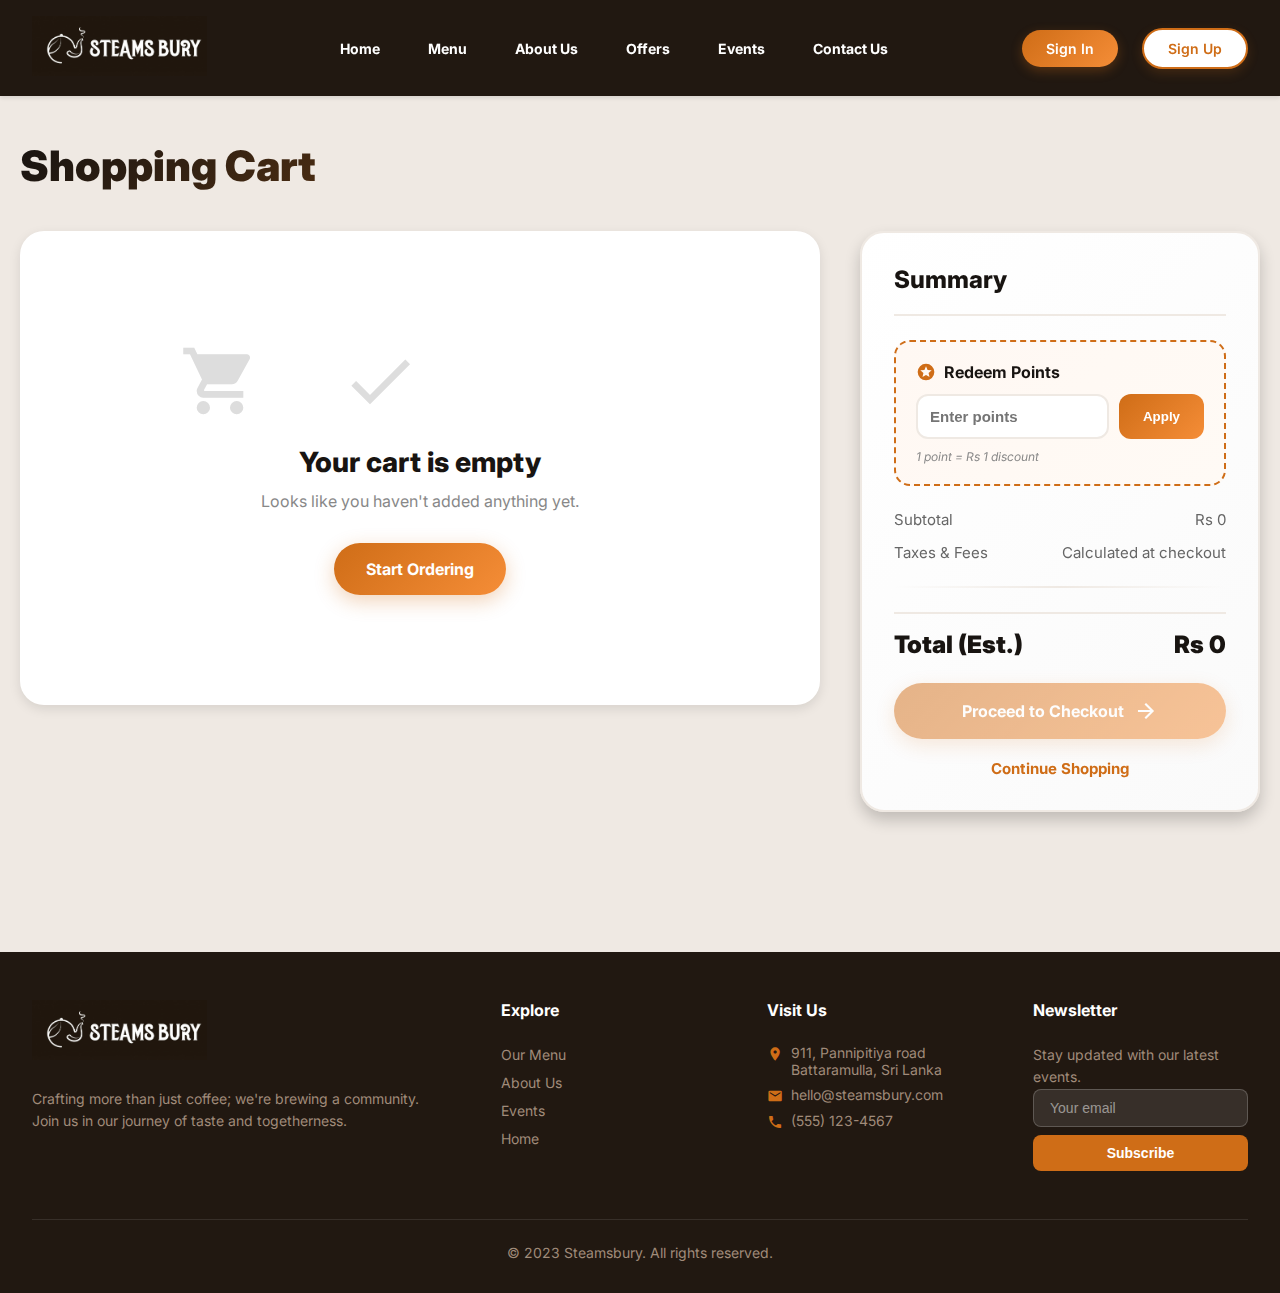
<file: cart.html>
<!DOCTYPE html>
<html lang="en">

<head>
    <meta charset="UTF-8">
    <meta name="viewport" content="width=device-width, initial-scale=1.0">
    <title>Your Cart - Steamsbury</title>
    <!-- Google Fonts -->
    <link rel="preconnect" href="https://fonts.googleapis.com">
    <link rel="preconnect" href="https://fonts.gstatic.com" crossorigin>
    <link href="https://fonts.googleapis.com/css2?family=Inter:wght@400;500;600;700;800;900&display=swap"
        rel="stylesheet">
    <!-- Material Icons -->
    <link rel="stylesheet" href="https://fonts.googleapis.com/icon?family=Material+Icons">
    <link href="https://fonts.googleapis.com/css2?family=Material+Symbols+Outlined:wght,FILL@100..700,0..1&display=swap"
        rel="stylesheet">
    <!-- Custom CSS -->
    <link rel="stylesheet" href="cart.css">
    <link rel="stylesheet" href="responsive-nav.css">
    <link rel="stylesheet" href="back-to-top.css">
    <script src="responsive-nav.js" defer></script>
</head>

<body>
    <!-- Header -->
    <header class="header">
        <div class="header-content">
            <!-- LOGO IMAGE -->
            <a href="index.html">
                <img src="./assets/navbarlogo.png" alt="Steamsbury Logo" class="logo">
            </a>

            <nav class="nav">
                <a href="index.html" class="nav-link">Home</a>
                <a href="menu.html" class="nav-link">Menu</a>
                <a href="aboutus.html" class="nav-link">About Us</a>
                <a href="offers.html" class="nav-link">Offers</a>
                <a href="event.html" class="nav-link">Events</a>
                <a href="contact.html" class="nav-link">Contact Us</a>
            </nav>

            <div class="header-actions">
                <a href="login.html" class="btn-signin">Sign In</a>
                <a href="login.html#signup" class="btn-signup">Sign Up</a>
                <button class="hamburger" id="mobileMenuBtn">
                    <span class="material-icons">menu</span>
                </button>
            </div>
        </div>
    </header>

    <!-- Mobile Menu Overlay -->
    <div class="mobile-menu-overlay" id="mobileMenuOverlay">
        <div class="mobile-menu">
            <div class="mobile-menu-header">
                <a href="index.html">
                    <img src="./assets/navbarlogo.png" alt="Steamsbury Logo" class="mobile-logo">
                </a>
                <button class="close-menu" id="closeMenuBtn">
                    <span class="material-icons">close</span>
                </button>
            </div>
            <nav class="mobile-nav">
                <a href="index.html" class="mobile-nav-link">Home</a>
                <a href="menu.html" class="mobile-nav-link">Menu</a>
                <a href="aboutus.html" class="mobile-nav-link">About Us</a>
                <a href="offers.html" class="mobile-nav-link">Offers</a>
                <a href="event.html" class="mobile-nav-link">Events</a>
                <a href="contact.html" class="mobile-nav-link">Contact Us</a>
            </nav>
            <div class="mobile-menu-footer">
                <div class="mobile-socials">
                    <a href="#" class="mobile-social-icon"><span class="material-icons">facebook</span></a>
                    <a href="#" class="mobile-social-icon"><span class="material-icons">camera_alt</span></a>
                    <a href="#" class="mobile-social-icon"><span class="material-icons">alternate_email</span></a>
                </div>
                <a href="login.html" class="btn-signin">Sign In</a>
            </div>
        </div>
    </div>

    <main class="cart-container">
        <h1 class="page-title">Shopping Cart</h1>

        <div class="cart-grid">
            <!-- Cart Items List -->
            <div class="cart-items-section">
                <div id="cartItemsList">
                    <!-- Items injected via JS -->
                    <div class="empty-cart-state" id="emptyCartState">
                        <span class="material-icons icon-large">shopping_cart_checkout</span>
                        <h3>Your cart is empty</h3>
                        <p>Looks like you haven't added anything yet.</p>
                        <a href="menu.html" class="btn btn-primary">Start Ordering</a>
                    </div>
                </div>
            </div>

            <!-- Cart Summary Sidebar -->
            <div class="cart-summary-section">
                <div class="summary-card">
                    <h3 class="summary-title">Summary</h3>

                    <!-- Redeem Points Section -->
                    <div class="points-section">
                        <label for="pointsInput" class="points-label">
                            <span class="material-icons">stars</span>
                            Redeem Points
                        </label>
                        <div class="points-input-group">
                            <input type="number" id="pointsInput" placeholder="Enter points" min="0" max="10000">
                            <button id="applyPointsBtn" class="btn-apply-points">Apply</button>
                        </div>
                        <p class="points-info" id="pointsInfo">1 point = Rs 1 discount</p>
                        <p class="points-success" id="pointsSuccess" style="display:none;"></p>
                    </div>

                    <div class="summary-row">
                        <span>Subtotal</span>
                        <span id="subtotalPrice">Rs 0</span>
                    </div>
                    <div class="summary-row" id="pointsDiscountRow" style="display:none;">
                        <span class="discount-text">
                            <span class="material-icons">loyalty</span>
                            Points Discount
                        </span>
                        <span class="discount-amount" id="pointsDiscount">- Rs 0</span>
                    </div>
                    <div class="summary-row">
                        <span>Taxes & Fees</span>
                        <span>Calculated at checkout</span>
                    </div>

                    <div class="divider"></div>

                    <div class="summary-row total">
                        <span>Total (Est.)</span>
                        <span id="totalPrice">Rs 0</span>
                    </div>

                    <a href="checkout.html" class="btn btn-primary btn-block" id="checkoutBtn">
                        Proceed to Checkout
                        <span class="material-icons">arrow_forward</span>
                    </a>

                    <a href="menu.html" class="btn-link-center">Continue Shopping</a>
                </div>
            </div>
        </div>
    </main>

    <!-- Footer -->
    <footer class="footer">
        <div class="container">
            <div class="footer-grid">
                <div class="footer-col">
                    <a href="index.html">
                        <img src="./assets/navbarlogo.png" alt="Steamsbury" class="footer-logo">
                    </a>
                    <p class="footer-text">
                        Crafting more than just coffee; we're brewing a community. Join us in our journey of taste and
                        togetherness.
                    </p>
                </div>
                <div class="footer-col">
                    <h4 class="footer-title">Explore</h4>
                    <ul class="footer-links">
                        <li><a href="menu.html">Our Menu</a></li>
                        <li><a href="aboutus.html">About Us</a></li>
                        <li><a href="event.html">Events</a></li>
                        <li><a href="index.html">Home</a></li>
                    </ul>
                </div>
                <div class="footer-col">
                    <h4 class="footer-title">Visit Us</h4>
                    <ul class="footer-contact">
                        <li>
                            <span class="material-icons">place</span>
                            <span>911, Pannipitiya road<br>Battaramulla, Sri Lanka</span>
                        </li>
                        <li>
                            <span class="material-icons">email</span>
                            <span>hello@steamsbury.com</span>
                        </li>
                        <li>
                            <span class="material-icons">phone</span>
                            <span>(555) 123-4567</span>
                        </li>
                    </ul>
                </div>
                <div class="footer-col">
                    <h4 class="footer-title">Newsletter</h4>
                    <p class="footer-text">Stay updated with our latest events.</p>
                    <form class="footer-newsletter-form">
                        <input type="email" placeholder="Your email" class="footer-newsletter-input">
                        <button type="submit" class="footer-newsletter-btn">Subscribe</button>
                    </form>
                </div>
            </div>
            <div class="footer-bottom">
                <p>© 2023 Steamsbury. All rights reserved.</p>
            </div>
        </div>
    </footer>

    <script src="cart.js"></script>
    <script src="back-to-top.js"></script>
</body>

</html>
</file>
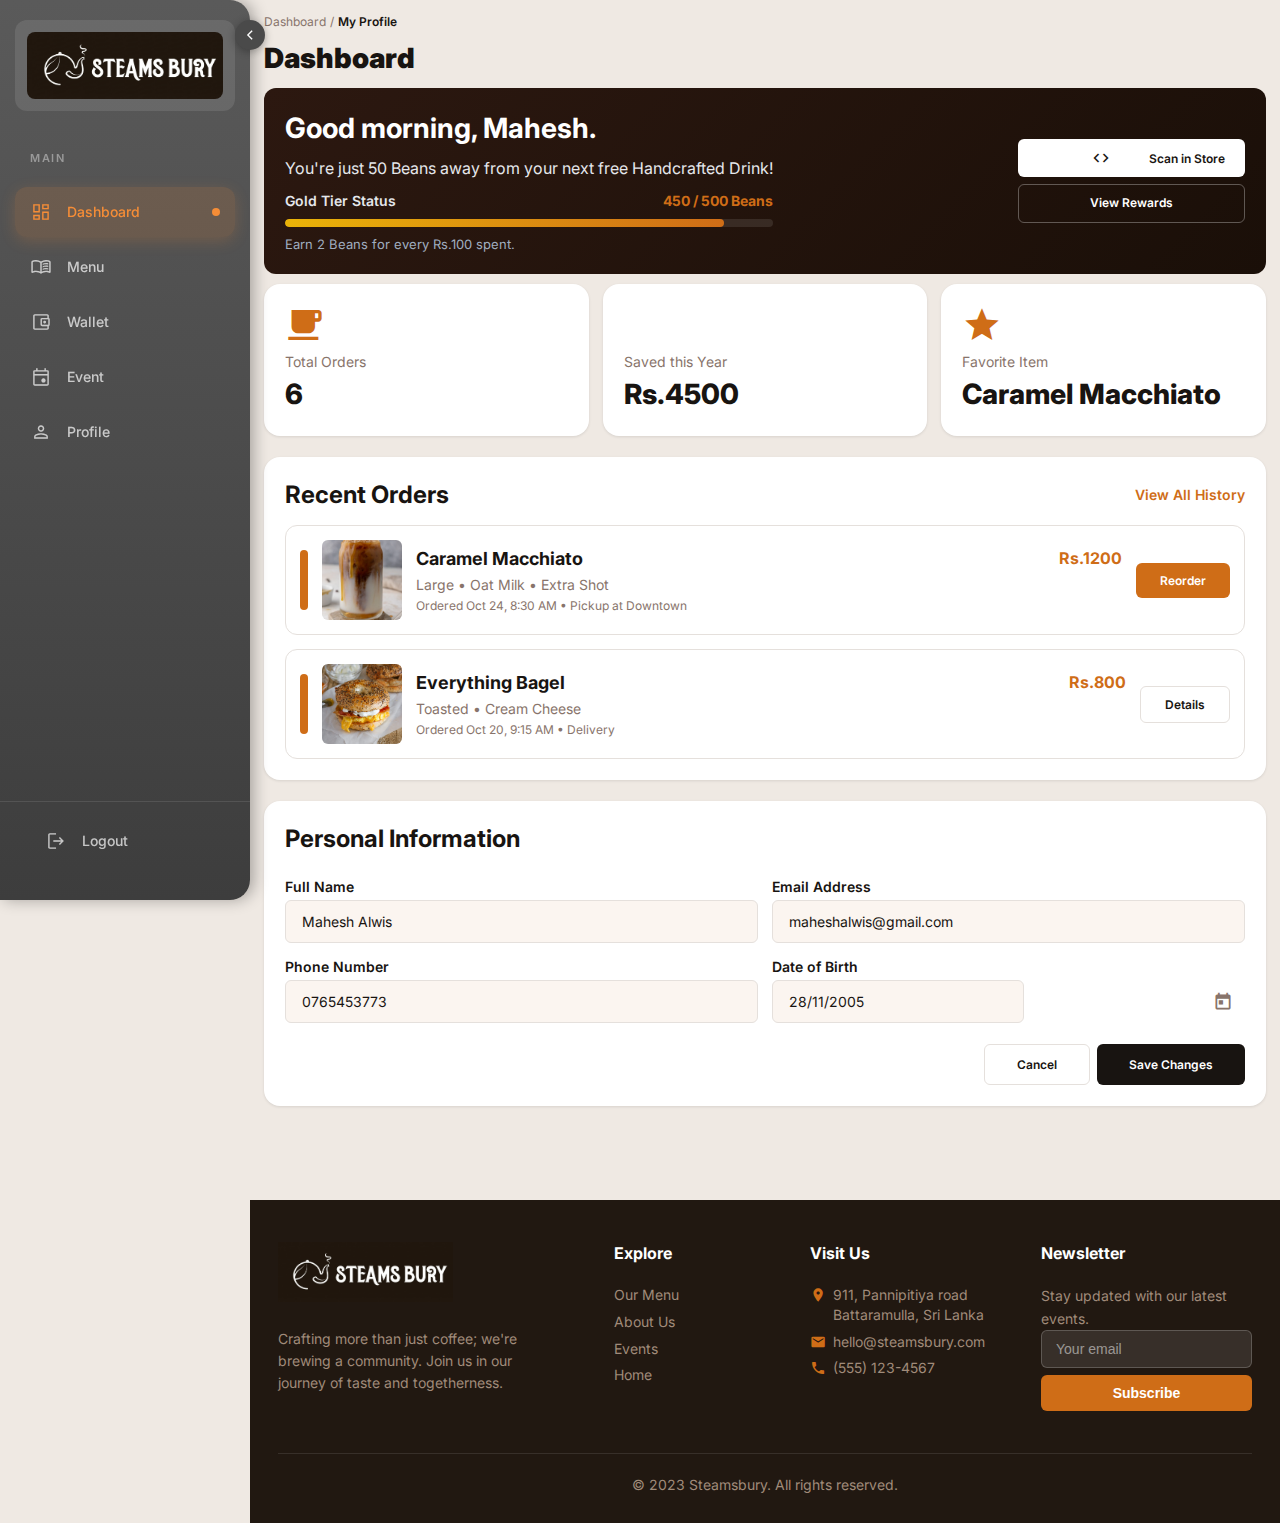
<file: dashboard.html>
<!DOCTYPE html>
<html lang="en">

<head>
    <meta charset="UTF-8">
    <meta name="viewport" content="width=device-width, initial-scale=1.0">
    <title>Dashboard (Updated) - Steamsbury</title>
    <link rel="stylesheet"
        href="https://fonts.googleapis.com/css2?family=Inter:wght@400;500;600;700;800;900&display=swap">
    <link rel="stylesheet" href="https://fonts.googleapis.com/icon?family=Material+Icons">
    <link href="https://fonts.googleapis.com/css2?family=Material+Symbols+Outlined" rel="stylesheet">
    <link rel="stylesheet" href="dashboard.css?v=3">
    <link rel="stylesheet" href="back-to-top.css">
</head>

<body>
    <!-- Mobile Header -->
    <header class="mobile-header">
        <a href="index.html">
            <img src="./assets/navbarlogo.png" alt="Steamsbury" class="mobile-logo">
        </a>
        <button class="hamburger-btn" id="mobileMenuBtn">
            <span class="material-icons">menu</span>
        </button>
    </header>

    <!-- Expandable Sidebar Navigation -->
    <div class="sidebar-navigation" id="sidebar">
        <!-- Toggle Button -->
        <button class="toggle-btn" id="toggleBtn">
            <span class="material-symbols-outlined">chevron_left</span>
        </button>

        <!-- Logo Section -->
        <div class="logo-section">
            <a href="index.html">
                <img src="./DashboardAssets/sidebar-logo.png" alt="Steams Bury" class="sidebar-logo-img">
            </a>
        </div>

        <!-- Navigation Section -->
        <nav class="nav-section">
            <div class="nav-title">MAIN</div>

            <ul class="nav-list">
                <li class="nav-item active" data-page="dashboard">
                    <a href="dashboard.html" class="nav-link-item">
                        <span class="material-symbols-outlined">dashboard</span>
                        <span class="nav-text">Dashboard</span>
                        <span class="nav-indicator"></span>
                    </a>
                </li>
                <li class="nav-item" data-page="menu-auth">
                    <a href="menu-auth.html" class="nav-link-item">
                        <span class="material-symbols-outlined">menu_book</span>
                        <span class="nav-text">Menu</span>
                    </a>
                </li>
                <li class="nav-item" data-page="wallet">
                    <a href="wallet.html" class="nav-link-item">
                        <span class="material-symbols-outlined">account_balance_wallet</span>
                        <span class="nav-text">Wallet</span>
                    </a>
                </li>
                <li class="nav-item" data-page="event-auth">
                    <a href="event-auth.html" class="nav-link-item">
                        <span class="material-symbols-outlined">event</span>
                        <span class="nav-text">Event</span>
                    </a>
                </li>
                <li class="nav-item" data-page="profile">
                    <a href="dashboard.html" class="nav-link-item">
                        <span class="material-symbols-outlined">person</span>
                        <span class="nav-text">Profile</span>
                    </a>
                </li>
            </ul>
        </nav>

        <!-- Logout Section -->
        <div class="logout-section">
            <a href="index.html" class="nav-link-item">
                <span class="material-symbols-outlined">logout</span>
                <span class="nav-text">Logout</span>
            </a>
        </div>
    </div>

    <div class="dashboard-wrapper">
        <!-- Main Content -->
        <main class="main-content" id="mainContent">
            <!-- Breadcrumb -->
            <nav class="breadcrumb">
                <a href="dashboard.html" class="breadcrumb-link">Dashboard</a>
                <span class="breadcrumb-separator">/</span>
                <span class="breadcrumb-current">My Profile</span>
            </nav>

            <h1 class="page-title">Dashboard</h1>

            <!-- Dashboard Grid -->
            <div class="dashboard-grid">
                <!-- Sidebar -->
                <!-- Sidebar removed (legacy) -->

                <!-- Main Dashboard Content -->
                <section class="dashboard-main">
                    <!-- Welcome Banner -->
                    <div class="welcome-banner">
                        <div class="banner-content">
                            <h2 class="banner-title">Good morning, Mahesh.</h2>
                            <p class="banner-subtitle">You're just 50 Beans away from your next free Handcrafted Drink!
                            </p>

                            <div class="progress-section">
                                <div class="progress-header">
                                    <span class="progress-label">Gold Tier Status</span>
                                    <span class="progress-value">450 / 500 Beans</span>
                                </div>
                                <div class="progress-bar">
                                    <div class="progress-fill" style="width: 90%"></div>
                                </div>
                                <p class="progress-info">Earn 2 Beans for every Rs.100 spent.</p>
                            </div>
                        </div>

                        <div class="banner-actions">
                            <button class="btn btn-scan">
                                <span class="material-icons">qr_code_2</span>
                                <span>Scan in Store</span>
                            </button>
                            <a href="wallet.html" class="btn btn-rewards"
                                style="text-decoration: none; display: inline-flex; align-items: center; justify-content: center;">View
                                Rewards</a>
                        </div>
                    </div>

                    <!-- Stats Cards -->
                    <div class="stats-grid">
                        <div class="stat-card">
                            <span class="stat-icon material-icons">local_cafe</span>
                            <p class="stat-label">Total Orders</p>
                            <h3 class="stat-value">24</h3>
                        </div>
                        <div class="stat-card">
                            <span class="stat-icon material-icons">savings</span>
                            <p class="stat-label">Saved this Year</p>
                            <h3 class="stat-value">Rs.4500</h3>
                        </div>
                        <div class="stat-card">
                            <span class="stat-icon material-icons">star</span>
                            <p class="stat-label">Favorite Item</p>
                            <h3 class="stat-value">Caramel Macchiato</h3>
                        </div>
                    </div>

                    <!-- Recent Orders -->
                    <div class="recent-orders">
                        <div class="section-header">
                            <h3 class="section-title">Recent Orders</h3>
                            <a href="#" class="view-all-link">View All History</a>
                        </div>

                        <div class="orders-list">
                            <!-- Order 1 -->
                            <div class="order-item">
                                <div class="order-indicator"></div>
                                <img src="./DashboardAssets/Starbucks-caramel-macchiato-latte-9-of-14.webp"
                                    alt="Caramel Macchiato" class="order-image">
                                <div class="order-details">
                                    <div class="order-header">
                                        <h4 class="order-name">Caramel Macchiato</h4>
                                        <span class="order-price">Rs.1200</span>
                                    </div>
                                    <p class="order-specs">Large • Oat Milk • Extra Shot</p>
                                    <p class="order-info">Ordered Oct 24, 8:30 AM • Pickup at Downtown</p>
                                </div>
                                <button class="btn btn-reorder">Reorder</button>
                            </div>

                            <!-- Order 2 -->
                            <div class="order-item">
                                <div class="order-indicator"></div>
                                <img src="./DashboardAssets/Everything-Bagel-Breakfast-Sandwich-6-scaled.jpg"
                                    alt="Everything Bagel" class="order-image">
                                <div class="order-details">
                                    <div class="order-header">
                                        <h4 class="order-name">Everything Bagel</h4>
                                        <span class="order-price">Rs.800</span>
                                    </div>
                                    <p class="order-specs">Toasted • Cream Cheese</p>
                                    <p class="order-info">Ordered Oct 20, 9:15 AM • Delivery</p>
                                </div>
                                <button class="btn btn-details">Details</button>
                            </div>
                        </div>
                    </div>

                    <!-- Personal Information -->
                    <div class="personal-info">
                        <h3 class="section-title">Personal Information</h3>

                        <form class="info-form">
                            <div class="form-grid">
                                <div class="form-group">
                                    <label class="form-label">Full Name</label>
                                    <input type="text" class="form-input" value="Mahesh Alwis">
                                </div>

                                <div class="form-group">
                                    <label class="form-label">Email Address</label>
                                    <input type="email" class="form-input" value="maheshalwis@gmail.com">
                                </div>

                                <div class="form-group">
                                    <label class="form-label">Phone Number</label>
                                    <input type="tel" class="form-input" value="0765453773">
                                </div>

                                <div class="form-group">
                                    <label class="form-label">Date of Birth</label>
                                    <div class="input-with-icon">
                                        <input type="text" class="form-input" value="28/11/2005">
                                        <span class="material-icons input-icon">calendar_today</span>
                                    </div>
                                </div>
                            </div>

                            <div class="form-actions">
                                <button type="button" class="btn btn-cancel">Cancel</button>
                                <button type="submit" class="btn btn-save">Save Changes</button>
                            </div>
                        </form>
                    </div>
                </section>
            </div>
        </main>

        <!-- Footer -->
        <footer class="footer">
            <div class="container">
                <div class="footer-grid">
                    <div class="footer-col">
                        <a href="index.html">
                            <img src="./assets/navbarlogo.png" alt="Steamsbury" class="footer-logo">
                        </a>
                        <p class="footer-text">
                            Crafting more than just coffee; we're brewing a community. Join us in our journey of taste and
                            togetherness.
                        </p>
                    </div>
                    <div class="footer-col">
                        <h4 class="footer-title">Explore</h4>
                        <ul class="footer-links">
                            <li><a href="menu.html">Our Menu</a></li>
                            <li><a href="aboutus.html">About Us</a></li>
                            <li><a href="event.html">Events</a></li>
                            <li><a href="index.html">Home</a></li>
                        </ul>
                    </div>
                    <div class="footer-col">
                        <h4 class="footer-title">Visit Us</h4>
                        <ul class="footer-contact">
                            <li>
                                <span class="material-icons">place</span>
                                <span>911, Pannipitiya road<br>Battaramulla, Sri Lanka</span>
                            </li>
                            <li>
                                <span class="material-icons">email</span>
                                <span>hello@steamsbury.com</span>
                            </li>
                            <li>
                                <span class="material-icons">phone</span>
                                <span>(555) 123-4567</span>
                            </li>
                        </ul>
                    </div>
                    <div class="footer-col">
                        <h4 class="footer-title">Newsletter</h4>
                        <p class="footer-text">Stay updated with our latest events.</p>
                        <form class="footer-newsletter-form">
                            <input type="email" placeholder="Your email" class="footer-newsletter-input">
                            <button type="submit" class="footer-newsletter-btn">Subscribe</button>
                        </form>
                    </div>
                </div>
                <div class="footer-bottom">
                    <p>© 2023 Steamsbury. All rights reserved.</p>
                </div>
            </div>
        </footer>
    </div>

    <script src="dashboard-auth.js?v=4"></script>
    <script src="back-to-top.js"></script>

    <!-- WhatsApp Floating Icon -->
    <a href="#" class="whatsapp-float">
        <img src="./assets/whatsapp.png" alt="WhatsApp">
    </a>
</body>

</html>
</file>
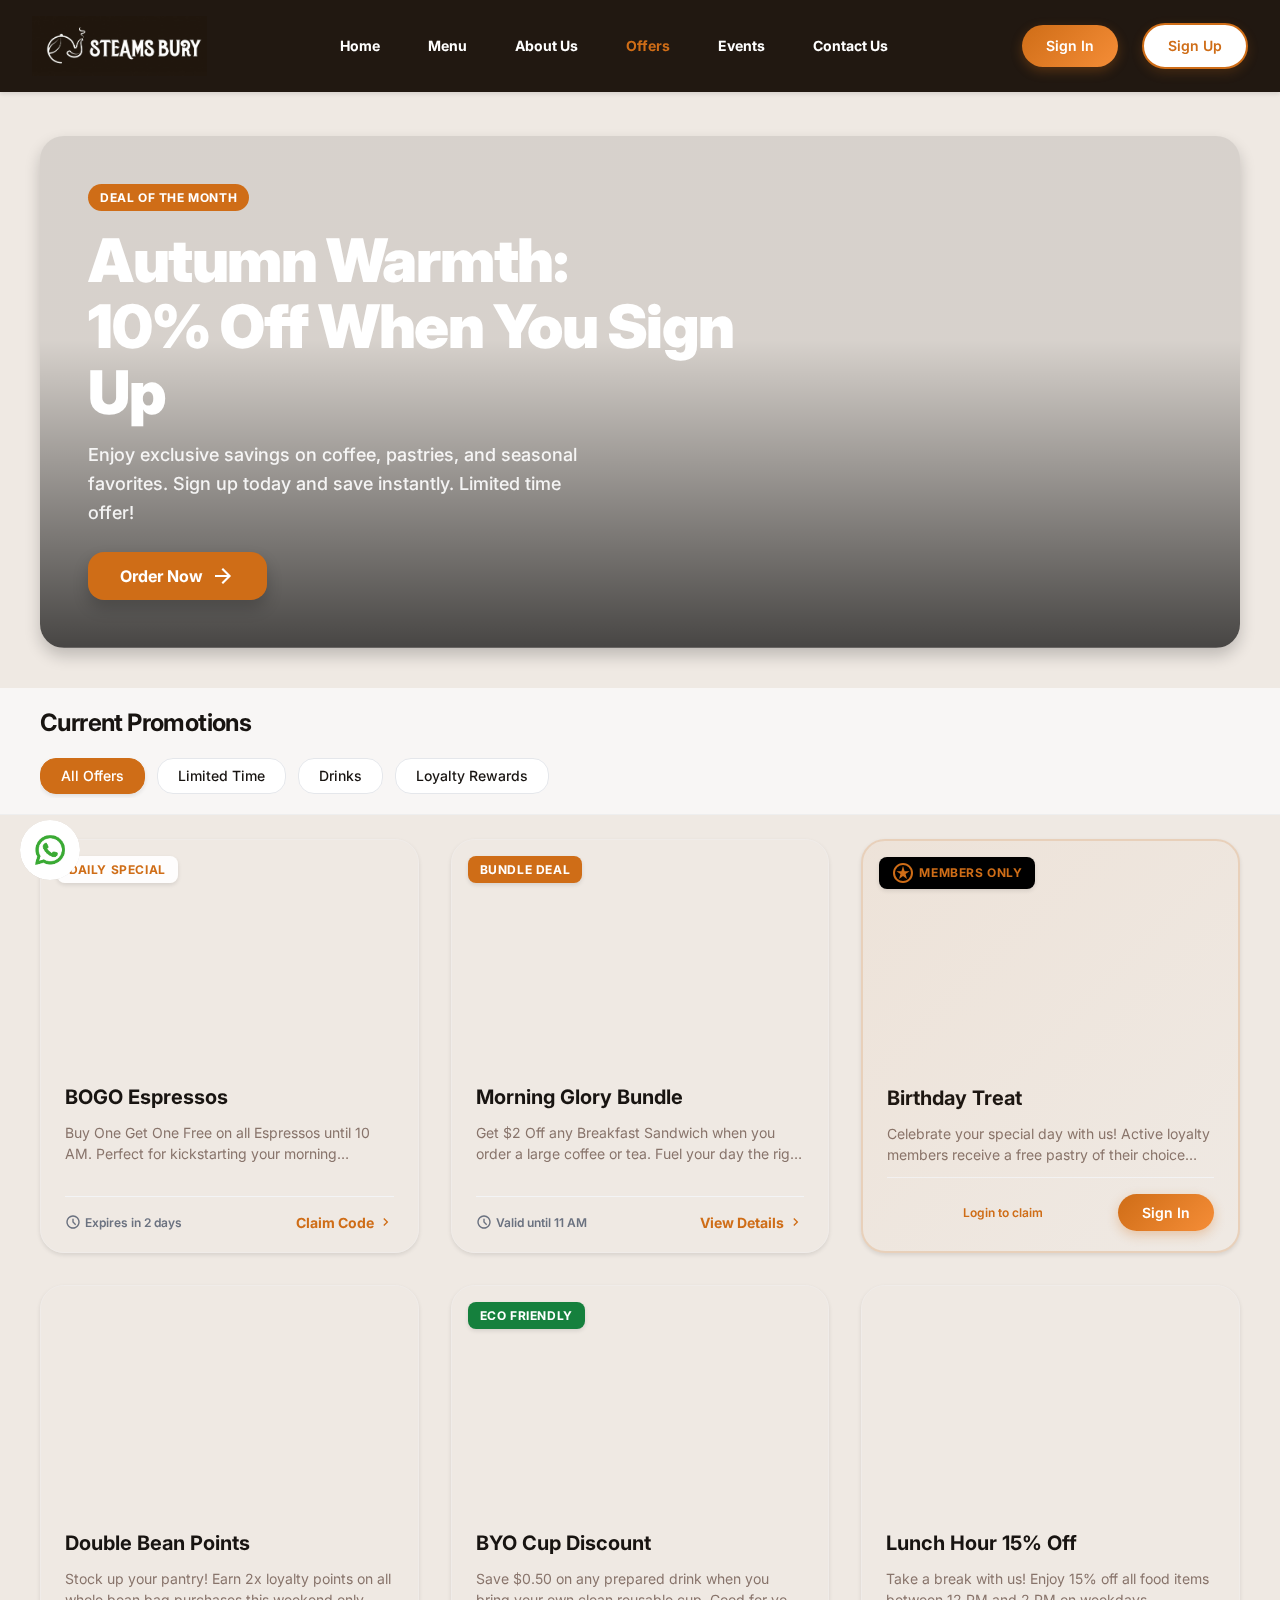
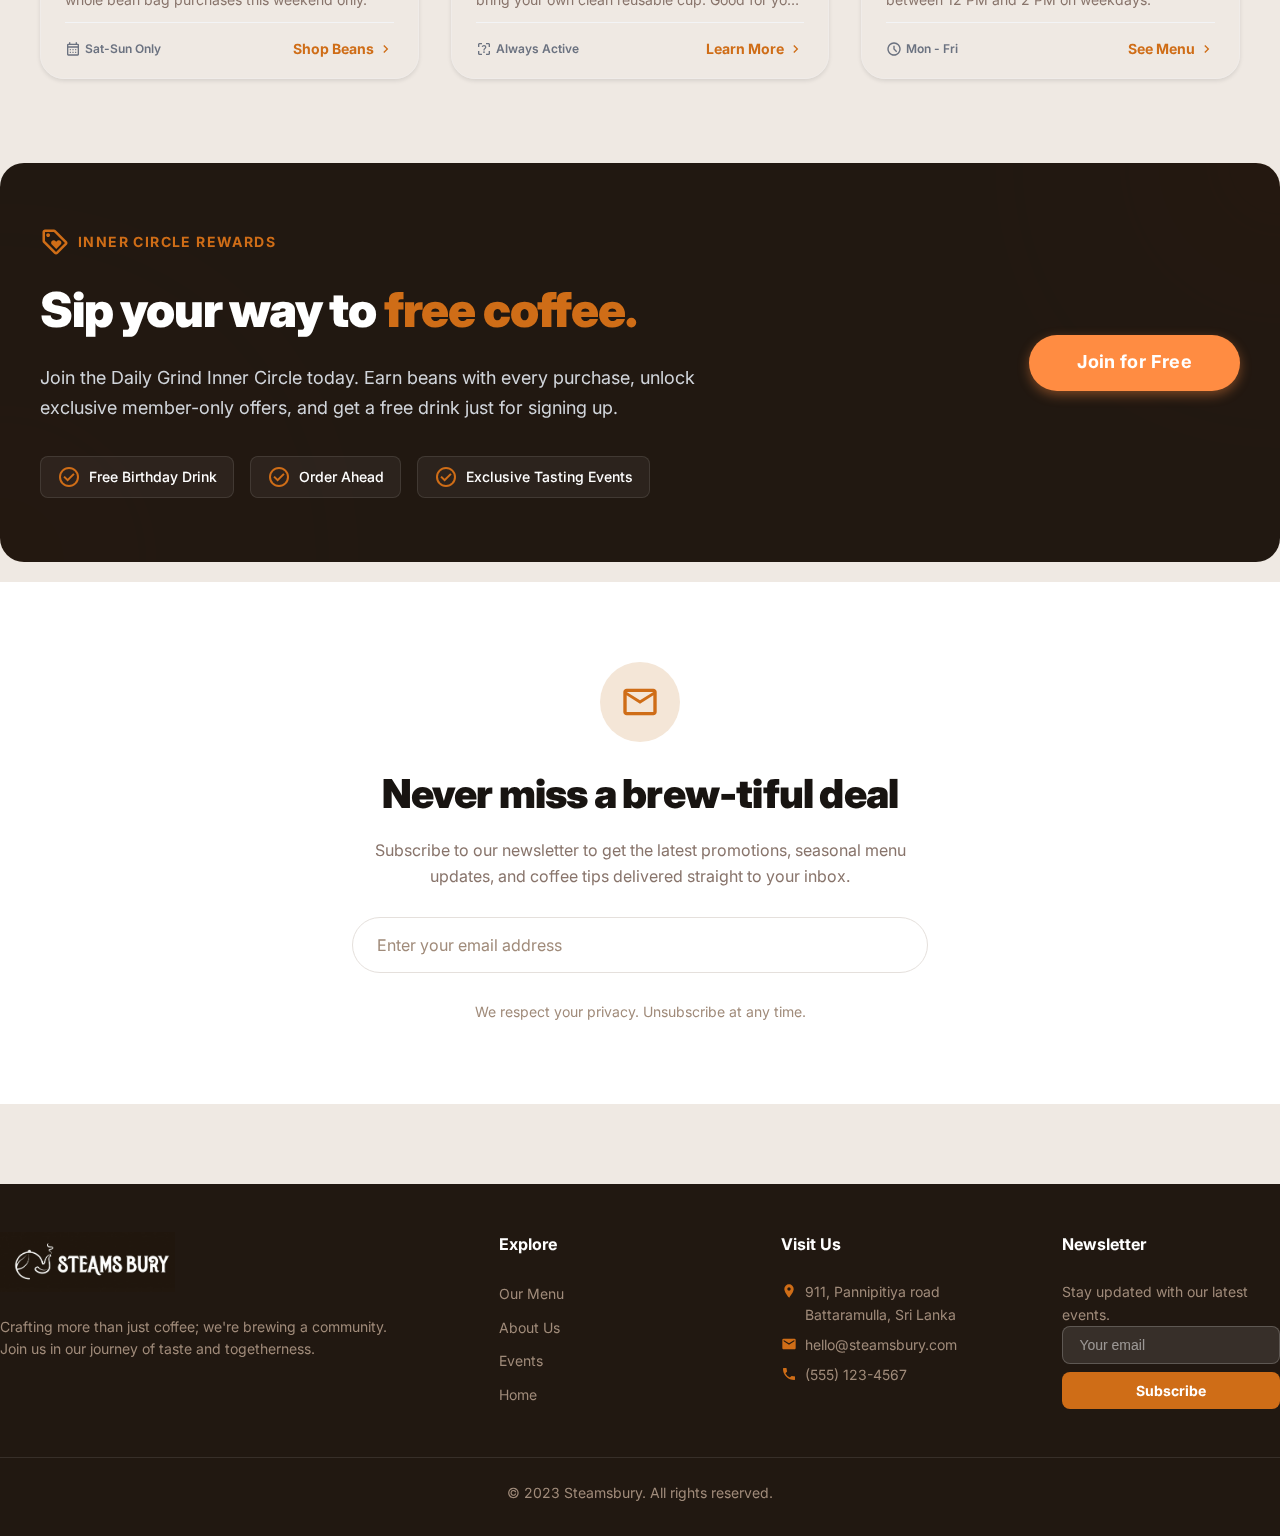
<file: offers.html>
<!DOCTYPE html>
<html lang="en">

<head>
    <meta charset="UTF-8">
    <meta name="viewport" content="width=device-width, initial-scale=1.0">
    <title>Offers - Steamsbury</title>
    <link rel="stylesheet"
        href="https://fonts.googleapis.com/css2?family=Inter:wght@400;500;600;700;800;900&display=swap">
    <link rel="stylesheet" href="https://fonts.googleapis.com/css2?family=Kurale:wght@400&display=swap">
    <link rel="stylesheet" href="https://fonts.googleapis.com/icon?family=Material+Icons">
    <link href="https://fonts.googleapis.com/css2?family=Material+Symbols+Outlined:wght,FILL@100..700,0..1&display=swap"
        rel="stylesheet">
    <link rel="stylesheet" href="offers.css">
    <link rel="stylesheet" href="responsive-nav.css">
    <link rel="stylesheet" href="back-to-top.css">
    <script src="responsive-nav.js" defer></script>
</head>

<body>
    <!-- Header -->
    <header class="header">
        <div class="header-content">
            <a href="index.html">
                <img src="./assets/navbarlogo.png" alt="Steamsbury Logo" class="logo">
            </a>
            <nav class="nav">
                <a href="index.html" class="nav-link">Home</a>
                <a href="menu.html" class="nav-link">Menu</a>
                <a href="aboutus.html" class="nav-link">About Us</a>
                <a href="offers.html" class="nav-link active">Offers</a>
                <a href="event.html" class="nav-link">Events</a>
                <a href="contact.html" class="nav-link">Contact Us</a>
            </nav>
            <div class="header-actions">
                <a href="login.html" class="btn-signin">Sign In</a>
                <a href="login.html#signup" class="btn-signup">Sign Up</a>
                <button class="hamburger" id="mobileMenuBtn">
                    <span class="material-icons">menu</span>
                </button>
            </div>
        </div>
    </header>

    <!-- Mobile Menu Overlay -->
    <div class="mobile-menu-overlay" id="mobileMenuOverlay">
        <div class="mobile-menu">
            <div class="mobile-menu-header">
                <a href="index.html">
                    <img src="./assets/navbarlogo.png" alt="Steamsbury Logo" class="mobile-logo">
                </a>
                <button class="close-menu" id="closeMenuBtn">
                    <span class="material-icons">close</span>
                </button>
            </div>
            <nav class="mobile-nav">
                <a href="index.html" class="mobile-nav-link">Home</a>
                <a href="menu.html" class="mobile-nav-link">Menu</a>
                <a href="aboutus.html" class="mobile-nav-link">About Us</a>
                <a href="offers.html" class="mobile-nav-link active">Offers</a>
                <a href="event.html" class="mobile-nav-link">Events</a>
                <a href="contact.html" class="mobile-nav-link">Contact Us</a>
            </nav>
            <div class="mobile-menu-footer">
                <div class="mobile-socials">
                    <a href="#" class="mobile-social-icon"><span class="material-icons">facebook</span></a>
                    <a href="#" class="mobile-social-icon"><span class="material-icons">camera_alt</span></a>
                    <a href="#" class="mobile-social-icon"><span class="material-icons">alternate_email</span></a>
                </div>
                <a href="login.html" class="btn-signin">Sign In</a>
            </div>
        </div>
    </div>
    <!-- Main Content -->
    <main class="main-content">
        <!-- Hero Section -->
        <section class="hero-section">
            <div class="hero-container">
                <div class="hero-background"
                    style="background-image: linear-gradient(to top, rgba(0, 0, 0, 0.7) 0%, rgba(0, 0, 0, 0.1) 60%), url('https://images.unsplash.com/photo-1572442388796-11668a67e53d?w=1200&h=600&fit=crop');">
                </div>
                <div class="hero-content">
                    <span class="hero-badge">Deal of the Month</span>
                    <h1 class="hero-title">Autumn Warmth:<br> 10% Off When You Sign Up</h1>
                    <p class="hero-description">
                        Enjoy exclusive savings on coffee, pastries, and seasonal favorites. Sign up today and save
                        instantly. Limited time offer!
                    </p>
                    <button class="btn-hero">
                        <span>Order Now</span>
                        <span class="material-symbols-outlined">arrow_forward</span>
                    </button>
                </div>
            </div>
        </section>

        <!-- Filters & Header -->
        <div class="filters-header">
            <div class="filters-container">
                <h2 class="section-title">Current Promotions</h2>
                <!-- Filter Chips -->
                <div class="filter-chips">
                    <button class="chip active" data-filter="all">All Offers</button>
                    <button class="chip" data-filter="limited">Limited Time</button>
                    <button class="chip" data-filter="drinks">Drinks</button>
                    <button class="chip" data-filter="loyalty">Loyalty Rewards</button>
                </div>
            </div>
        </div>

        <!-- Offers Grid -->
        <section class="offers-section">
            <div class="offers-grid">
                <!-- Offer Card 1 -->
                <div class="offer-card" data-category="limited drinks">
                    <div class="offer-image">
                        <span class="offer-badge badge-daily">Daily Special</span>
                        <div class="image-wrapper"
                            style="background-image: url('https://images.unsplash.com/photo-1511920170033-f8396924c348?w=400&h=300&fit=crop');">
                        </div>
                    </div>
                    <div class="offer-content">
                        <h3 class="offer-title">BOGO Espressos</h3>
                        <p class="offer-description">
                            Buy One Get One Free on all Espressos until 10 AM. Perfect for kickstarting your morning
                            commute with a friend.
                        </p>
                        <div class="offer-footer">
                            <span class="offer-expiry">
                                <span class="material-symbols-outlined">schedule</span>
                                Expires in 2 days
                            </span>
                            <button class="btn-link">
                                Claim Code
                                <span class="material-symbols-outlined">chevron_right</span>
                            </button>
                        </div>
                    </div>
                </div>

                <!-- Offer Card 2 -->
                <div class="offer-card" data-category="limited">
                    <div class="offer-image">
                        <span class="offer-badge badge-bundle">Bundle Deal</span>
                        <div class="image-wrapper"
                            style="background-image: url('https://images.unsplash.com/photo-1509042239860-f550ce710b93?w=400&h=300&fit=crop');">
                        </div>
                    </div>
                    <div class="offer-content">
                        <h3 class="offer-title">Morning Glory Bundle</h3>
                        <p class="offer-description">
                            Get $2 Off any Breakfast Sandwich when you order a large coffee or tea. Fuel your day
                            the right way.
                        </p>
                        <div class="offer-footer">
                            <span class="offer-expiry">
                                <span class="material-symbols-outlined">schedule</span>
                                Valid until 11 AM
                            </span>
                            <button class="btn-link">
                                View Details
                                <span class="material-symbols-outlined">chevron_right</span>
                            </button>
                        </div>
                    </div>
                </div>

                <!-- Offer Card 3 (Loyalty) -->
                <div class="offer-card loyalty-card" data-category="loyalty">
                    <div class="offer-image">
                        <span class="offer-badge badge-members">
                            <span class="material-symbols-outlined">stars</span>
                            Members Only
                        </span>
                        <div class="image-wrapper"
                            style="background-image: url('https://images.unsplash.com/photo-1578985545062-69928b1d9587?w=400&h=300&fit=crop');">
                        </div>
                    </div>
                    <div class="offer-content">
                        <h3 class="offer-title">Birthday Treat</h3>
                        <p class="offer-description">
                            Celebrate your special day with us! Active loyalty members receive a free pastry of
                            their choice during their birthday month.
                        </p>
                        <div class="offer-footer">
                            <span class="offer-expiry loyalty-text">Login to claim</span>
                            <button class="btn-signin">Sign In</button>
                        </div>
                    </div>
                </div>

                <!-- Offer Card 4 -->
                <div class="offer-card" data-category="loyalty">
                    <div class="offer-image">
                        <div class="image-wrapper"
                            style="background-image: url('https://images.unsplash.com/photo-1559056199-641a0ac8b55e?w=400&h=300&fit=crop');">
                        </div>
                    </div>
                    <div class="offer-content">
                        <h3 class="offer-title">Double Bean Points</h3>
                        <p class="offer-description">
                            Stock up your pantry! Earn 2x loyalty points on all whole bean bag purchases this
                            weekend only.
                        </p>
                        <div class="offer-footer">
                            <span class="offer-expiry">
                                <span class="material-symbols-outlined">calendar_month</span>
                                Sat-Sun Only
                            </span>
                            <button class="btn-link">
                                Shop Beans
                                <span class="material-symbols-outlined">chevron_right</span>
                            </button>
                        </div>
                    </div>
                </div>

                <!-- Offer Card 5 -->
                <div class="offer-card" data-category="drinks">
                    <div class="offer-image">
                        <span class="offer-badge badge-eco">Eco Friendly</span>
                        <div class="image-wrapper"
                            style="background-image: url('https://images.unsplash.com/photo-1544787219-7f47ccb76574?w=400&h=300&fit=crop');">
                        </div>
                    </div>
                    <div class="offer-content">
                        <h3 class="offer-title">BYO Cup Discount</h3>
                        <p class="offer-description">
                            Save $0.50 on any prepared drink when you bring your own clean reusable cup. Good for
                            your wallet, great for the planet.
                        </p>
                        <div class="offer-footer">
                            <span class="offer-expiry">
                                <span class="material-symbols-outlined">indeterminate_question_box</span>
                                Always Active
                            </span>
                            <button class="btn-link">
                                Learn More
                                <span class="material-symbols-outlined">chevron_right</span>
                            </button>
                        </div>
                    </div>
                </div>

                <!-- Offer Card 6 -->
                <div class="offer-card" data-category="limited">
                    <div class="offer-image">
                        <div class="image-wrapper"
                            style="background-image: url('https://images.unsplash.com/photo-1509042239860-f550ce710b93?w=400&h=300&fit=crop');">
                        </div>
                    </div>
                    <div class="offer-content">
                        <h3 class="offer-title">Lunch Hour 15% Off</h3>
                        <p class="offer-description">
                            Take a break with us! Enjoy 15% off all food items between 12 PM and 2 PM on weekdays.
                        </p>
                        <div class="offer-footer">
                            <span class="offer-expiry">
                                <span class="material-symbols-outlined">schedule</span>
                                Mon - Fri
                            </span>
                            <button class="btn-link">
                                See Menu
                                <span class="material-symbols-outlined">chevron_right</span>
                            </button>
                        </div>
                    </div>
                </div>
            </div>
        </section>

        <!-- Loyalty Section Banner -->
        <section class="loyalty-banner">
            <div class="loyalty-content">
                <div class="loyalty-text">
                    <div class="loyalty-header">
                        <span class="material-symbols-outlined">loyalty</span>
                        <span class="loyalty-subtitle">Inner Circle Rewards</span>
                    </div>
                    <h2 class="loyalty-title">
                        Sip your way to <span class="highlight">free coffee.</span>
                    </h2>
                    <p class="loyalty-description">
                        Join the Daily Grind Inner Circle today. Earn beans with every purchase, unlock exclusive
                        member-only offers, and get a free drink just for signing up.
                    </p>
                    <div class="loyalty-features">
                        <div class="feature-badge">
                            <span class="material-symbols-outlined">check_circle</span>
                            <span>Free Birthday Drink</span>
                        </div>
                        <div class="feature-badge">
                            <span class="material-symbols-outlined">check_circle</span>
                            <span>Order Ahead</span>
                        </div>
                        <div class="feature-badge">
                            <span class="material-symbols-outlined">check_circle</span>
                            <span>Exclusive Tasting Events</span>
                        </div>
                    </div>
                </div>
                <div class="loyalty-cta">
                    <a href="login.html" class="btn-loyalty">Join for Free</a>
                </div>
            </div>
        </section>

        <!-- Newsletter Section -->
        <section class="newsletter-section">
            <div class="newsletter-container">
                <div class="newsletter-icon">
                    <span class="material-symbols-outlined">mail</span>
                </div>
                <h2 class="newsletter-title">Never miss a brew-tiful deal</h2>
                <p class="newsletter-description">
                    Subscribe to our newsletter to get the latest promotions, seasonal menu updates, and coffee tips
                    delivered straight to your inbox.
                </p>
                <form class="newsletter-form" id="newsletterForm">
                    <input type="email" class="newsletter-input" placeholder="Enter your email address" required>
                </form>
                <p class="newsletter-privacy">
                    We respect your privacy. Unsubscribe at any time.
                </p>
            </div>
        </section>
    </main>

    <!-- Footer -->
    <footer class="footer">
        <div class="container">
            <div class="footer-grid">
                <div class="footer-col">
                    <a href="index.html">
                        <img src="./assets/navbarlogo.png" alt="Steamsbury" class="footer-logo">
                    </a>
                    <p class="footer-text">
                        Crafting more than just coffee; we're brewing a community. Join us in our journey of taste and
                        togetherness.
                    </p>
                </div>
                <div class="footer-col">
                    <h4 class="footer-title">Explore</h4>
                    <ul class="footer-links">
                        <li><a href="menu.html">Our Menu</a></li>
                        <li><a href="aboutus.html">About Us</a></li>
                        <li><a href="event.html">Events</a></li>
                        <li><a href="index.html">Home</a></li>
                    </ul>
                </div>
                <div class="footer-col">
                    <h4 class="footer-title">Visit Us</h4>
                    <ul class="footer-contact">
                        <li>
                            <span class="material-icons">place</span>
                            <span>911, Pannipitiya road<br>Battaramulla, Sri Lanka</span>
                        </li>
                        <li>
                            <span class="material-icons">email</span>
                            <span>hello@steamsbury.com</span>
                        </li>
                        <li>
                            <span class="material-icons">phone</span>
                            <span>(555) 123-4567</span>
                        </li>
                    </ul>
                </div>
                <div class="footer-col">
                    <h4 class="footer-title">Newsletter</h4>
                    <p class="footer-text">Stay updated with our latest events.</p>
                    <form class="footer-newsletter-form">
                        <input type="email" placeholder="Your email" class="footer-newsletter-input">
                        <button type="submit" class="footer-newsletter-btn">Subscribe</button>
                    </form>
                </div>
            </div>
            <div class="footer-bottom">
                <p>© 2023 Steamsbury. All rights reserved.</p>
            </div>
        </div>
    </footer>

    <script src="offers.js"></script>
    <script src="back-to-top.js"></script>
    <!-- WhatsApp Floating Icon -->
    <a href="#" class="whatsapp-float">
        <img src="./assets/whatsapp.png" alt="WhatsApp">
    </a>
</body>

</html>
</file>
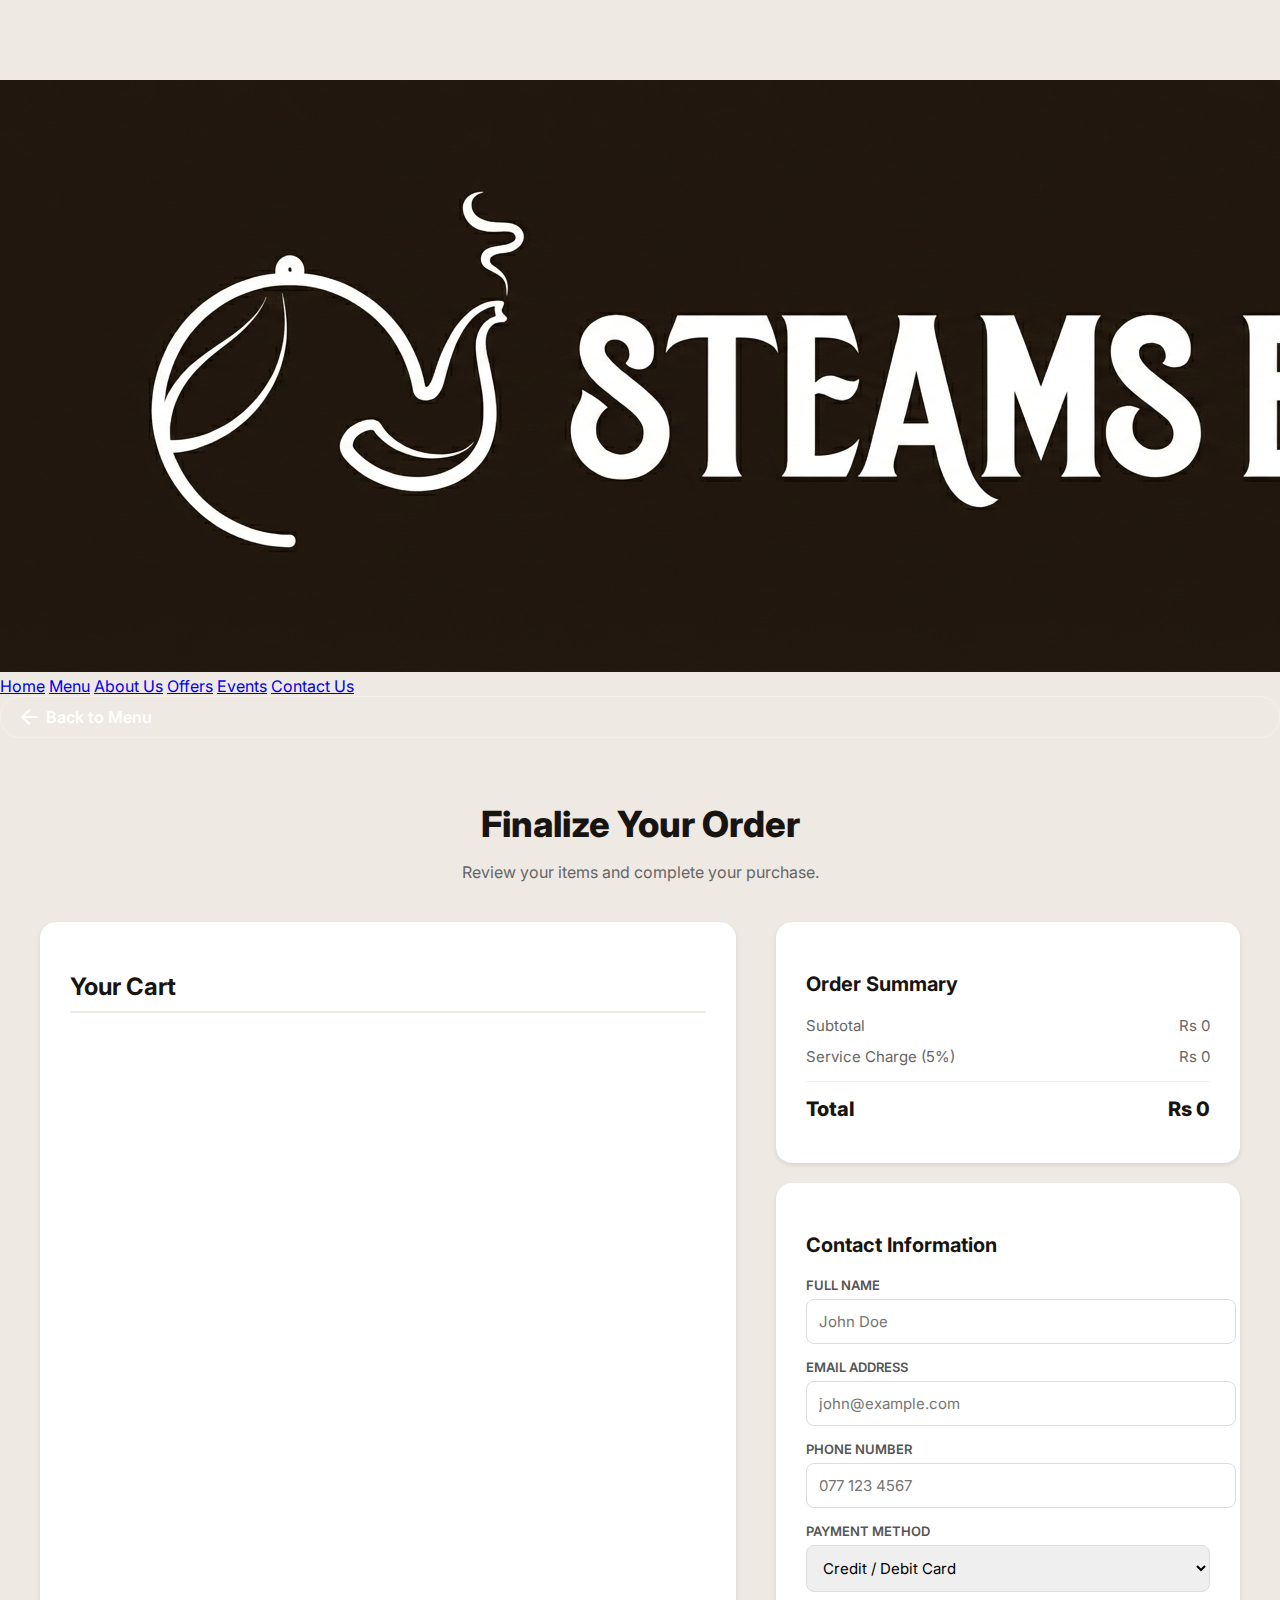
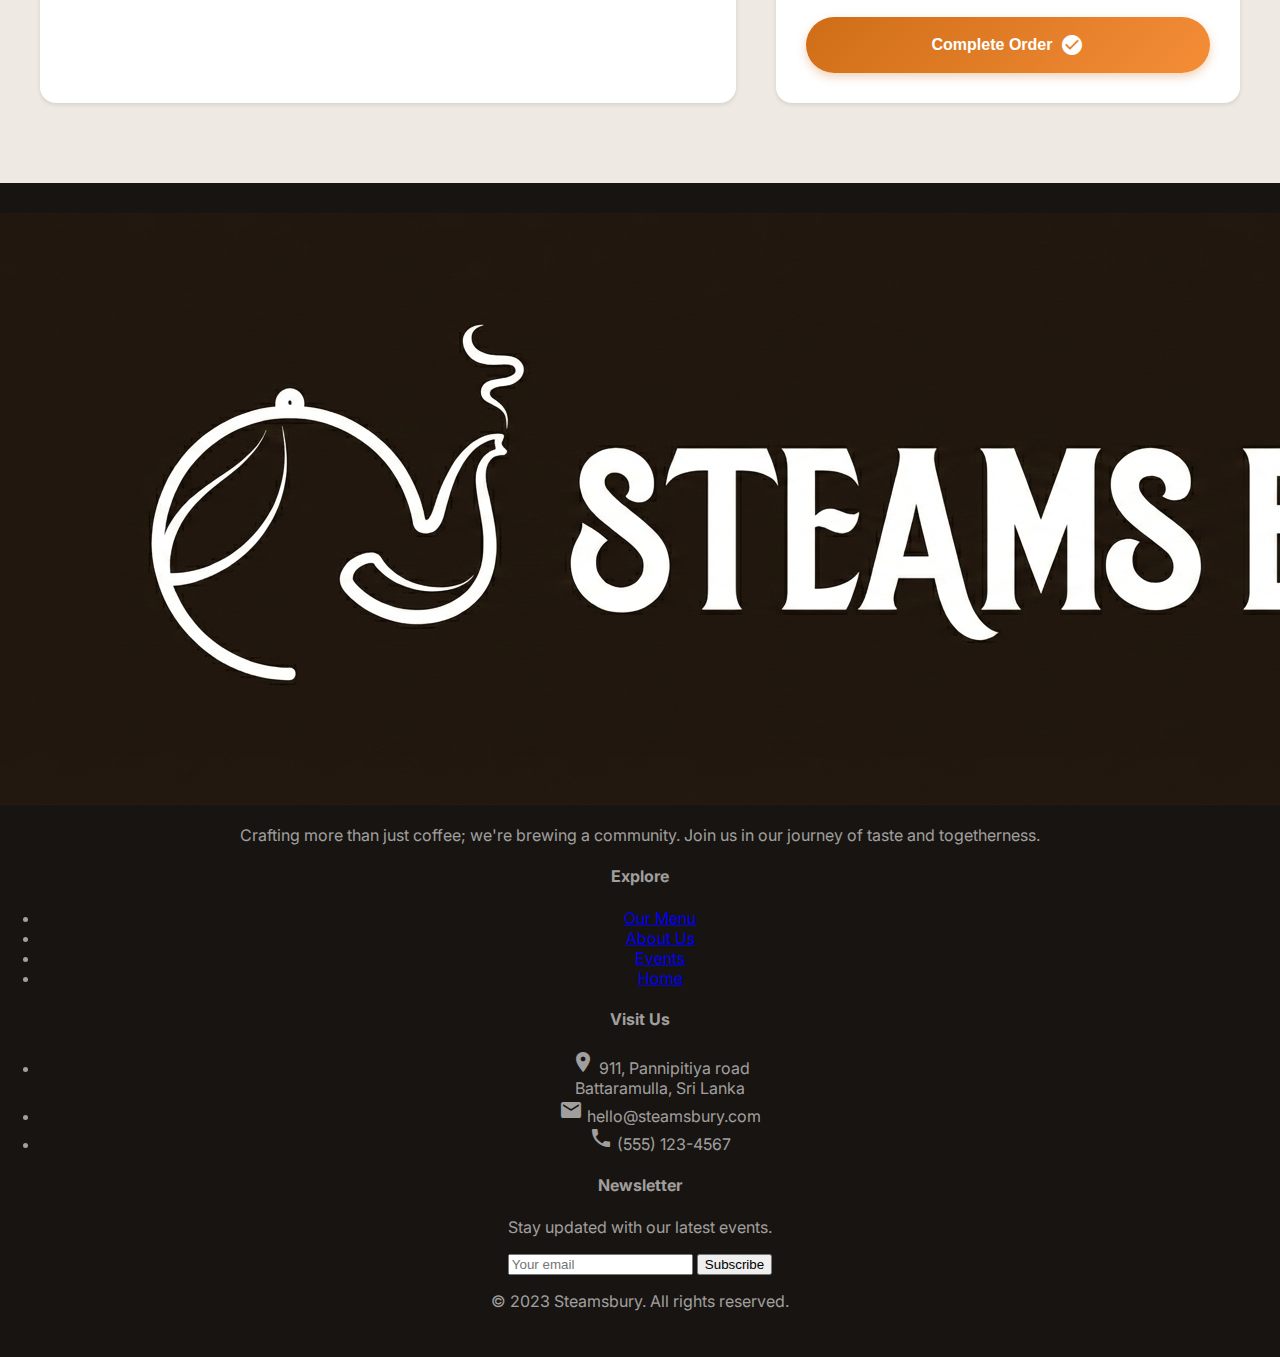
<file: transaction.html>
<!DOCTYPE html>
<html lang="en">

<head>
    <meta charset="UTF-8">
    <meta name="viewport" content="width=device-width, initial-scale=1.0">
    <title>Checkout - Steamsbury</title>
    <!-- Google Fonts -->
    <link rel="preconnect" href="https://fonts.googleapis.com">
    <link rel="preconnect" href="https://fonts.gstatic.com" crossorigin>
    <link href="https://fonts.googleapis.com/css2?family=Inter:wght@400;500;600;700;800;900&display=swap"
        rel="stylesheet">
    <!-- Material Icons -->
    <link rel="stylesheet" href="https://fonts.googleapis.com/icon?family=Material+Icons">
    <link href="https://fonts.googleapis.com/css2?family=Material+Symbols+Outlined:wght,FILL@100..700,0..1&display=swap"
        rel="stylesheet">
    <!-- Custom CSS -->
    <link rel="stylesheet" href="transaction.css">
    <link rel="stylesheet" href="responsive-nav.css">
    <link rel="stylesheet" href="back-to-top.css">
    <script src="responsive-nav.js" defer></script>
</head>

<body>
    <!-- Header -->
    <header class="header">
        <div class="header-content">
            <!-- LOGO IMAGE -->
            <a href="index.html">
                <img src="./assets/navbarlogo.png" alt="Steamsbury Logo" class="logo">
            </a>

            <nav class="nav">
                <a href="index.html" class="nav-link">Home</a>
                <a href="menu.html" class="nav-link">Menu</a>
                <a href="aboutus.html" class="nav-link">About Us</a>
                <a href="offers.html" class="nav-link">Offers</a>
                <a href="event.html" class="nav-link">Events</a>
                <a href="contact.html" class="nav-link">Contact Us</a>
            </nav>

            <div class="header-actions">
                <a href="menu.html" class="btn-secondary-outline">
                    <span class="material-icons">arrow_back</span> Back to Menu
                </a>
                <button class="hamburger" id="mobileMenuBtn">
                    <span class="material-icons">menu</span>
                </button>
            </div>
        </div>
    </header>

    <!-- Mobile Menu Overlay -->
    <div class="mobile-menu-overlay" id="mobileMenuOverlay">
        <div class="mobile-menu">
            <div class="mobile-menu-header">
                <a href="index.html">
                    <img src="./assets/navbarlogo.png" alt="Steamsbury Logo" class="mobile-logo">
                </a>
                <button class="close-menu" id="closeMenuBtn">
                    <span class="material-icons">close</span>
                </button>
            </div>
            <nav class="mobile-nav">
                <a href="index.html" class="mobile-nav-link">Home</a>
                <a href="menu.html" class="mobile-nav-link">Menu</a>
                <a href="aboutus.html" class="mobile-nav-link">About Us</a>
                <a href="offers.html" class="mobile-nav-link">Offers</a>
                <a href="event.html" class="mobile-nav-link">Events</a>
                <a href="contact.html" class="mobile-nav-link">Contact Us</a>
            </nav>
            <div class="mobile-menu-footer">
                <div class="mobile-socials">
                    <a href="#" class="mobile-social-icon"><span class="material-icons">facebook</span></a>
                    <a href="#" class="mobile-social-icon"><span class="material-icons">camera_alt</span></a>
                    <a href="#" class="mobile-social-icon"><span class="material-icons">alternate_email</span></a>
                </div>
                <a href="login.html" class="btn-signin">Sign In</a>
            </div>
        </div>
    </div>

    <main class="checkout-container">
        <div class="checkout-header">
            <h1 class="page-title">Finalize Your Order</h1>
            <p class="page-subtitle">Review your items and complete your purchase.</p>
        </div>

        <div class="checkout-grid">
            <!-- Left Column: Cart Items -->
            <div class="cart-section">
                <h2 class="section-heading">Your Cart</h2>
                <div class="cart-items" id="cartItemsContainer">
                    <!-- Items will be injected here via JS -->
                    <div class="empty-cart-message" id="emptyCartMessage">
                        <span class="material-icons">shopping_bag</span>
                        <p>Your cart is empty.</p>
                        <a href="menu.html" class="btn btn-primary">Browse Menu</a>
                    </div>
                </div>
            </div>

            <!-- Right Column: Summary & Form -->
            <div class="summary-section">
                <!-- Order Summary -->
                <div class="order-summary-card">
                    <h3 class="summary-title">Order Summary</h3>

                    <div class="summary-row">
                        <span>Subtotal</span>
                        <span id="summarySubtotal">Rs 0</span>
                    </div>
                    <div class="summary-row">
                        <span>Service Charge (5%)</span>
                        <span id="summaryTax">Rs 0</span>
                    </div>
                    <div class="summary-divider"></div>
                    <div class="summary-row total">
                        <span>Total</span>
                        <span id="summaryTotal">Rs 0</span>
                    </div>
                </div>

                <!-- Checkout Form -->
                <div class="checkout-form-card">
                    <h3 class="form-title">Contact Information</h3>
                    <form id="checkoutForm">
                        <div class="form-group">
                            <label>Full Name</label>
                            <input type="text" id="custName" placeholder="John Doe" required>
                        </div>
                        <div class="form-group">
                            <label>Email Address</label>
                            <input type="email" id="custEmail" placeholder="john@example.com" required>
                        </div>
                        <div class="form-group">
                            <label>Phone Number</label>
                            <input type="tel" id="custPhone" placeholder="077 123 4567" required>
                        </div>
                        <div class="form-group">
                            <label>Payment Method</label>
                            <select id="paymentMethod" required>
                                <option value="card" selected>Credit / Debit Card</option>
                                <option value="cash">Cash on Delivery</option>
                            </select>
                        </div>

                        <button type="submit" class="btn btn-primary btn-block">
                            Complete Order
                            <span class="material-icons">check_circle</span>
                        </button>
                    </form>
                </div>
            </div>
        </div>
    </main>

    <!-- Footer -->
    <footer class="footer">
        <div class="container">
            <div class="footer-grid">
                <div class="footer-col">
                    <a href="index.html">
                        <img src="./assets/navbarlogo.png" alt="Steamsbury" class="footer-logo">
                    </a>
                    <p class="footer-text">
                        Crafting more than just coffee; we're brewing a community. Join us in our journey of taste and
                        togetherness.
                    </p>
                </div>
                <div class="footer-col">
                    <h4 class="footer-title">Explore</h4>
                    <ul class="footer-links">
                        <li><a href="menu.html">Our Menu</a></li>
                        <li><a href="aboutus.html">About Us</a></li>
                        <li><a href="event.html">Events</a></li>
                        <li><a href="index.html">Home</a></li>
                    </ul>
                </div>
                <div class="footer-col">
                    <h4 class="footer-title">Visit Us</h4>
                    <ul class="footer-contact">
                        <li>
                            <span class="material-icons">place</span>
                            <span>911, Pannipitiya road<br>Battaramulla, Sri Lanka</span>
                        </li>
                        <li>
                            <span class="material-icons">email</span>
                            <span>hello@steamsbury.com</span>
                        </li>
                        <li>
                            <span class="material-icons">phone</span>
                            <span>(555) 123-4567</span>
                        </li>
                    </ul>
                </div>
                <div class="footer-col">
                    <h4 class="footer-title">Newsletter</h4>
                    <p class="footer-text">Stay updated with our latest events.</p>
                    <form class="footer-newsletter-form">
                        <input type="email" placeholder="Your email" class="footer-newsletter-input">
                        <button type="submit" class="footer-newsletter-btn">Subscribe</button>
                    </form>
                </div>
            </div>
            <div class="footer-bottom">
                <p>© 2023 Steamsbury. All rights reserved.</p>
            </div>
        </div>
    </footer>

    <script src="transaction.js"></script>
    <script src="back-to-top.js"></script>
</body>

</html>
</file>
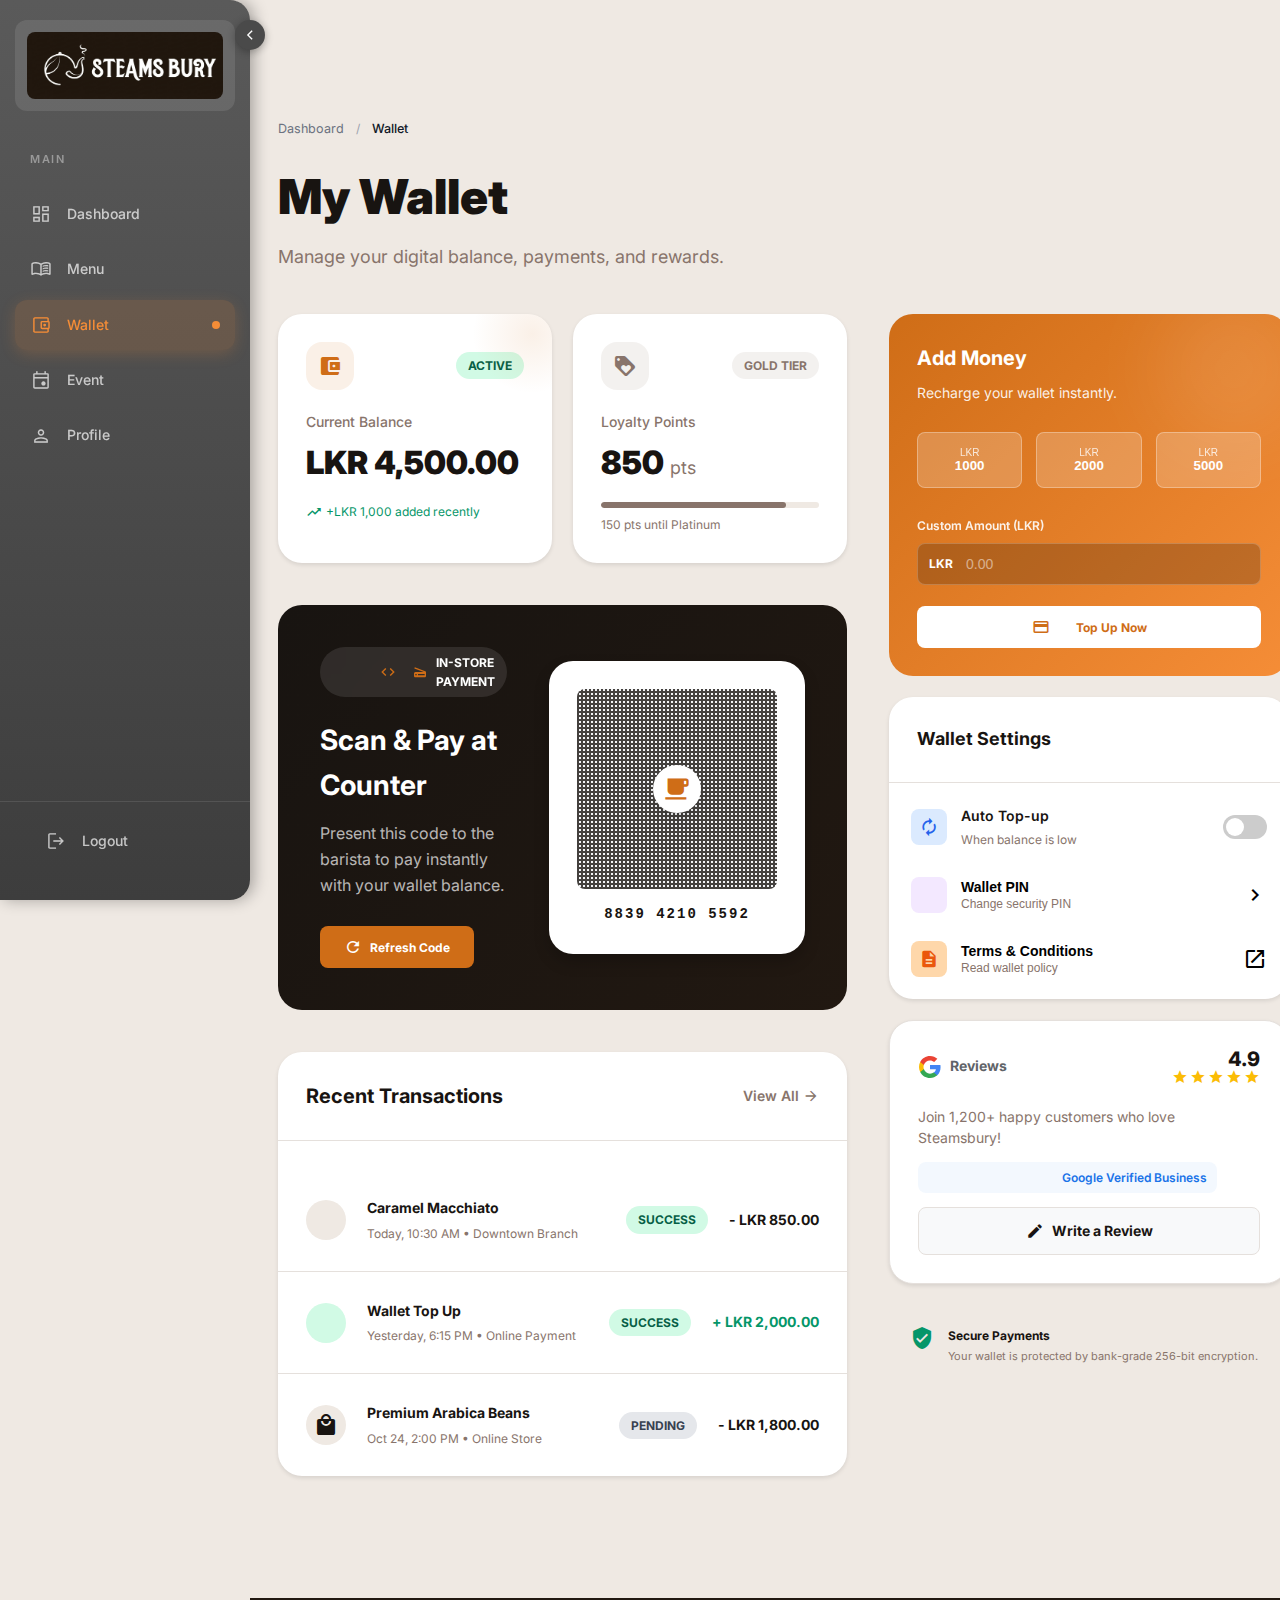
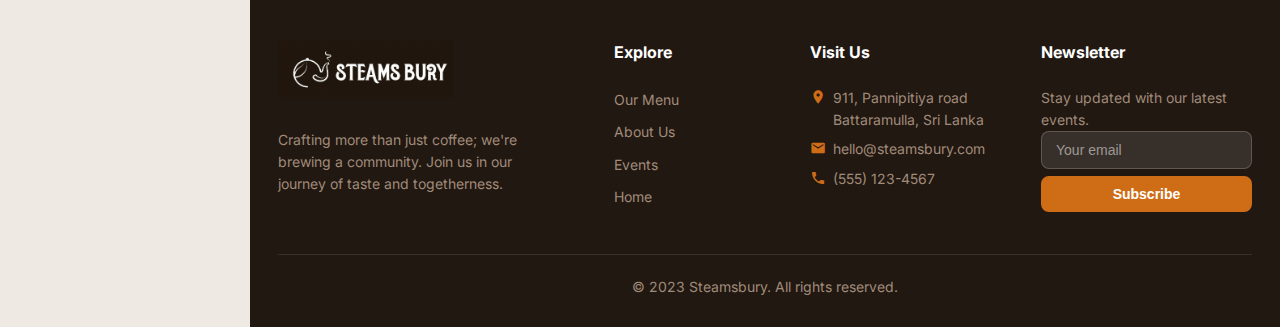
<file: wallet.html>
<!DOCTYPE html>
<html lang="en">

<head>
    <meta charset="UTF-8">
    <meta name="viewport" content="width=device-width, initial-scale=1.0">
    <title>Wallet - Steamsbury</title>
    <link rel="stylesheet"
        href="https://fonts.googleapis.com/css2?family=Inter:wght@400;500;600;700;800;900&display=swap">
    <link rel="stylesheet" href="https://fonts.googleapis.com/icon?family=Material+Icons">
    <link href="https://fonts.googleapis.com/css2?family=Material+Symbols+Outlined" rel="stylesheet">
    <link rel="stylesheet" href="dashboard.css?v=5">
    <link rel="stylesheet" href="wallet.css?v=5">
    <link rel="stylesheet" href="back-to-top.css">
</head>

<body>
    <!-- Mobile Header -->
    <header class="mobile-header">
        <a href="index.html">
            <img src="./assets/navbarlogo.png" alt="Steamsbury" class="mobile-logo">
        </a>
        <button class="hamburger-btn" id="mobileMenuBtn">
            <span class="material-icons">menu</span>
        </button>
    </header>

    <!-- Expandable Sidebar Navigation -->
    <div class="sidebar-navigation" id="sidebar">
        <!-- Toggle Button -->
        <button class="toggle-btn" id="toggleBtn">
            <span class="material-symbols-outlined">chevron_left</span>
        </button>

        <!-- Logo Section -->
        <div class="logo-section">
            <a href="index.html">
                <img src="./DashboardAssets/sidebar-logo.png" alt="Steams Bury" class="sidebar-logo-img">
            </a>
        </div>

        <!-- Navigation Section -->
        <nav class="nav-section">
            <div class="nav-title">MAIN</div>

            <ul class="nav-list">
                <li class="nav-item" data-page="dashboard">
                    <a href="dashboard.html" class="nav-link-item">
                        <span class="material-symbols-outlined">dashboard</span>
                        <span class="nav-text">Dashboard</span>
                    </a>
                </li>
                <li class="nav-item" data-page="menu-auth">
                    <a href="menu-auth.html" class="nav-link-item">
                        <span class="material-symbols-outlined">menu_book</span>
                        <span class="nav-text">Menu</span>
                    </a>
                </li>
                <li class="nav-item active" data-page="wallet">
                    <a href="wallet.html" class="nav-link-item">
                        <span class="material-symbols-outlined">account_balance_wallet</span>
                        <span class="nav-text">Wallet</span>
                        <span class="nav-indicator"></span>
                    </a>
                </li>
                <li class="nav-item" data-page="event-auth">
                    <a href="event-auth.html" class="nav-link-item">
                        <span class="material-symbols-outlined">event</span>
                        <span class="nav-text">Event</span>
                    </a>
                </li>
                <li class="nav-item" data-page="profile">
                    <a href="dashboard.html" class="nav-link-item">
                        <span class="material-symbols-outlined">person</span>
                        <span class="nav-text">Profile</span>
                    </a>
                </li>
            </ul>
        </nav>

        <!-- Logout Section -->
        <div class="logout-section">
            <a href="index.html" class="nav-link-item">
                <span class="material-symbols-outlined">logout</span>
                <span class="nav-text">Logout</span>
            </a>
        </div>
    </div>

    <div class="dashboard-wrapper">

        <!-- Main Content -->
        <main class="wallet-main">
            <div class="container">
                <!-- Page Header -->
                <div class="page-header">
                    <!-- Breadcrumb -->
                    <div class="breadcrumb" style="margin-bottom: 20px;">
                        <a href="dashboard.html" class="breadcrumb-link"
                            style="color: #6B7280; text-decoration: none; font-size: 0.9rem;">Dashboard</a>
                        <span class="breadcrumb-separator" style="margin: 0 8px; color: #9CA3AF;">/</span>
                        <span class="breadcrumb-current"
                            style="color: #111827; font-weight: 500; font-size: 0.9rem;">Wallet</span>
                    </div>
                    <h1 class="page-title">My Wallet</h1>
                    <p class="page-subtitle">Manage your digital balance, payments, and rewards.</p>
                </div>

                <!-- Wallet Grid -->
                <div class="wallet-grid">
                    <!-- Left Column -->
                    <div class="wallet-left">
                        <!-- Balance Cards -->
                        <div class="balance-cards">
                            <!-- Current Balance -->
                            <div class="balance-card">
                                <div class="card-glow"></div>
                                <div class="card-header">
                                    <div class="card-icon balance-icon">
                                        <span class="material-icons">account_balance_wallet</span>
                                    </div>
                                    <span class="status-badge active">Active</span>
                                </div>
                                <p class="card-label">Current Balance</p>
                                <h2 class="card-value">LKR 4,500.00</h2>
                                <p class="card-info success">
                                    <span class="material-icons">trending_up</span>
                                    +LKR 1,000 added recently
                                </p>
                            </div>

                            <!-- Loyalty Points -->
                            <div class="balance-card">
                                <div class="card-header">
                                    <div class="card-icon loyalty-icon">
                                        <span class="material-icons">loyalty</span>
                                    </div>
                                    <span class="status-badge gold">Gold Tier</span>
                                </div>
                                <p class="card-label">Loyalty Points</p>
                                <h2 class="card-value">850 <span class="pts">pts</span></h2>
                                <div class="progress-bar">
                                    <div class="progress-fill" style="width: 85%"></div>
                                </div>
                                <p class="card-info">150 pts until Platinum</p>
                            </div>
                        </div>

                        <!-- QR Code Section -->
                        <div class="qr-section">
                            <div class="qr-content">
                                <div class="qr-text">
                                    <div class="qr-badge">
                                        <span class="material-icons">qr_code_scanner</span>
                                        <span>In-Store Payment</span>
                                    </div>
                                    <h3>Scan & Pay at Counter</h3>
                                    <p>Present this code to the barista to pay instantly with your wallet balance.</p>
                                    <button class="btn btn-refresh">
                                        <span class="material-icons">refresh</span>
                                        Refresh Code
                                    </button>
                                </div>
                                <div class="qr-code-wrapper">
                                    <div class="qr-code">
                                        <div class="qr-image">
                                            <div class="qr-center">
                                                <span class="material-icons">local_cafe</span>
                                            </div>
                                        </div>
                                        <p class="qr-number">8839 4210 5592</p>
                                    </div>
                                </div>
                            </div>
                        </div>

                        <!-- Recent Transactions -->
                        <div class="transactions-section">
                            <div class="section-header">
                                <h3>Recent Transactions</h3>
                                <a href="#" class="view-all">
                                    View All
                                    <span class="material-icons">arrow_forward</span>
                                </a>
                            </div>

                            <div class="transactions-list">
                                <!-- Transaction 1 -->
                                <div class="transaction-item">
                                    <div class="transaction-icon coffee">
                                        <span class="material-icons">coffee</span>
                                    </div>
                                    <div class="transaction-details">
                                        <h4>Caramel Macchiato</h4>
                                        <p>Today, 10:30 AM • Downtown Branch</p>
                                    </div>
                                    <div class="transaction-right">
                                        <span class="status-badge success">Success</span>
                                        <span class="transaction-amount debit">- LKR 850.00</span>
                                    </div>
                                </div>

                                <!-- Transaction 2 -->
                                <div class="transaction-item">
                                    <div class="transaction-icon topup">
                                        <span class="material-icons">add_card</span>
                                    </div>
                                    <div class="transaction-details">
                                        <h4>Wallet Top Up</h4>
                                        <p>Yesterday, 6:15 PM • Online Payment</p>
                                    </div>
                                    <div class="transaction-right">
                                        <span class="status-badge success">Success</span>
                                        <span class="transaction-amount credit">+ LKR 2,000.00</span>
                                    </div>
                                </div>

                                <!-- Transaction 3 -->
                                <div class="transaction-item">
                                    <div class="transaction-icon shop">
                                        <span class="material-icons">local_mall</span>
                                    </div>
                                    <div class="transaction-details">
                                        <h4>Premium Arabica Beans</h4>
                                        <p>Oct 24, 2:00 PM • Online Store</p>
                                    </div>
                                    <div class="transaction-right">
                                        <span class="status-badge pending">Pending</span>
                                        <span class="transaction-amount debit">- LKR 1,800.00</span>
                                    </div>
                                </div>
                            </div>
                        </div>
                    </div>

                    <!-- Right Column -->
                    <div class="wallet-right">
                        <!-- Add Money Card -->
                        <div class="add-money-card">
                            <div class="add-money-glow"></div>
                            <h3>Add Money</h3>
                            <p>Recharge your wallet instantly.</p>

                            <div class="quick-amounts">
                                <button class="amount-btn">
                                    <span class="amount-label">LKR</span>
                                    1000
                                </button>
                                <button class="amount-btn">
                                    <span class="amount-label">LKR</span>
                                    2000
                                </button>
                                <button class="amount-btn">
                                    <span class="amount-label">LKR</span>
                                    5000
                                </button>
                            </div>

                            <div class="custom-amount">
                                <label>Custom Amount (LKR)</label>
                                <div class="amount-input">
                                    <span class="currency">LKR</span>
                                    <input type="number" placeholder="0.00">
                                </div>
                                <button class="btn btn-topup">
                                    <span class="material-icons">payments</span>
                                    Top Up Now
                                </button>
                            </div>
                        </div>

                        <!-- Wallet Settings -->
                        <div class="settings-card">
                            <div class="settings-header">
                                <h3>Wallet Settings</h3>
                            </div>
                            <div class="settings-list">
                                <!-- Auto Top-up -->
                                <div class="setting-item">
                                    <div class="setting-left">
                                        <div class="setting-icon auto">
                                            <span class="material-icons">autorenew</span>
                                        </div>
                                        <div>
                                            <h4>Auto Top-up</h4>
                                            <p>When balance is low</p>
                                        </div>
                                    </div>
                                    <label class="toggle-switch">
                                        <input type="checkbox">
                                        <span class="toggle-slider"></span>
                                    </label>
                                </div>

                                <!-- Wallet PIN -->
                                <button class="setting-item clickable">
                                    <div class="setting-left">
                                        <div class="setting-icon pin">
                                            <span class="material-icons">password</span>
                                        </div>
                                        <div>
                                            <h4>Wallet PIN</h4>
                                            <p>Change security PIN</p>
                                        </div>
                                    </div>
                                    <span class="material-icons">chevron_right</span>
                                </button>

                                <!-- Terms & Conditions -->
                                <button class="setting-item clickable">
                                    <div class="setting-left">
                                        <div class="setting-icon terms">
                                            <span class="material-icons">description</span>
                                        </div>
                                        <div>
                                            <h4>Terms & Conditions</h4>
                                            <p>Read wallet policy</p>
                                        </div>
                                    </div>
                                    <span class="material-icons">open_in_new</span>
                                </button>
                            </div>
                        </div>

                        <!-- Google Reviews Card -->
                        <div class="google-reviews-card">
                            <div class="reviews-header">
                                <div class="google-logo">
                                    <svg viewBox="0 0 24 24" width="24" height="24">
                                        <path
                                            d="M22.56 12.25c0-.78-.07-1.53-.2-2.25H12v4.26h5.92c-.26 1.37-1.04 2.53-2.21 3.31v2.77h3.57c2.08-1.92 3.28-4.74 3.28-8.09z"
                                            fill="#4285F4" />
                                        <path
                                            d="M12 23c2.97 0 5.46-.98 7.28-2.66l-3.57-2.77c-.98.66-2.23 1.06-3.71 1.06-2.86 0-5.29-1.93-6.16-4.53H2.18v2.84C3.99 20.53 7.7 23 12 23z"
                                            fill="#34A853" />
                                        <path
                                            d="M5.84 14.09c-.22-.66-.35-1.36-.35-2.09s.13-1.43.35-2.09V7.07H2.18C1.43 8.55 1 10.22 1 12s.43 3.45 1.18 4.93l2.85-2.22.81-.62z"
                                            fill="#FBBC05" />
                                        <path
                                            d="M12 5.38c1.62 0 3.06.56 4.21 1.64l3.15-3.15C17.45 2.09 14.97 1 12 1 7.7 1 3.99 3.47 2.18 7.07l3.66 2.84c.87-2.6 3.3-4.53 6.16-4.53z"
                                            fill="#EA4335" />
                                    </svg>
                                    <span>Reviews</span>
                                </div>
                                <div class="rating-badge">
                                    <span class="rating-number">4.9</span>
                                    <div class="rating-stars">
                                        <span class="material-icons">star</span>
                                        <span class="material-icons">star</span>
                                        <span class="material-icons">star</span>
                                        <span class="material-icons">star</span>
                                        <span class="material-icons">star</span>
                                    </div>
                                </div>
                            </div>
                            <div class="reviews-content">
                                <p class="trust-text">Join 1,200+ happy customers who love Steamsbury!</p>
                                <div class="google-summary">
                                    <span class="material-icons">verified</span>
                                    <span>Google Verified Business</span>
                                </div>
                                <a href="https://search.google.com/local/writereview?placeid=YOUR_PLACE_ID"
                                    target="_blank" class="btn btn-review">
                                    <span class="material-icons">edit</span>
                                    Write a Review
                                </a>
                            </div>
                        </div>

                        <!-- Security Notice -->
                        <div class="security-notice">
                            <span class="material-icons">verified_user</span>
                            <div>
                                <h4>Secure Payments</h4>
                                <p>Your wallet is protected by bank-grade 256-bit encryption.</p>
                            </div>
                        </div>
                    </div>
                </div>
            </div>
        </main>

        <!-- Footer -->
        <footer class="footer">
            <div class="container">
                <div class="footer-grid">
                    <div class="footer-col">
                        <a href="index.html">
                            <img src="./assets/navbarlogo.png" alt="Steamsbury" class="footer-logo">
                        </a>
                        <p class="footer-text">
                            Crafting more than just coffee; we're brewing a community. Join us in our journey of taste and
                            togetherness.
                        </p>
                    </div>
                    <div class="footer-col">
                        <h4 class="footer-title">Explore</h4>
                        <ul class="footer-links">
                            <li><a href="menu.html">Our Menu</a></li>
                            <li><a href="aboutus.html">About Us</a></li>
                            <li><a href="event.html">Events</a></li>
                            <li><a href="index.html">Home</a></li>
                        </ul>
                    </div>
                    <div class="footer-col">
                        <h4 class="footer-title">Visit Us</h4>
                        <ul class="footer-contact">
                            <li>
                                <span class="material-icons">place</span>
                                <span>911, Pannipitiya road<br>Battaramulla, Sri Lanka</span>
                            </li>
                            <li>
                                <span class="material-icons">email</span>
                                <span>hello@steamsbury.com</span>
                            </li>
                            <li>
                                <span class="material-icons">phone</span>
                                <span>(555) 123-4567</span>
                            </li>
                        </ul>
                    </div>
                    <div class="footer-col">
                        <h4 class="footer-title">Newsletter</h4>
                        <p class="footer-text">Stay updated with our latest events.</p>
                        <form class="footer-newsletter-form">
                            <input type="email" placeholder="Your email" class="footer-newsletter-input">
                            <button type="submit" class="footer-newsletter-btn">Subscribe</button>
                        </form>
                    </div>
                </div>
                <div class="footer-bottom">
                    <p>© 2023 Steamsbury. All rights reserved.</p>
                </div>
            </div>
        </footer>


    </div>

    <script src="dashboard-auth.js?v=4"></script>

    <script src="wallet.js"></script>
    <script src="back-to-top.js"></script>
    <!-- WhatsApp Floating Icon -->
    <a href="#" class="whatsapp-float">
        <img src="./assets/whatsapp.png" alt="WhatsApp">
    </a>
</body>

</html>
</file>
<file: cart.css>
/* Cart Page Styles - Premium Design */

:root {
    --color-primary: #CF6D17;
    --color-primary-light: #F58D37;
    --color-dark: #181411;
    --color-dark-medium: #211811;
    --color-beige: #EFE9E3;
    --color-white: #FFFFFF;
    --color-text-secondary: #88746B;

    --border-radius: 8px;
    --border-radius-lg: 16px;
    --border-radius-full: 9999px;
    --shadow-sm: 0 2px 4px rgba(0, 0, 0, 0.1);
    --shadow-md: 0 4px 12px rgba(0, 0, 0, 0.1);
    --shadow-lg: 0 8px 16px rgba(0, 0, 0, 0.2);
}

* {
    margin: 0;
    padding: 0;
    box-sizing: border-box;
}

body {
    font-family: 'Inter', sans-serif;
    background-color: var(--color-beige);
    color: var(--color-dark);
    margin: 0;
    padding-top: 80px;
    min-height: 100vh;
}

/* Header Styles from index.css */
.header {
    position: fixed;
    top: 0;
    left: 0;
    right: 0;
    background: var(--color-dark-medium);
    box-shadow: var(--shadow-sm);
    z-index: 1000;
    padding: 1rem 0;
}

.header-content {
    max-width: 1440px;
    margin: 0 auto;
    padding: 0 2rem;
    display: flex;
    align-items: center;
    justify-content: space-between;
    gap: 2rem;
}

.logo {
    height: 60px;
    width: auto;
    object-fit: contain;
}

.nav {
    display: flex;
    gap: 2rem;
}

.nav-link {
    color: var(--color-white);
    font-weight: 700;
    font-size: 14px;
    transition: color 0.3s;
    padding: 0.5rem;
    text-decoration: none;
}

.nav-link:hover {
    color: var(--color-primary);
}

.header-actions {
    display: flex;
    align-items: center;
    gap: 1.5rem;
}

.btn-signin {
    position: relative;
    display: inline-flex;
    align-items: center;
    justify-content: center;
    padding: 10px 24px;
    background: linear-gradient(135deg, var(--color-primary) 0%, var(--color-primary-light) 100%);
    color: var(--color-white);
    font-weight: 600;
    font-size: 14px;
    border-radius: var(--border-radius-full);
    transition: all 0.3s cubic-bezier(0.4, 0, 0.2, 1);
    box-shadow: 0 4px 12px rgba(207, 109, 23, 0.3);
    overflow: hidden;
    white-space: nowrap;
    z-index: 1;
    text-decoration: none;
}

.btn-signin::before {
    content: '';
    position: absolute;
    top: 0;
    left: 0;
    width: 100%;
    height: 100%;
    background: linear-gradient(135deg, var(--color-primary-light) 0%, var(--color-primary) 100%);
    opacity: 0;
    z-index: -1;
    transition: opacity 0.3s ease;
}

.btn-signin:hover {
    transform: translateY(-2px);
    box-shadow: 0 8px 20px rgba(207, 109, 23, 0.5);
}

.btn-signin:hover::before {
    opacity: 1;
}

.btn-signup {
    position: relative;
    display: inline-flex;
    align-items: center;
    justify-content: center;
    padding: 10px 24px;
    background: var(--color-white);
    color: var(--color-primary);
    font-weight: 600;
    font-size: 14px;
    border-radius: var(--border-radius-full);
    transition: all 0.3s cubic-bezier(0.4, 0, 0.2, 1);
    box-shadow: 0 4px 12px rgba(207, 109, 23, 0.2);
    border: 2px solid var(--color-primary);
    overflow: hidden;
    white-space: nowrap;
    z-index: 1;
    text-decoration: none;
}

.btn-signup::before {
    content: '';
    position: absolute;
    top: 0;
    left: 0;
    width: 100%;
    height: 100%;
    background: linear-gradient(135deg, var(--color-primary) 0%, var(--color-primary-light) 100%);
    opacity: 0;
    z-index: -1;
    transition: opacity 0.3s ease;
}

.btn-signup:hover {
    transform: translateY(-2px);
    box-shadow: 0 8px 20px rgba(207, 109, 23, 0.5);
    color: var(--color-white);
}

.btn-signup:hover::before {
    opacity: 1;
}

.hamburger {
    display: none;
}

@media (max-width: 1024px) {
    .nav {
        display: none;
    }

    .hamburger {
        display: block;
        color: white;
    }
}

/* Cart Container */
.cart-container {
    max-width: 1280px;
    margin: 0 auto;
    padding: 60px 20px;
}

.page-title {
    font-size: 42px;
    font-weight: 900;
    margin-bottom: 40px;
    color: var(--color-dark);
    background: linear-gradient(135deg, var(--color-dark) 0%, var(--color-primary) 100%);
    -webkit-background-clip: text;
    -webkit-text-fill-color: transparent;
    background-clip: text;
}

.cart-grid {
    display: grid;
    grid-template-columns: 2fr 1fr;
    gap: 40px;
    align-items: start;
}

@media (max-width: 900px) {
    .cart-grid {
        grid-template-columns: 1fr;
    }
}

/* Cart Items Section */
.cart-items-section {
    background: var(--color-white);
    border-radius: 24px;
    box-shadow: var(--shadow-md);
    padding: 30px;
}

.empty-cart-state {
    text-align: center;
    padding: 80px 20px;
    display: none;
    flex-direction: column;
    align-items: center;
}

.icon-large {
    font-size: 80px;
    color: #ddd;
    margin-bottom: 24px;
}

.empty-cart-state h3 {
    font-size: 28px;
    margin-bottom: 12px;
    font-weight: 800;
}

.empty-cart-state p {
    color: #888;
    margin-bottom: 32px;
    font-size: 16px;
}

/* Cart Item Row */
.cart-item {
    display: flex;
    gap: 24px;
    padding: 24px 0;
    border-bottom: 2px solid #f5f5f5;
    transition: background 0.3s;
}

.cart-item:hover {
    background: #fafafa;
    border-radius: 12px;
    padding: 24px 12px;
}

.cart-item:last-child {
    border-bottom: none;
}

.item-img {
    width: 120px;
    height: 120px;
    object-fit: cover;
    border-radius: 16px;
    background: #f0f0f0;
    box-shadow: var(--shadow-sm);
}

.item-info {
    flex: 1;
}

.item-name {
    font-size: 20px;
    font-weight: 800;
    margin-bottom: 8px;
    color: var(--color-dark);
}

.item-detail {
    font-size: 14px;
    color: var(--color-text-secondary);
    margin-bottom: 6px;
}

.item-price-unit {
    font-weight: 700;
    color: var(--color-primary);
    margin-top: 8px;
    font-size: 16px;
}

.item-controls {
    display: flex;
    flex-direction: column;
    align-items: flex-end;
    gap: 16px;
    justify-content: space-between;
}

.item-total-price {
    font-size: 22px;
    font-weight: 900;
    color: var(--color-dark);
}

.qty-group {
    display: flex;
    align-items: center;
    background: linear-gradient(135deg, #f8f8f8 0%, #f0f0f0 100%);
    border-radius: 30px;
    padding: 6px;
    box-shadow: 0 2px 8px rgba(0, 0, 0, 0.08);
}

.qty-btn {
    width: 36px;
    height: 36px;
    border-radius: 50%;
    border: none;
    background: var(--color-white);
    box-shadow: 0 2px 6px rgba(0, 0, 0, 0.12);
    cursor: pointer;
    font-weight: bold;
    display: flex;
    align-items: center;
    justify-content: center;
    transition: all 0.2s;
    color: var(--color-dark);
}

.qty-btn:hover {
    background: var(--color-primary);
    color: white;
    transform: scale(1.05);
}

.qty-val {
    width: 40px;
    text-align: center;
    font-weight: 700;
    font-size: 16px;
}

.btn-remove {
    background: none;
    border: none;
    color: #ff5757;
    font-size: 14px;
    cursor: pointer;
    font-weight: 600;
    padding: 6px 12px;
    border-radius: 20px;
    transition: all 0.2s;
}

.btn-remove:hover {
    background: #ffe5e5;
    transform: translateX(-2px);
}

/* Summary Sidebar */
.summary-card {
    background: linear-gradient(135deg, var(--color-white) 0%, #fafafa 100%);
    padding: 32px;
    border-radius: 24px;
    box-shadow: var(--shadow-lg);
    position: sticky;
    top: 100px;
    border: 2px solid var(--color-beige);
}

.summary-title {
    font-size: 24px;
    font-weight: 800;
    margin-bottom: 24px;
    padding-bottom: 20px;
    border-bottom: 2px solid var(--color-beige);
    color: var(--color-dark);
}

/* Points Redemption Section */
.points-section {
    background: linear-gradient(135deg, #fff8f3 0%, #fffaf5 100%);
    padding: 20px;
    border-radius: 16px;
    margin-bottom: 24px;
    border: 2px dashed var(--color-primary);
}

.points-label {
    display: flex;
    align-items: center;
    gap: 8px;
    font-size: 16px;
    font-weight: 700;
    margin-bottom: 12px;
    color: var(--color-dark);
}

.points-label .material-icons {
    color: var(--color-primary);
    font-size: 20px;
}

.points-input-group {
    display: flex;
    gap: 10px;
    margin-bottom: 10px;
}

.points-input-group input {
    flex: 1;
    padding: 12px;
    border: 2px solid var(--color-beige);
    border-radius: 12px;
    font-size: 15px;
    font-weight: 600;
}

.points-input-group input:focus {
    outline: none;
    border-color: var(--color-primary);
    box-shadow: 0 0 0 3px rgba(207, 109, 23, 0.1);
}

.btn-apply-points {
    padding: 12px 24px;
    background: linear-gradient(135deg, var(--color-primary) 0%, var(--color-primary-light) 100%);
    color: white;
    border: none;
    border-radius: 12px;
    font-weight: 700;
    cursor: pointer;
    transition: all 0.3s;
    white-space: nowrap;
}

.btn-apply-points:hover {
    transform: translateY(-2px);
    box-shadow: 0 6px 16px rgba(207, 109, 23, 0.4);
}

.points-info {
    font-size: 12px;
    color: #888;
    margin: 0;
    font-style: italic;
}

.points-success {
    font-size: 13px;
    color: #4CAF50;
    margin: 8px 0 0 0;
    font-weight: 600;
}

.discount-text {
    display: flex;
    align-items: center;
    gap: 6px;
    color: #4CAF50;
    font-weight: 600;
}

.discount-text .material-icons {
    font-size: 18px;
}

.discount-amount {
    color: #4CAF50;
    font-weight: 700;
}

.summary-row {
    display: flex;
    justify-content: space-between;
    margin-bottom: 14px;
    font-size: 15px;
    color: #666;
}

.summary-row.total {
    font-size: 24px;
    font-weight: 900;
    color: var(--color-dark);
    margin-top: 16px;
    padding-top: 16px;
    border-top: 2px solid var(--color-beige);
}

.divider {
    height: 2px;
    background: linear-gradient(90deg, transparent 0%, var(--color-beige) 50%, transparent 100%);
    margin: 24px 0;
}

.btn {
    display: inline-flex;
    align-items: center;
    justify-content: center;
    padding: 16px 32px;
    border-radius: var(--border-radius-full);
    font-weight: 700;
    font-size: 16px;
    transition: all 0.3s;
    cursor: pointer;
    border: none;
    gap: 10px;
    text-decoration: none;
}

.btn-primary {
    background: linear-gradient(135deg, var(--color-primary) 0%, var(--color-primary-light) 100%);
    color: white;
    box-shadow: 0 6px 20px rgba(207, 109, 23, 0.3);
}

.btn-primary:hover {
    transform: translateY(-3px);
    box-shadow: 0 10px 30px rgba(207, 109, 23, 0.5);
}

.btn-block {
    display: flex;
    width: 100%;
    margin-top: 24px;
    justify-content: center;
    gap: 10px;
}

.btn-link-center {
    display: block;
    text-align: center;
    margin-top: 20px;
    color: var(--color-primary);
    text-decoration: none;
    font-weight: 700;
    font-size: 15px;
    transition: all 0.2s;
}

.btn-link-center:hover {
    color: var(--color-primary-light);
    transform: translateX(3px);
}

/* Footer */
.footer {
    background: var(--color-dark-medium);
    padding: 3rem 0 2rem;
    color: var(--color-white);
    margin-top: 80px;
}

.container {
    max-width: 1440px;
    margin: 0 auto;
    padding: 0 2rem;
}

.footer-grid {
    display: grid;
    grid-template-columns: 2fr 1fr 1fr 1fr;
    gap: 4rem;
    margin-bottom: 3rem;
}

.footer-logo {
    height: 60px;
    width: auto;
    margin-bottom: 1.5rem;
    object-fit: contain;
}

.footer-text {
    font-size: 14px;
    color: #A08B7A;
    line-height: 1.6;
    max-width: 400px;
}

.footer-title {
    font-size: 16px;
    font-weight: 700;
    margin-bottom: 1.5rem;
    color: var(--color-white);
}

.footer-links {
    list-style: none;
    display: flex;
    flex-direction: column;
    padding: 0;
    gap: 0.5rem;
}

.footer-links a,
.footer-contact li {
    font-size: 14px;
    color: #A08B7A;
    transition: color 0.3s;
    text-decoration: none;
}

.footer-links a:hover {
    color: var(--color-primary);
}

.footer-contact {
    list-style: none;
    display: flex;
    flex-direction: column;
    padding: 0;
    gap: 0.5rem;
}

.footer-contact li {
    display: flex;
    align-items: flex-start;
    gap: 0.5rem;
}

.footer-contact .material-icons {
    color: var(--color-primary);
    font-size: 16px;
    margin-top: 2px;
}

.footer-newsletter-form {
    display: flex;
    flex-direction: column;
    gap: 0.5rem;
}

.footer-newsletter-input {
    background: rgba(255, 255, 255, 0.1);
    border: 1px solid rgba(255, 255, 255, 0.2);
    border-radius: var(--border-radius);
    padding: 10px 1rem;
    font-size: 14px;
    color: var(--color-white);
}

.footer-newsletter-input::placeholder {
    color: rgba(255, 255, 255, 0.5);
}

.footer-newsletter-input:focus {
    outline: none;
    border-color: var(--color-primary);
    background: rgba(255, 255, 255, 0.15);
}

.footer-newsletter-btn {
    background: var(--color-primary);
    color: var(--color-white);
    padding: 10px 1rem;
    border-radius: var(--border-radius);
    font-weight: 700;
    font-size: 14px;
    transition: all 0.3s;
    cursor: pointer;
    border: none;
}

.footer-newsletter-btn:hover {
    background: var(--color-primary-light);
}

.footer-bottom {
    padding-top: 1.5rem;
    border-top: 1px solid rgba(255, 255, 255, 0.1);
    text-align: center;
    font-size: 14px;
    color: #A08B7A;
}

.footer-copy {
    font-size: 14px;
}

@media (max-width: 600px) {
    .page-title {
        font-size: 32px !important;
        margin-bottom: 24px !important;
        padding: 0 10px !important;
    }

    .cart-items-section {
        padding: 15px !important;
    }

    .summary-section {
        padding: 20px !important;
    }

    .summary-row {
        font-size: 14px;
        flex-wrap: wrap;
        word-break: break-word;
    }

    .summary-row.total {
        font-size: 20px;
    }

    .cart-item {
        flex-direction: column;
        align-items: flex-start;
        gap: 12px;
    }

    .cart-item-img {
        width: 100%;
        height: 200px;
    }

    .item-controls {
        width: 100%;
        flex-direction: column;
        gap: 12px;
    }

    .qty-group {
        width: 100%;
        justify-content: center;
    }

    .cart-item {
        flex-direction: column !important;
        gap: 16px !important;
        padding: 20px 0 !important;
    }

    .item-img {
        width: 100% !important;
        height: 200px !important;
        border-radius: 12px !important;
    }

    .item-controls {
        flex-direction: row !important;
        width: 100% !important;
        align-items: center !important;
        justify-content: space-between !important;
        gap: 12px !important;
    }

    .item-total-price {
        font-size: 18px !important;
    }

    .points-input-group {
        flex-direction: column !important;
        gap: 10px !important;
    }

    .btn-apply-points {
        width: 100% !important;
    }

    .summary-card {
        padding: 20px !important;
        position: relative !important;
        top: 0 !important;
    }

    .header-content {
        padding: 0 16px !important;
        gap: 12px !important;
    }

    .logo {
        height: 44px !important;
    }

    .btn-signin,
    .btn-signup {
        padding: 8px 12px !important;
        font-size: 11px !important;
    }

    .footer-grid {
        grid-template-columns: 1fr !important;
    }
}

@media (max-width: 380px) {
    .header-actions {
        gap: 8px !important;
    }

    .btn-signup {
        display: none !important;
    }
}

/* ===================================== */
/* WHATSAPP FLOATING ICON */
/* ===================================== */
.whatsapp-float {
    position: fixed;
    bottom: 20px;
    left: 20px;
    width: 60px;
    height: 60px;
    z-index: 10000;
    transition: transform 0.3s ease;
    cursor: pointer;
    display: flex;
    align-items: center;
    justify-content: center;
    border-radius: 50%;
    overflow: hidden;
    background: transparent;
}

.whatsapp-float:hover {
    transform: scale(1.1);
}

.whatsapp-float img {
    width: 100%;
    height: 100%;
    object-fit: contain;
    filter: drop-shadow(0 4px 8px rgba(0, 0, 0, 0.2));
    mix-blend-mode: multiply;
    border-radius: 50%;
}
</file>
<file: responsive-nav.css>
.hamburger {
    display: none;
    background: transparent !important;
    border: none !important;
    color: var(--color-white) !important;
    cursor: pointer;
    padding: 8px;
    margin-left: 1rem;
    transition: all 0.3s cubic-bezier(0.4, 0, 0.2, 1);
    z-index: 10001;
    display: none;
    align-items: center;
    justify-content: center;
    min-width: 44px;
    min-height: 44px;
}

.hamburger .material-icons {
    font-size: 28px !important;
    color: white !important;
}

.hamburger:hover {
    color: var(--color-primary);
    transform: scale(1.1);
}

.mobile-menu-overlay {
    position: fixed;
    top: 0;
    left: 0;
    width: 100%;
    height: 100%;
    background: rgba(10, 8, 7, 0.92);
    backdrop-filter: blur(15px);
    -webkit-backdrop-filter: blur(15px);
    z-index: 100000;
    opacity: 0;
    visibility: hidden;
    transition: all 0.5s cubic-bezier(0.4, 0, 0.2, 1);
    display: flex;
    justify-content: center;
    align-items: center;
}

.mobile-menu-overlay.active {
    opacity: 1;
    visibility: visible;
}

.mobile-menu {
    width: 100%;
    max-width: 500px;
    height: 100%;
    background: transparent;
    padding: 2rem;
    display: flex;
    flex-direction: column;
    justify-content: space-between;
    transition: all 0.5s cubic-bezier(0.4, 0, 0.2, 1);
    transform: translateY(20px);
    opacity: 0;
}

.mobile-menu-overlay.active .mobile-menu {
    transform: translateY(0);
    opacity: 1;
}

.mobile-menu-header {
    display: flex;
    justify-content: space-between;
    align-items: center;
    padding-bottom: 2rem;
}

.mobile-logo {
    height: 60px;
    filter: drop-shadow(0 0 10px rgba(207, 109, 23, 0.2));
}

.close-menu {
    background: rgba(255, 255, 255, 0.05);
    border: 1px solid rgba(255, 255, 255, 0.1);
    width: 48px;
    height: 48px;
    border-radius: 50%;
    display: flex;
    align-items: center;
    justify-content: center;
    cursor: pointer;
    transition: all 0.4s cubic-bezier(0.4, 0, 0.2, 1);
    color: var(--color-white);
}

.close-menu:hover {
    background: var(--color-primary);
    border-color: var(--color-primary);
    transform: rotate(90deg) scale(1.1);
}

.mobile-nav {
    display: flex;
    flex-direction: column;
    gap: 1.2rem;
    text-align: center;
}

.mobile-nav-link {
    font-size: 32px;
    font-weight: 400;
    font-family: var(--font-accent);
    color: var(--color-white);
    text-decoration: none;
    padding: 0.8rem 0;
    transition: all 0.3s ease;
    opacity: 0;
    transform: translateY(20px);
}

.mobile-menu-overlay.active .mobile-nav-link {
    opacity: 1;
    transform: translateY(0);
}

/* Staggered transition delays for nav links */
.mobile-nav-link:nth-child(1) {
    transition-delay: 0.1s;
}

.mobile-nav-link:nth-child(2) {
    transition-delay: 0.15s;
}

.mobile-nav-link:nth-child(3) {
    transition-delay: 0.2s;
}

.mobile-nav-link:nth-child(4) {
    transition-delay: 0.25s;
}

.mobile-nav-link:nth-child(5) {
    transition-delay: 0.3s;
}

.mobile-nav-link:nth-child(6) {
    transition-delay: 0.35s;
}

.mobile-nav-link:hover {
    color: var(--color-primary);
    transform: scale(1.05) !important;
    letter-spacing: 2px;
}

.mobile-nav-link.active {
    color: var(--color-primary);
    position: relative;
}

.mobile-nav-link.active::before {
    content: '';
    position: absolute;
    bottom: 5px;
    left: 50%;
    transform: translateX(-50%);
    width: 20px;
    height: 2px;
    background: var(--color-primary);
}

.mobile-menu-footer {
    display: flex;
    flex-direction: column;
    align-items: center;
    gap: 2rem;
    padding-top: 3rem;
    opacity: 0;
    transform: translateY(20px);
    transition: all 0.5s ease 0.4s;
}

.mobile-menu-overlay.active .mobile-menu-footer {
    opacity: 1;
    transform: translateY(0);
}

.mobile-socials {
    display: flex;
    gap: 1.5rem;
}

.mobile-social-icon {
    width: 40px;
    height: 40px;
    border-radius: 50%;
    background: rgba(255, 255, 255, 0.05);
    display: flex;
    align-items: center;
    justify-content: center;
    color: var(--color-white);
    transition: all 0.3s ease;
}

.mobile-social-icon:hover {
    background: var(--color-primary);
    transform: translateY(-5px);
}

@media (max-width: 1024px) {
    .nav {
        display: none !important;
    }

    .hamburger {
        display: flex !important;
    }
}

/* ===================================== */
/* MOBILE COMPATIBILITY OVERRIDES */
/* ===================================== */

@media (max-width: 768px) {
    .header-actions {
        gap: 0.75rem !important;
        /* Unified spacing */
        display: flex !important;
        align-items: center !important;
    }

    .btn-signin,
    .btn-signup {
        padding: 8px 16px !important;
        font-size: 12px !important;
        min-height: auto !important;
        height: auto !important;
        border-radius: 50px !important;
        text-decoration: none !important;
    }

    .btn-signup {
        background: transparent !important;
        color: var(--color-primary) !important;
        border: 2px solid var(--color-primary) !important;
        box-shadow: none !important;
    }

    .btn-signup::before {
        display: none !important;
    }

    .btn-signup:hover {
        background: rgba(207, 109, 23, 0.1) !important;
        color: var(--color-primary) !important;
        transform: none !important;
    }
}

@media (max-width: 380px) {

    .btn-signin,
    .btn-signup {
        display: none !important;
    }
}
</file>
<file: back-to-top.css>
/* ===================================== */
/* BACK TO TOP BUTTON */
/* ===================================== */

.back-to-top {
    position: fixed;
    bottom: 30px;
    right: 20px;
    width: 50px;
    height: 50px;
    background: linear-gradient(135deg, var(--color-primary) 0%, var(--color-primary-light) 100%);
    color: var(--color-white);
    border: none;
    border-radius: 50%;
    cursor: pointer;
    display: flex;
    align-items: center;
    justify-content: center;
    box-shadow: 0 4px 12px rgba(207, 109, 23, 0.4);
    z-index: 9998;
    opacity: 0;
    visibility: hidden;
    transform: translateY(20px);
    transition: all 0.3s cubic-bezier(0.4, 0, 0.2, 1);
    font-size: 0;
}

.back-to-top.show {
    opacity: 1;
    visibility: visible;
    transform: translateY(0);
}

.back-to-top:hover {
    background: linear-gradient(135deg, var(--color-primary-light) 0%, var(--color-primary) 100%);
    transform: translateY(-5px);
    box-shadow: 0 8px 20px rgba(207, 109, 23, 0.6);
}

.back-to-top:active {
    transform: translateY(-2px);
    box-shadow: 0 4px 12px rgba(207, 109, 23, 0.4);
}

.back-to-top .material-icons {
    font-size: 24px;
    color: var(--color-white);
}

/* Mobile Responsive */
@media (max-width: 768px) {
    .back-to-top {
        bottom: 30px;
        right: 20px;
        width: 48px;
        height: 48px;
    }

    .back-to-top .material-icons {
        font-size: 22px;
    }
}

@media (max-width: 480px) {
    .back-to-top {
        bottom: 25px;
        right: 15px;
        width: 44px;
        height: 44px;
    }

    .back-to-top .material-icons {
        font-size: 20px;
    }
}
</file>
<file: transaction.css>
/* Transaction Page Styles */

:root {
    --color-primary: #CF6D17;
    --color-primary-light: #F58D37;
    --color-dark: #181411;
    --color-dark-medium: #211811;
    --color-beige: #EFE9E3;
    --color-white: #FFFFFF;
    --border-radius: 8px;
    --shadow-sm: 0 2px 4px rgba(0, 0, 0, 0.1);
    --shadow-md: 0 4px 12px rgba(0, 0, 0, 0.1);
}

body {
    font-family: 'Inter', sans-serif;
    background-color: var(--color-beige);
    color: var(--color-dark);
    margin: 0;
    padding-top: 80px; /* Header space */
    min-height: 100vh;
}

/* Reusing Header Styles from other pages via common classes if possible, 
   but specific tweaks here for the stand-alone feel */

.checkout-container {
    max-width: 1200px;
    margin: 0 auto;
    padding: 40px 20px;
}

.checkout-header {
    text-align: center;
    margin-bottom: 40px;
}

.page-title {
    font-size: 36px;
    font-weight: 800;
    margin-bottom: 10px;
}

.page-subtitle {
    color: #666;
    font-size: 16px;
}

.checkout-grid {
    display: grid;
    grid-template-columns: 1.5fr 1fr;
    gap: 40px;
}

@media (max-width: 768px) {
    .checkout-grid {
        grid-template-columns: 1fr;
    }
}

/* Cart Section */
.cart-section {
    background: var(--color-white);
    padding: 30px;
    border-radius: 16px;
    box-shadow: var(--shadow-sm);
}

.section-heading {
    font-size: 24px;
    font-weight: 700;
    margin-bottom: 20px;
    border-bottom: 2px solid var(--color-beige);
    padding-bottom: 10px;
}

.cart-item {
    display: flex;
    gap: 20px;
    padding: 20px 0;
    border-bottom: 1px solid #eee;
    align-items: center;
}

.cart-item:last-child {
    border-bottom: none;
}

.cart-item-img {
    width: 80px;
    height: 80px;
    object-fit: cover;
    border-radius: 8px;
    background-color: #f0f0f0;
}

.cart-item-details {
    flex: 1;
}

.item-title {
    font-size: 18px;
    font-weight: 700;
    margin-bottom: 5px;
}

.item-addons {
    font-size: 13px;
    color: #888;
    margin-bottom: 5px;
}

.item-price {
    font-weight: 600;
    color: var(--color-primary);
}

.cart-item-actions {
    display: flex;
    align-items: center;
    gap: 15px;
}

.qty-control {
    display: flex;
    align-items: center;
    background: #f5f5f5;
    border-radius: 20px;
    padding: 5px;
}

.qty-btn {
    width: 28px;
    height: 28px;
    display: flex;
    align-items: center;
    justify-content: center;
    border: none;
    background: var(--color-white);
    border-radius: 50%;
    cursor: pointer;
    box-shadow: 0 1px 3px rgba(0,0,0,0.1);
    color: var(--color-dark);
}

.qty-val {
    padding: 0 12px;
    font-weight: 600;
    font-size: 14px;
}

.remove-btn {
    color: #ff4d4d;
    background: none;
    border: none;
    cursor: pointer;
    opacity: 0.7;
    transition: opacity 0.2s;
}

.remove-btn:hover {
    opacity: 1;
}

.empty-cart-message {
    text-align: center;
    padding: 40px 0;
    color: #888;
    display: none; /* Toggled via JS */
    flex-direction: column;
    align-items: center;
    gap: 15px;
}

.empty-cart-message .material-icons {
    font-size: 48px;
    color: #ddd;
}

/* Summary Section */
.summary-section {
    display: flex;
    flex-direction: column;
    gap: 20px;
}

.order-summary-card, .checkout-form-card {
    background: var(--color-white);
    padding: 30px;
    border-radius: 16px;
    box-shadow: var(--shadow-sm);
}

.summary-title, .form-title {
    font-size: 20px;
    font-weight: 700;
    margin-bottom: 20px;
}

.summary-row {
    display: flex;
    justify-content: space-between;
    margin-bottom: 12px;
    color: #666;
    font-size: 15px;
}

.summary-divider {
    height: 1px;
    background: #eee;
    margin: 15px 0;
}

.summary-row.total {
    color: var(--color-dark);
    font-weight: 800;
    font-size: 20px;
}

/* Form Styles */
.form-group {
    margin-bottom: 15px;
}

.form-group label {
    display: block;
    font-size: 13px;
    font-weight: 600;
    margin-bottom: 6px;
    color: #555;
    text-transform: uppercase;
}

.form-group input, .form-group select {
    width: 100%;
    padding: 12px;
    border: 1px solid #ddd;
    border-radius: 8px;
    font-family: inherit;
    font-size: 15px;
    transition: border-color 0.2s;
}

.form-group input:focus, .form-group select:focus {
    outline: none;
    border-color: var(--color-primary);
}

.btn {
    display: inline-flex;
    align-items: center;
    justify-content: center;
    padding: 12px 24px;
    border-radius: 50px;
    font-weight: 600;
    text-decoration: none;
    transition: all 0.3s;
    cursor: pointer;
    border: none;
    gap: 8px;
}

.btn-primary {
    background: linear-gradient(135deg, var(--color-primary) 0%, var(--color-primary-light) 100%);
    color: white;
    box-shadow: 0 4px 10px rgba(207, 109, 23, 0.3);
}

.btn-primary:hover {
    transform: translateY(-2px);
    box-shadow: 0 6px 15px rgba(207, 109, 23, 0.4);
}

.btn-secondary-outline {
    display: flex;
    align-items: center;
    gap: 5px;
    color: var(--color-white); /* Assuming header is dark */
    text-decoration: none;
    font-weight: 600;
    padding: 8px 16px;
    border: 1px solid rgba(255,255,255,0.3);
    border-radius: 20px;
    transition: background 0.3s;
}

.btn-secondary-outline:hover {
    background: rgba(255,255,255,0.1);
}

.btn-block {
    width: 100%;
    margin-top: 10px;
    font-size: 16px;
    padding: 16px;
}

/* Footer (Simplified) */
.footer {
    text-align: center;
    padding: 30px 0;
    margin-top: 40px;
    background: var(--color-dark);
    color: rgba(255,255,255,0.6);
}

/* ===================================== */
/* WHATSAPP FLOATING ICON */
/* ===================================== */
.whatsapp-float {
    position: fixed;
    bottom: 20px;
    left: 20px;
    width: 60px;
    height: 60px;
    z-index: 10000;
    transition: transform 0.3s ease;
    cursor: pointer;
    display: flex;
    align-items: center;
    justify-content: center;
    border-radius: 50%;
    overflow: hidden;
    background: transparent;
}

.whatsapp-float:hover {
    transform: scale(1.1);
}

.whatsapp-float img {
    width: 100%;
    height: 100%;
    object-fit: contain;
    filter: drop-shadow(0 4px 8px rgba(0, 0, 0, 0.2));
    mix-blend-mode: multiply;
    border-radius: 50%;
}
</file>
<file: dashboard.css>
/* ===================================== */
/* RESET & BASE STYLES */
/* ===================================== */

* {
    margin: 0;
    padding: 0;
    box-sizing: border-box;
}

:root {
    --color-primary: #CF6D17;
    --color-primary-light: #F58D37;
    --color-dark: #181411;
    --color-dark-medium: #211811;
    --color-beige: #EFE9E3;
    --color-beige-light: #FBF5F0;
    --color-white: #FFFFFF;
    --color-text-secondary: #88746B;
    --color-gold: #EAB308;
    --color-border: #E5E0DC;

    --font-primary: 'Inter', sans-serif;

    --spacing-xs: 0.25rem;
    --spacing-sm: 0.5rem;
    --spacing-md: 0.75rem;
    --spacing-lg: 1rem;
    --spacing-xl: 1.5rem;

    --border-radius: 6px;
    --border-radius-lg: 12px;
    --border-radius-xl: 16px;
    --border-radius-full: 9999px;

    --shadow-sm: 0 1px 3px rgba(0, 0, 0, 0.1);
    --shadow-md: 0 2px 6px rgba(0, 0, 0, 0.15);
    --shadow-lg: 0 4px 12px rgba(0, 0, 0, 0.2);
}

html,
body {
    font-family: var(--font-primary);
    font-size: 14px;
    line-height: 1.4;
    color: var(--color-dark);
    background: var(--color-beige);
    overflow-x: hidden !important;
    width: 100%;
    position: relative;
}

/* ===================================== */
/* DASHBOARD WRAPPER */
/* ===================================== */

.dashboard-wrapper {
    min-height: 100vh;
    display: flex;
    flex-direction: column;
    margin-top: 0;
}

/* ===================================== */
/* MOBILE HEADER */
/* ===================================== */
.mobile-header {
    display: none;
    position: fixed;
    top: 0;
    left: 0;
    right: 0;
    height: 70px;
    background: #211811;
    padding: 0 20px;
    align-items: center;
    justify-content: space-between;
    z-index: 1000;
    box-shadow: 0 2px 10px rgba(0, 0, 0, 0.3);
}

.mobile-logo {
    height: 60px;
}

.hamburger-btn {
    background: none;
    border: none;
    color: #fff;
    cursor: pointer;
    display: flex;
    align-items: center;
    justify-content: center;
}

.hamburger-btn .material-icons {
    font-size: 32px;
}

.main-content {
    flex: 1;
    max-width: 1400px;
    margin: 0 auto;
    padding: var(--spacing-lg);
    width: 100%;
}

/* ===================================== */
/* BREADCRUMB */
/* ===================================== */

.breadcrumb {
    display: flex;
    align-items: center;
    gap: 4px;
    margin-bottom: 8px;
    font-size: 12px;
}

.breadcrumb-link {
    color: var(--color-text-secondary);
    text-decoration: none;
    transition: color 0.3s;
}

.breadcrumb-link:hover {
    color: var(--color-primary);
}

.breadcrumb-separator {
    color: var(--color-text-secondary);
}

.breadcrumb-current {
    color: var(--color-dark);
    font-weight: 600;
}

.page-title {
    font-size: 28px;
    font-weight: 900;
    color: var(--color-dark);
    margin-bottom: var(--spacing-md);
}

/* ===================================== */
/* DASHBOARD GRID */
/* ===================================== */

.dashboard-grid {
    display: block;
    /* Removed grid layout as legacy sidebar is gone */
}

/* ===================================== */
/* SIDEBAR */
/* ===================================== */

.sidebar {
    display: flex;
    flex-direction: column;
    gap: var(--spacing-md);
}

.profile-card {
    background: var(--color-white);
    border-radius: var(--border-radius-lg);
    padding: var(--spacing-lg);
    text-align: center;
    box-shadow: var(--shadow-sm);
}

.profile-image-wrapper {
    position: relative;
    width: 80px;
    height: 80px;
    margin: 0 auto 8px;
}

.profile-image {
    width: 100%;
    height: 100%;
    border-radius: 50%;
    object-fit: cover;
    background: linear-gradient(135deg, #EAB308 0%, #F59E0B 100%);
}

.edit-profile-btn {
    position: absolute;
    bottom: 0;
    right: 0;
    width: 28px;
    height: 28px;
    background: var(--color-primary);
    border: 2px solid var(--color-white);
    border-radius: 50%;
    display: flex;
    align-items: center;
    justify-content: center;
    cursor: pointer;
    transition: all 0.3s;
}

.edit-profile-btn .material-icons {
    color: var(--color-white);
    font-size: 14px;
}

.edit-profile-btn:hover {
    background: var(--color-primary-light);
    transform: scale(1.1);
}

.profile-name {
    font-size: 16px;
    font-weight: 700;
    color: var(--color-dark);
    margin-bottom: 4px;
}

.profile-tier {
    font-size: 11px;
    color: var(--color-text-secondary);
    margin-bottom: 8px;
}

.profile-member-since {
    padding: 4px 8px;
    background: var(--color-beige-light);
    border-radius: var(--border-radius);
    display: inline-block;
}

.profile-member-since span {
    font-size: 10px;
    font-weight: 600;
    color: var(--color-primary);
}

/* ===================================== */
/* SIDEBAR NAVIGATION */
/* ===================================== */

.sidebar-nav {
    background: var(--color-white);
    border-radius: var(--border-radius-lg);
    padding: 8px;
    box-shadow: var(--shadow-sm);
}

.nav-divider {
    height: 1px;
    background: var(--color-border);
    margin: 4px 0;
}

/* ===================================== */
/* WELCOME BANNER */
/* ===================================== */

.welcome-banner {
    background: linear-gradient(135deg, #2C1810 0%, #1a0f08 100%);
    border-radius: var(--border-radius-lg);
    padding: var(--spacing-xl);
    /* Increased padding */
    margin-bottom: var(--spacing-md);
    color: var(--color-white);
    display: flex;
    justify-content: space-between;
    align-items: center;
    gap: var(--spacing-lg);
}

.banner-title {
    font-size: 28px;
    /* Increased from 20px */
    font-weight: 700;
    margin-bottom: 8px;
}

.banner-subtitle {
    font-size: 16px;
    /* Increased from 12px */
    color: #E5E7EB;
    margin-bottom: var(--spacing-md);
}

.progress-section {
    margin-top: 12px;
}

.progress-header {
    display: flex;
    justify-content: space-between;
    align-items: center;
    margin-bottom: 8px;
}

.progress-label {
    font-size: 14px;
    /* Increased from 11px */
    font-weight: 600;
    color: #E5E7EB;
}

.progress-value {
    font-size: 14px;
    /* Increased from 11px */
    font-weight: 700;
    color: var(--color-primary);
}

.progress-bar {
    height: 8px;
    /* Increased from 5px */
    background: rgba(255, 255, 255, 0.1);
    border-radius: var(--border-radius-full);
    overflow: hidden;
}

.progress-fill {
    height: 100%;
    background: linear-gradient(90deg, var(--color-gold) 0%, var(--color-primary) 100%);
    border-radius: var(--border-radius-full);
    transition: width 0.8s cubic-bezier(0.4, 0, 0.2, 1);
}

.progress-info {
    font-size: 13px;
    /* Increased from 10px */
    color: #A0AEC0;
    margin-top: 8px;
}

.banner-actions {
    display: flex;
    gap: var(--spacing-sm);
    flex-direction: column;
}

/* ===================================== */
/* BUTTONS */
/* ===================================== */

.btn {
    display: inline-flex;
    align-items: center;
    justify-content: center;
    gap: var(--spacing-xs);
    padding: 10px 20px;
    border-radius: var(--border-radius);
    font-size: 12px;
    font-weight: 600;
    font-family: var(--font-primary);
    cursor: pointer;
    transition: all 0.3s;
    border: none;
    white-space: nowrap;
}

.btn .material-icons {
    font-size: 18px;
}

.btn-scan {
    background: var(--color-white);
    color: var(--color-dark);
}

.btn-scan:hover {
    background: var(--color-beige);
    transform: translateY(-2px);
    box-shadow: var(--shadow-sm);
}

.btn-rewards {
    background: transparent;
    color: var(--color-white);
    border: 1px solid rgba(255, 255, 255, 0.3);
}

.btn-rewards:hover {
    background: rgba(255, 255, 255, 0.1);
    border-color: rgba(255, 255, 255, 0.5);
}

/* ===================================== */
/* STATS GRID */
/* ===================================== */

.stats-grid {
    display: grid;
    grid-template-columns: repeat(3, 1fr);
    gap: var(--spacing-lg);
    margin-bottom: var(--spacing-xl);
}

.stat-card {
    background: var(--color-white);
    border-radius: var(--border-radius-xl);
    padding: var(--spacing-xl);
    box-shadow: var(--shadow-sm);
    transition: all 0.3s;
}

.stat-card:hover {
    transform: translateY(-4px);
    box-shadow: var(--shadow-md);
}

.stat-icon {
    font-size: 40px;
    color: var(--color-primary);
    margin-bottom: var(--spacing-sm);
}

.stat-label {
    font-size: 14px;
    color: var(--color-text-secondary);
    margin-bottom: var(--spacing-xs);
}

.stat-value {
    font-size: 28px;
    font-weight: 800;
    color: var(--color-dark);
}

/* ===================================== */
/* RECENT ORDERS */
/* ===================================== */

.recent-orders {
    background: var(--color-white);
    border-radius: var(--border-radius-xl);
    padding: var(--spacing-xl);
    margin-bottom: var(--spacing-xl);
    box-shadow: var(--shadow-sm);
}

.section-header {
    display: flex;
    justify-content: space-between;
    align-items: center;
    margin-bottom: var(--spacing-lg);
}

.section-title {
    font-size: 24px;
    font-weight: 700;
    color: var(--color-dark);
}

.view-all-link {
    font-size: 14px;
    font-weight: 600;
    color: var(--color-primary);
    text-decoration: none;
    transition: color 0.3s;
}

.view-all-link:hover {
    color: var(--color-primary-light);
}

.orders-list {
    display: flex;
    flex-direction: column;
    gap: var(--spacing-lg);
}

.order-item {
    display: grid;
    grid-template-columns: auto 80px 1fr auto;
    gap: var(--spacing-lg);
    align-items: center;
    padding: var(--spacing-lg);
    border: 1px solid var(--color-border);
    border-radius: var(--border-radius-lg);
    transition: all 0.3s;
}

.order-item:hover {
    border-color: var(--color-primary);
    box-shadow: var(--shadow-sm);
}

.order-indicator {
    width: 8px;
    height: 60px;
    background: var(--color-primary);
    border-radius: var(--border-radius-full);
}

.order-image {
    width: 80px;
    height: 80px;
    border-radius: var(--border-radius);
    object-fit: cover;
}

.order-details {
    flex: 1;
}

.order-header {
    display: flex;
    justify-content: space-between;
    align-items: center;
    margin-bottom: var(--spacing-xs);
}

.order-name {
    font-size: 18px;
    font-weight: 700;
    color: var(--color-dark);
}

.order-price {
    font-size: 16px;
    font-weight: 700;
    color: var(--color-primary);
}

.order-specs {
    font-size: 14px;
    color: var(--color-text-secondary);
    margin-bottom: var(--spacing-xs);
}

.order-info {
    font-size: 12px;
    color: var(--color-text-secondary);
}

.btn-reorder {
    background: var(--color-primary);
    color: var(--color-white);
    padding: 10px 24px;
}

.btn-reorder:hover {
    background: var(--color-primary-light);
}

.btn-details {
    background: transparent;
    color: var(--color-dark);
    border: 1px solid var(--color-border);
    padding: 10px 24px;
}

.btn-details:hover {
    background: var(--color-beige);
}

/* ===================================== */
/* PERSONAL INFORMATION */
/* ===================================== */

.personal-info {
    background: var(--color-white);
    border-radius: var(--border-radius-xl);
    padding: var(--spacing-xl);
    box-shadow: var(--shadow-sm);
}

.personal-info .section-title {
    margin-bottom: var(--spacing-xl);
}

.info-form {
    width: 100%;
}

.form-grid {
    display: grid;
    grid-template-columns: repeat(2, 1fr);
    gap: var(--spacing-lg);
    margin-bottom: var(--spacing-xl);
}

.form-group {
    display: flex;
    flex-direction: column;
    gap: var(--spacing-xs);
}

.form-label {
    font-size: 14px;
    font-weight: 600;
    color: var(--color-dark);
}

.form-input {
    padding: 12px 16px;
    border: 1px solid var(--color-border);
    border-radius: var(--border-radius);
    font-size: 14px;
    font-family: var(--font-primary);
    color: var(--color-dark);
    background: var(--color-beige-light);
    transition: all 0.3s;
}

.form-input:focus {
    outline: none;
    border-color: var(--color-primary);
    background: var(--color-white);
}

.input-with-icon {
    position: relative;
}

.input-icon {
    position: absolute;
    right: 12px;
    top: 50%;
    transform: translateY(-50%);
    color: var(--color-text-secondary);
    font-size: 20px;
    pointer-events: none;
}

.form-actions {
    display: flex;
    justify-content: flex-end;
    gap: var(--spacing-sm);
}

.btn-cancel {
    background: transparent;
    color: var(--color-dark);
    border: 1px solid var(--color-border);
    padding: 12px 32px;
}

.btn-cancel:hover {
    background: var(--color-beige);
}

.btn-save {
    background: var(--color-dark);
    color: var(--color-white);
    padding: 12px 32px;
}

.btn-save:hover {
    background: var(--color-dark-medium);
    transform: translateY(-2px);
    box-shadow: var(--shadow-md);
}

/* ===================================== */
/* FOOTER */
/* ===================================== */

.footer {
    background: var(--color-dark-medium);
    padding: 3rem 0 2rem;
    color: var(--color-white);
    margin-top: 80px;
}

.footer .container {
    max-width: 1440px;
    margin: 0 auto;
    padding: 0 2rem;
}

.footer-grid {
    display: grid;
    grid-template-columns: 2fr 1fr 1fr 1fr;
    gap: 4rem;
    margin-bottom: 3rem;
}

.footer-col {
    display: flex;
    flex-direction: column;
}

.footer-logo {
    height: 60px;
    width: auto;
    margin-bottom: 1.5rem;
    object-fit: contain;
}

.footer-text {
    font-size: 14px;
    color: #A08B7A;
    line-height: 1.6;
    max-width: 400px;
}

.footer-title {
    font-size: 16px;
    font-weight: 700;
    margin-bottom: 1.5rem;
    color: var(--color-white);
}

.footer-links {
    list-style: none;
    display: flex;
    flex-direction: column;
    padding: 0;
    gap: 0.5rem;
}

.footer-links a,
.footer-contact li {
    font-size: 14px;
    color: #A08B7A;
    transition: color 0.3s;
    text-decoration: none;
}

.footer-links a:hover {
    color: var(--color-primary);
}

.footer-contact {
    list-style: none;
    display: flex;
    flex-direction: column;
    padding: 0;
    gap: 0.5rem;
}

.footer-contact li {
    display: flex;
    align-items: flex-start;
    gap: 0.5rem;
}

.footer-contact .material-icons {
    color: var(--color-primary);
    font-size: 16px;
    margin-top: 2px;
}

.footer-newsletter-form {
    display: flex;
    flex-direction: column;
    gap: 0.5rem;
}

.footer-newsletter-input {
    background: rgba(255, 255, 255, 0.1);
    border: 1px solid rgba(255, 255, 255, 0.2);
    border-radius: var(--border-radius);
    padding: 10px 1rem;
    font-size: 14px;
    color: var(--color-white);
}

.footer-newsletter-input::placeholder {
    color: rgba(255, 255, 255, 0.5);
}

.footer-newsletter-input:focus {
    outline: none;
    border-color: var(--color-primary);
    background: rgba(255, 255, 255, 0.15);
}

.footer-newsletter-btn {
    background: var(--color-primary);
    color: var(--color-white);
    padding: 10px 1rem;
    border-radius: var(--border-radius);
    font-weight: 700;
    font-size: 14px;
    transition: all 0.3s;
    cursor: pointer;
    border: none;
}

.footer-newsletter-btn:hover {
    background: var(--color-primary-light);
}

.footer-bottom {
    padding-top: 1.5rem;
    border-top: 1px solid rgba(255, 255, 255, 0.1);
    text-align: center;
    font-size: 14px;
    color: #A08B7A;
}

/* Responsive Footer */
@media (max-width: 768px) {
    .footer-grid {
        grid-template-columns: 1fr !important;
        gap: 2rem;
    }
}

/* ===================================== */
/* RESPONSIVE DESIGN */
/* ===================================== */

@media (max-width: 1024px) {
    .dashboard-grid {
        grid-template-columns: 1fr;
    }

    .stats-grid {
        grid-template-columns: repeat(2, 1fr);
    }
}

@media (max-width: 768px) {
    .main-content {
        padding: var(--spacing-md);
    }

    .page-title {
        font-size: 24px;
        margin-bottom: var(--spacing-sm);
    }

    .welcome-banner {
        flex-direction: column;
        align-items: flex-start;
        padding: var(--spacing-lg);
        gap: var(--spacing-md);
    }

    .banner-title {
        font-size: 22px;
    }

    .banner-subtitle {
        font-size: 14px;
        margin-bottom: var(--spacing-sm);
    }

    .progress-section {
        width: 100%;
    }

    .banner-actions {
        width: 100%;
        gap: 8px;
    }

    .banner-actions .btn {
        width: 100%;
    }

    .stats-grid {
        grid-template-columns: 1fr;
        gap: var(--spacing-md);
    }

    .stat-card {
        padding: var(--spacing-lg);
    }

    .stat-value {
        font-size: 24px;
    }

    .recent-orders,
    .personal-info {
        padding: var(--spacing-lg);
    }

    .section-title {
        font-size: 20px;
    }

    .order-item {
        grid-template-columns: 60px 1fr;
        gap: var(--spacing-md);
        padding: var(--spacing-md);
    }

    .order-image {
        width: 60px;
        height: 60px;
    }

    .order-indicator {
        display: none;
    }

    .order-header {
        flex-direction: column;
        align-items: flex-start;
        gap: 4px;
    }

    .order-name {
        font-size: 16px;
    }

    .order-price {
        font-size: 14px;
    }

    .order-specs,
    .order-info {
        font-size: 12px;
    }

    .btn-reorder,
    .btn-details {
        grid-column: 1 / -1;
        width: 100%;
    }

    .form-grid {
        grid-template-columns: 1fr;
        gap: var(--spacing-md);
    }

    .form-actions {
        flex-direction: column;
        gap: 8px;
    }

    .btn-cancel,
    .btn-save {
        width: 100%;
        padding: 12px;
    }

    .footer-content {
        grid-template-columns: 1fr;
        text-align: center;
    }

    .footer-left {
        align-items: center;
    }

    .footer-links {
        justify-content: center;
    }
}

/* ===================================== */
/* EXPANDABLE SIDEBAR NAVIGATION */
/* ===================================== */

.sidebar-navigation {
    position: fixed;
    left: 0;
    top: 0;
    height: 100vh;
    width: 250px;
    background: linear-gradient(180deg, #5a5a5a 0%, #3d3d3d 100%);
    padding: 20px 0;
    display: flex;
    flex-direction: column;
    transition: width 0.3s cubic-bezier(0.4, 0, 0.2, 1);
    box-shadow: 4px 0 15px rgba(0, 0, 0, 0.3);
    z-index: 99999;
    border-radius: 0 20px 20px 0;
}

.sidebar-navigation.collapsed {
    width: 80px;
}

.toggle-btn {
    position: absolute;
    top: 20px;
    right: -15px;
    width: 30px;
    height: 30px;
    background: #4a4a4a;
    border: none;
    border-radius: 50%;
    cursor: pointer;
    display: flex;
    align-items: center;
    justify-content: center;
    transition: all 0.3s ease;
    box-shadow: 0 2px 8px rgba(0, 0, 0, 0.3);
    z-index: 10;
}

.toggle-btn:hover {
    background: #5a5a5a;
    transform: scale(1.1);
}

.toggle-btn .material-symbols-outlined {
    color: #fff;
    font-size: 20px;
    transition: transform 0.3s ease;
}

.sidebar-navigation.collapsed .toggle-btn .material-symbols-outlined {
    transform: rotate(180deg);
}

.logo-section {
    display: flex;
    align-items: center;
    justify-content: flex-start;
    /* Default for expanded state */
    gap: 12px;
    padding: 12px;
    margin: 0 15px 30px 15px;
    background: rgba(255, 255, 255, 0.1);
    border-radius: 12px;
    overflow: hidden;
    transition: all 0.3s ease;
}

.sidebar-navigation.collapsed .logo-section {
    justify-content: center;
    padding: 12px 0;
    margin: 0 10px 30px 10px;
}


.sidebar-logo-img {
    height: auto;
    width: 100%;
    object-fit: contain;
    transition: all 0.3s ease;
    display: block;
    border-radius: 8px;
    /* Rounded corners */
}

.sidebar-navigation.collapsed .sidebar-logo-img {
    width: 40px;
    height: 40px;
    object-fit: contain;
    /* Changed from cover to show full icon */
    object-position: center;
    /* Centered in the 40x40 box */
    border-radius: 50%;
    background: rgba(255, 255, 255, 0.05);
    /* Subtle background for the icon circle */
}


.nav-section {
    flex: 1;
    padding: 0 15px;
    overflow-y: auto;
    overflow-x: hidden;
}

.nav-section::-webkit-scrollbar {
    width: 5px;
}

.nav-section::-webkit-scrollbar-track {
    background: rgba(255, 255, 255, 0.05);
    border-radius: 10px;
}

.nav-section::-webkit-scrollbar-thumb {
    background: rgba(255, 255, 255, 0.2);
    border-radius: 10px;
}

.nav-title {
    color: #999;
    font-size: 11px;
    font-weight: 600;
    letter-spacing: 1.5px;
    padding: 10px 15px;
    margin-bottom: 10px;
    white-space: nowrap;
    opacity: 1;
    height: auto;
    transition: opacity 0.2s ease, padding 0.2s ease, margin 0.2s ease, height 0.2s ease;
}

.sidebar-navigation.collapsed .nav-title {
    opacity: 0;
    height: 0;
    margin: 0;
    padding: 0;
    overflow: hidden;
}

.nav-list {
    list-style: none;
}

.nav-item {
    display: flex;
    align-items: center;
    gap: 15px;
    padding: 0;
    margin-bottom: 5px;
    color: rgba(255, 255, 255, 0.7);
    cursor: pointer;
    border-radius: 12px;
    transition: all 0.3s ease;
    position: relative;
    overflow: hidden;
}

.nav-item::before {
    content: '';
    position: absolute;
    left: 0;
    top: 0;
    height: 100%;
    width: 0;
    background: rgba(255, 255, 255, 0.1);
    transition: width 0.3s ease;
    border-radius: 12px;
}

.nav-item:hover::before {
    width: 100%;
}

.nav-item:hover {
    color: #fff;
    transform: translateX(5px);
}

.nav-item.active {
    background: rgba(245, 141, 55, 0.15);
    color: var(--color-primary-light);
    box-shadow: 0 4px 15px rgba(245, 141, 55, 0.2);
}

.nav-item .material-symbols-outlined {
    font-size: 22px;
    min-width: 22px;
    transition: all 0.3s ease;
    pointer-events: none;
}

.nav-item:hover .material-symbols-outlined {
    transform: scale(1.1);
}

.nav-text {
    white-space: nowrap;
    opacity: 1;
    width: auto;
    transition: opacity 0.2s ease, width 0.2s ease;
    font-weight: 500;
    font-size: 14px;
    pointer-events: none;
}

.sidebar-navigation.collapsed .nav-text {
    opacity: 0;
    width: 0;
    overflow: hidden;
    pointer-events: none;
}

.nav-indicator {
    position: absolute;
    right: 15px;
    width: 8px;
    height: 8px;
    background: var(--color-primary-light);
    border-radius: 50%;
    opacity: 0;
    transition: opacity 0.3s ease;
}

.nav-item.active .nav-indicator {
    opacity: 1;
}

.sidebar-navigation.collapsed .nav-indicator {
    opacity: 0;
}

.nav-link-item {
    display: flex;
    align-items: center;
    gap: 15px;
    padding: 14px 15px;
    color: inherit;
    text-decoration: none;
    width: 100%;
    height: 100%;
    position: relative;
    z-index: 5;
}

.logout-section .nav-link-item {
    color: inherit;
}

.logout-section {
    display: flex;
    align-items: center;
    gap: 15px;
    padding: 14px 30px;
    margin-top: auto;
    color: rgba(255, 255, 255, 0.7);
    cursor: pointer;
    transition: all 0.3s ease;
    border-top: 1px solid rgba(255, 255, 255, 0.1);
    margin-top: 20px;
}

.logout-section:hover {
    color: #ff6b6b;
}

.logout-section .material-symbols-outlined {
    font-size: 22px;
    min-width: 22px;
}

.sidebar-navigation.collapsed .logout-section {
    justify-content: center;
    padding: 14px 0;
}

.sidebar-navigation.collapsed .nav-item {
    justify-content: center;
    padding: 14px 0;
    gap: 0;
}

.material-symbols-outlined {
    font-variation-settings:
        'FILL' 0,
        'wght' 300,
        'GRAD' 0,
        'opsz' 24;
}

.dashboard-wrapper {
    margin-left: 250px !important;
    transition: margin-left 0.3s cubic-bezier(0.4, 0, 0.2, 1);
}

.sidebar-navigation.collapsed~.dashboard-wrapper {
    margin-left: 80px !important;
}

/* Rename sidebar nav items to avoid conflict */
.sidebar-nav-item {
    display: flex;
    align-items: center;
    gap: 8px;
    padding: 8px;
    border-radius: var(--border-radius);
    font-size: 12px;
    font-weight: 600;
    color: var(--color-text-secondary);
    text-decoration: none;
    transition: all 0.3s;
    cursor: pointer;
    border: none;
    background: none;
    width: 100%;
    text-align: left;
}

.sidebar-nav-item .material-icons {
    font-size: 16px;
}

.sidebar-nav-item:hover {
    background: var(--color-beige-light);
    color: var(--color-dark);
}

.sidebar-nav-item.active {
    background: var(--color-primary);
    color: var(--color-white);
}

.logout-btn-sidebar {
    color: #DC2626;
}

.logout-btn-sidebar:hover {
    background: #FEE2E2;
    color: #DC2626;
}

@media (max-width: 768px) {
    .mobile-header {
        display: flex;
    }

    .sidebar-navigation {
        width: 250px;
        transform: translateX(-100%);
        box-shadow: 10px 0 30px rgba(0, 0, 0, 0.5);
    }

    .sidebar-navigation.mobile-active {
        transform: translateX(0);
    }

    .sidebar-navigation.collapsed {
        transform: translateX(-100%);
    }

    .dashboard-wrapper {
        margin-left: 0 !important;
        padding-top: 70px;
    }

    .toggle-btn {
        display: none;
    }

    .main-content {
        padding: 15px;
    }

    .welcome-banner {
        padding: 20px;
        flex-direction: column;
        align-items: flex-start;
    }

    .banner-actions {
        width: 100%;
        margin-top: 15px;
    }

    .banner-actions .btn {
        width: 100%;
    }

    .stats-grid {
        grid-template-columns: 1fr;
        gap: 15px;
    }

    .order-item {
        grid-template-columns: 60px 1fr;
        gap: 15px;
    }

    .order-indicator {
        display: none;
    }

    .order-header {
        flex-direction: column;
        align-items: flex-start;
        gap: 5px;
    }

    .btn-reorder,
    .btn-details {
        grid-column: 1 / -1;
        width: 100%;
    }

    .form-grid {
        grid-template-columns: 1fr;
    }

    .footer-content {
        grid-template-columns: 1fr;
    }
}

/* ===================================== */
/* WHATSAPP FLOATING ICON */
/* ===================================== */
.whatsapp-float {
    position: fixed;
    bottom: 20px;
    left: 20px;
    width: 60px;
    height: 60px;
    z-index: 10000;
    transition: transform 0.3s ease;
    cursor: pointer;
    display: flex;
    align-items: center;
    justify-content: center;
    border-radius: 50%;
    overflow: hidden;
    background: transparent;
}

.whatsapp-float:hover {
    transform: scale(1.1);
}

.whatsapp-float img {
    width: 100%;
    height: 100%;
    object-fit: contain;
    filter: drop-shadow(0 4px 8px rgba(0, 0, 0, 0.2));
    mix-blend-mode: multiply;
    border-radius: 50%;
}

@media (max-width: 768px) {
    .filter-tabs .tabs {
        flex-wrap: nowrap !important;
        overflow-x: auto !important;
        padding: 10px 15px !important;
        margin: 0 -1.25rem !important;
        -webkit-overflow-scrolling: touch !important;
        scrollbar-width: none !important;
        width: calc(100% + 2.5rem) !important;
    }

    .filter-tabs .tabs::-webkit-scrollbar {
        display: none !important;
    }

    .filter-tabs .tab {
        flex: 0 0 auto !important;
        white-space: nowrap !important;
    }
}
</file>
<file: offers.css>
/* ===================================== */
/* RESET & BASE STYLES */
/* ===================================== */

/* ===================================== */
/* RESPONSIVE DESIGN */
/* ===================================== */

@media (max-width: 1024px) {
    .nav {
        display: none !important;
    }

    .hamburger {
        display: block !important;
    }

    .hero-title {
        font-size: 2.5rem !important;
    }

    .hero-container {
        min-height: 380px !important;
        padding: 2rem !important;
    }

    .loyalty-content {
        flex-direction: column !important;
        text-align: center !important;
    }

    .loyalty-features {
        justify-content: center !important;
    }
}

@media (max-width: 768px) {
    .header-content {
        padding: 0 16px !important;
        gap: 8px !important;
    }

    .logo {
        height: 44px !important;
    }

    .main-content {
        padding-top: 80px !important;
    }

    .hero-section {
        padding: 1rem !important;
        width: 100% !important;
    }

    .hero-container {
        min-height: 320px !important;
        padding: 1.5rem !important;
    }

    .hero-title {
        font-size: 2.25rem !important;
    }

    .hero-description {
        font-size: 1rem !important;
        max-width: 100% !important;
    }

    .filters-container {
        padding: 1rem !important;
        overflow-x: hidden !important;
        /* Contain the scrollable chips */
    }

    .filter-chips {
        display: flex !important;
        flex-wrap: nowrap !important;
        overflow-x: auto !important;
        -webkit-overflow-scrolling: touch !important;
        gap: 0.75rem !important;
        padding-bottom: 0.75rem !important;
        margin: 0 -1rem !important;
        padding: 0 1rem !important;
        width: calc(100% + 2rem) !important;
        max-width: none !important;
    }

    .filter-chips::-webkit-scrollbar {
        display: none !important;
        /* Hide scrollbar for cleaner mobile look */
    }

    .chip {
        flex: 0 0 auto !important;
        /* Prevent chips from shrinking */
        white-space: nowrap !important;
    }

    .section-title {
        font-size: 1.5rem !important;
    }

    .offers-section {
        padding: 0 1rem 3rem !important;
    }

    .offers-grid {
        grid-template-columns: 1fr !important;
        gap: 1.5rem !important;
    }

    .loyalty-banner {
        padding: 3rem 1.5rem !important;
        background: var(--color-dark-medium) !important;
    }

    .loyalty-title {
        font-size: 2rem !important;
    }

    .loyalty-description {
        font-size: 1rem !important;
    }

    .newsletter-section {
        padding: 3rem 1.5rem !important;
    }

    .newsletter-title {
        font-size: 2rem !important;
    }

    .newsletter-icon {
        width: 70px !important;
        height: 70px !important;
    }

    .newsletter-icon .material-symbols-outlined {
        font-size: 2rem !important;
    }

    .newsletter-input {
        height: 3rem !important;
        font-size: 0.9375rem !important;
    }

    /* Header Fixes */
    .btn-signin,
    .btn-signup {
        padding: 7px 12px !important;
        font-size: 11px !important;
    }

    .header-actions {
        gap: 8px !important;
    }

    .footer-grid {
        grid-template-columns: 1fr !important;
    }
}

@media (max-width: 480px) {
    .hero-title {
        font-size: 1.75rem !important;
    }

    .loyalty-title {
        font-size: 1.8rem !important;
    }

    .loyalty-banner {
        padding: 3rem 1.5rem !important;
    }

    .filter-chips {
        gap: 0.5rem !important;
    }

    .chip {
        padding: 0 1rem !important;
        font-size: 0.8125rem !important;
    }
}

@media (max-width: 380px) {
    .btn-signin {
        display: none !important;
    }
}

* {
    margin: 0;
    padding: 0;
    box-sizing: border-box;
}

:root {
    --color-primary: #CF6D17;
    --color-primary-light: #F58D37;
    --color-dark: #181411;
    --color-dark-medium: #211811;
    --color-beige: #EFE9E3;
    --color-beige-light: #FBF5F0;
    --color-white: #FFFFFF;
    --color-text-secondary: #88746B;
    --color-gold: #EAB308;
    --color-border: #E5E0DC;

    --font-primary: 'Inter', sans-serif;
    --font-accent: 'Kurale', serif;

    --spacing-xs: 0.5rem;
    --spacing-sm: 1rem;
    --spacing-md: 1.5rem;
    --spacing-lg: 2rem;
    --spacing-xl: 3rem;
    --spacing-2xl: 4rem;

    --border-radius: 8px;
    --border-radius-lg: 16px;
    --border-radius-xl: 24px;
    --border-radius-full: 9999px;

    --shadow-sm: 0 2px 4px rgba(0, 0, 0, 0.1);
    --shadow-md: 0 4px 8px rgba(0, 0, 0, 0.15);
    --shadow-lg: 0 8px 16px rgba(0, 0, 0, 0.2);
}

body {
    font-family: var(--font-primary) !important;
    font-size: 16px;
    line-height: 1.6;
    color: var(--color-dark);
    background: var(--color-beige);
    overflow-x: hidden;
}

img {
    max-width: 100%;
    height: auto;
    display: block;
}

button {
    font-family: inherit;
    cursor: pointer;
    border: none;
    background: none;
}

a {
    color: inherit;
    text-decoration: none;
}

/* ===================================== */
/* HEADER */
/* ===================================== */

.header {
    position: fixed !important;
    top: 0 !important;
    left: 0 !important;
    right: 0 !important;
    background: var(--color-dark-medium) !important;
    box-shadow: var(--shadow-sm) !important;
    z-index: 1000 !important;
    padding: var(--spacing-sm) 0 !important;
}

.header-content {
    max-width: 1440px !important;
    margin: 0 auto !important;
    padding: 0 var(--spacing-lg) !important;
    display: flex !important;
    align-items: center !important;
    justify-content: space-between !important;
    gap: var(--spacing-lg) !important;
}

.logo {
    height: 60px !important;
    width: auto !important;
    object-fit: contain !important;
}


.nav {
    display: flex !important;
    gap: var(--spacing-lg) !important;
}

.nav-link {
    color: var(--color-white) !important;
    font-weight: 700 !important;
    font-size: 14px !important;
    transition: color 0.3s !important;
    padding: var(--spacing-xs) !important;
    text-decoration: none !important;
}

.nav-link:hover,
.nav-link.active {
    color: var(--color-primary) !important;
}

.header-actions {
    display: flex !important;
    align-items: center !important;
    gap: var(--spacing-md) !important;
}

.btn-signin {
    position: relative !important;
    display: inline-flex !important;
    align-items: center !important;
    justify-content: center !important;
    padding: 10px 24px !important;
    background: linear-gradient(135deg, var(--color-primary) 0%, var(--color-primary-light) 100%) !important;
    color: var(--color-white) !important;
    font-weight: 600 !important;
    font-size: 14px !important;
    border-radius: var(--border-radius-full) !important;
    transition: all 0.3s cubic-bezier(0.4, 0, 0.2, 1) !important;
    box-shadow: 0 4px 12px rgba(207, 109, 23, 0.3) !important;
    overflow: hidden !important;
    white-space: nowrap !important;
    z-index: 1 !important;
    text-decoration: none !important;
}

.btn-signin::before {
    content: '' !important;
    position: absolute !important;
    top: 0 !important;
    left: 0 !important;
    width: 100% !important;
    height: 100% !important;
    background: linear-gradient(135deg, var(--color-primary-light) 0%, var(--color-primary) 100%) !important;
    opacity: 0 !important;
    z-index: -1 !important;
    transition: opacity 0.3s ease !important;
}

.btn-signin:hover {
    transform: translateY(-2px) !important;
    box-shadow: 0 8px 20px rgba(207, 109, 23, 0.5) !important;
}

.btn-signin:hover::before {
    opacity: 1 !important;
}

.btn-signin:active {
    transform: translateY(0) !important;
    box-shadow: 0 4px 12px rgba(207, 109, 23, 0.3) !important;
}

.btn-signup {
    position: relative !important;
    display: inline-flex !important;
    align-items: center !important;
    justify-content: center !important;
    padding: 10px 24px !important;
    background: var(--color-white) !important;
    color: var(--color-primary) !important;
    font-weight: 600 !important;
    font-size: 14px !important;
    border-radius: var(--border-radius-full) !important;
    transition: all 0.3s cubic-bezier(0.4, 0, 0.2, 1) !important;
    box-shadow: 0 4px 12px rgba(207, 109, 23, 0.2) !important;
    border: 2px solid var(--color-primary) !important;
    overflow: hidden !important;
    white-space: nowrap !important;
    z-index: 1 !important;
    text-decoration: none !important;
}

.btn-signup::before {
    content: '' !important;
    position: absolute !important;
    top: 0 !important;
    left: 0 !important;
    width: 100% !important;
    height: 100% !important;
    background: linear-gradient(135deg, var(--color-primary) 0%, var(--color-primary-light) 100%) !important;
    opacity: 0 !important;
    z-index: -1 !important;
    transition: opacity 0.3s ease !important;
}

.btn-signup:hover {
    transform: translateY(-2px) !important;
    box-shadow: 0 8px 20px rgba(207, 109, 23, 0.5) !important;
    color: var(--color-white) !important;
}

.btn-signup:hover::before {
    opacity: 1 !important;
}

.btn-signup:active {
    transform: translateY(0) !important;
    box-shadow: 0 4px 12px rgba(207, 109, 23, 0.3) !important;
}

.header-actions {
    display: flex;
    align-items: center;
    gap: var(--spacing-md);
}

.btn-signin {
    position: relative;
    display: inline-flex;
    align-items: center;
    justify-content: center;
    padding: 10px 24px;
    background: linear-gradient(135deg, var(--color-primary) 0%, var(--color-primary-light) 100%);
    color: var(--color-white);
    font-weight: 600;
    font-size: 14px;
    border-radius: var(--border-radius-full);
    transition: all 0.3s cubic-bezier(0.4, 0, 0.2, 1);
    box-shadow: 0 4px 12px rgba(207, 109, 23, 0.3);
    overflow: hidden;
    z-index: 1;
    text-decoration: none;
    white-space: nowrap;
}

.btn-signin::before {
    content: '';
    position: absolute;
    top: 0;
    left: 0;
    width: 100%;
    height: 100%;
    background: linear-gradient(135deg, var(--color-primary-light) 0%, var(--color-primary) 100%);
    opacity: 0;
    z-index: -1;
    transition: opacity 0.3s ease;
}

.btn-signin:hover {
    transform: translateY(-2px);
    box-shadow: 0 8px 20px rgba(207, 109, 23, 0.5);
}

.btn-signin:hover::before {
    opacity: 1;
}

.btn-signin:active {
    transform: translateY(0);
    box-shadow: 0 4px 12px rgba(207, 109, 23, 0.3);
}

.btn-signup {
    position: relative;
    display: inline-flex;
    align-items: center;
    justify-content: center;
    padding: 10px 24px;
    background: var(--color-white);
    color: var(--color-primary);
    font-weight: 600;
    font-size: 14px;
    border-radius: var(--border-radius-full);
    transition: all 0.3s cubic-bezier(0.4, 0, 0.2, 1);
    box-shadow: 0 4px 12px rgba(207, 109, 23, 0.2);
    border: 2px solid var(--color-primary);
    overflow: hidden;
    white-space: nowrap;
    z-index: 1;
    text-decoration: none;
}

.btn-signup::before {
    content: '';
    position: absolute;
    top: 0;
    left: 0;
    width: 100%;
    height: 100%;
    background: linear-gradient(135deg, var(--color-primary) 0%, var(--color-primary-light) 100%);
    opacity: 0;
    z-index: -1;
    transition: opacity 0.3s ease;
}

.btn-signup:hover {
    transform: translateY(-2px);
    box-shadow: 0 8px 20px rgba(207, 109, 23, 0.5);
    color: var(--color-white);
}

.btn-signup:hover::before {
    opacity: 1;
}

.btn-signup:active {
    transform: translateY(0);
    box-shadow: 0 4px 12px rgba(207, 109, 23, 0.3);
}

.search-box {
    display: flex;
    align-items: center;
    background: #F4F2F0;
    border-radius: var(--border-radius);
    padding: var(--spacing-xs) var(--spacing-sm);
    gap: var(--spacing-xs);
}

.search-box .material-icons {
    color: var(--color-text-secondary);
    font-size: 20px;
}

.search-input {
    border: none;
    background: transparent;
    outline: none;
    font-size: 14px;
    width: 150px;
}

.profile-icon {
    width: 44px;
    height: 44px;
    background: #F4F2F0;
    border-radius: 50%;
    border-radius: 50%;
    display: flex;
    text-decoration: none;
    align-items: center;
    justify-content: center;
}

.profile-icon .material-symbols-outlined {
    color: var(--color-text-secondary);
    font-size: 24px;
}

.main-content {
    padding-top: 120px;
    /* Prevent fixed header overlap */
}

/* ===================================== */
/* HERO SECTION */
/* ===================================== */

.hero-section {
    width: 100%;
    max-width: 1280px;
    margin: 0 auto;
    padding: 1rem 2.5rem 2.5rem;
}

.hero-container {
    position: relative;
    width: 100%;
    min-height: 480px;
    border-radius: var(--border-radius-xl);
    overflow: hidden;
    display: flex;
    flex-direction: column;
    justify-content: flex-end;
    padding: 3rem;
    box-shadow: var(--shadow-lg);
}

.hero-background {
    position: absolute;
    inset: 0;
    background-size: cover;
    background-position: center;
    transition: transform 0.7s ease;
}

.hero-container:hover .hero-background {
    transform: scale(1.05);
}

.hero-content {
    position: relative;
    z-index: 10;
    max-width: 42rem;
    display: flex;
    flex-direction: column;
    gap: 1rem;
    animation: fadeInUp 0.8s ease-out;
}

@keyframes fadeInUp {
    from {
        opacity: 0;
        transform: translateY(30px);
    }

    to {
        opacity: 1;
        transform: translateY(0);
    }
}

.hero-badge {
    background: var(--color-primary);
    color: white;
    font-size: 0.75rem;
    font-weight: 700;
    padding: 0.25rem 0.75rem;
    border-radius: 9999px;
    width: fit-content;
    text-transform: uppercase;
    letter-spacing: 0.05em;
}

.hero-title {
    color: white;
    font-size: 3.75rem;
    font-weight: 900;
    line-height: 1.1;
    letter-spacing: -0.025em;
}

.hero-description {
    color: rgba(255, 255, 255, 0.9);
    font-size: 1.125rem;
    max-width: 32rem;
    font-weight: 500;
}

.btn-hero {
    background: var(--color-primary);
    color: white;
    font-size: 1rem;
    font-weight: 700;
    height: 3rem;
    padding: 0 2rem;
    border: none;
    border-radius: var(--border-radius-lg);
    cursor: pointer;
    display: inline-flex;
    align-items: center;
    gap: 0.5rem;
    width: fit-content;
    transition: all 0.3s;
    box-shadow: var(--shadow-lg);
    margin-top: 0.5rem;
}

.btn-hero:hover {
    background: var(--color-primary-dark);
    transform: translateY(-2px);
    box-shadow: var(--shadow-xl);
}

/* ===================================== */
/* FILTERS & HEADER */
/* ===================================== */

.filters-header {
    position: sticky;
    top: 72px;
    z-index: 40;
    background: rgba(248, 247, 246, 0.95);
    backdrop-filter: blur(10px);
    border-bottom: 1px solid #eeeeee;
    margin-bottom: 1.5rem;
}

.filters-container {
    max-width: 1280px;
    margin: 0 auto;
    padding: 1rem 2.5rem;
    display: flex;
    flex-direction: column;
    gap: 1rem;
}

.section-title {
    font-size: 1.5rem;
    font-weight: 700;
    letter-spacing: -0.025em;
}

.filter-chips {
    display: flex;
    gap: 0.75rem;
    overflow-x: auto;
    padding-bottom: 0.25rem;
}

.filter-chips::-webkit-scrollbar {
    display: none;
}

.chip {
    display: flex;
    height: 2.25rem;
    flex-shrink: 0;
    align-items: center;
    justify-content: center;
    gap: 0.5rem;
    padding: 0 1.25rem;
    border-radius: var(--border-radius-lg);
    font-size: 0.875rem;
    font-weight: 500;
    border: 1px solid #e5e7eb;
    background: white;
    color: var(--color-text-main);
    cursor: pointer;
    transition: all 0.3s;
    white-space: nowrap;
}

.chip:hover {
    background: #f9fafb;
    transform: translateY(-2px);
}

.chip.active {
    background: var(--color-primary);
    color: white;
    border-color: var(--color-primary);
    box-shadow: var(--shadow-sm);
}

/* ===================================== */
/* OFFERS GRID */
/* ===================================== */

.offers-section {
    max-width: 1280px;
    margin: 0 auto;
    padding: 0 2.5rem 4rem;
}

.offers-grid {
    display: grid;
    grid-template-columns: repeat(auto-fill, minmax(340px, 1fr));
    gap: 2rem;
}

.offer-card {
    display: flex;
    flex-direction: column;
    background: var(--color-surface);
    border-radius: var(--border-radius-xl);
    border: 1px solid #f0ece9;
    overflow: hidden;
    box-shadow: var(--shadow-sm);
    transition: all 0.3s ease;
    opacity: 1;
}

.offer-card:hover {
    box-shadow: var(--shadow-xl);
    transform: translateY(-4px);
}

.offer-card.loyalty-card {
    border: 2px solid rgba(207, 109, 23, 0.2);
    position: relative;
}

.offer-card.loyalty-card::before {
    content: '';
    position: absolute;
    inset: 0;
    background: linear-gradient(135deg, rgba(207, 109, 23, 0.05) 0%, transparent 100%);
    pointer-events: none;
}

.offer-image {
    position: relative;
    height: 14rem;
    width: 100%;
    overflow: hidden;
}

.offer-badge {
    position: absolute;
    top: 1rem;
    left: 1rem;
    z-index: 10;
    font-weight: 700;
    padding: 0.25rem 0.75rem;
    border-radius: var(--border-radius);
    font-size: 0.75rem;
    text-transform: uppercase;
    letter-spacing: 0.05em;
    box-shadow: var(--shadow-sm);
}

.badge-daily {
    background: rgba(255, 255, 255, 0.9);
    backdrop-filter: blur(10px);
    color: var(--color-primary);
}

.badge-bundle {
    background: var(--color-primary);
    color: white;
}

.badge-members {
    background: black;
    color: var(--color-primary);
    display: flex;
    align-items: center;
    gap: 0.25rem;
}

.badge-eco {
    background: #15803d;
    color: white;
}

.image-wrapper {
    width: 100%;
    height: 100%;
    background-size: cover;
    background-position: center;
    transition: transform 0.5s ease;
}

.offer-card:hover .image-wrapper {
    transform: scale(1.1);
}

.offer-content {
    display: flex;
    flex-direction: column;
    flex: 1;
    padding: 1.25rem 1.5rem;
    gap: 0.75rem;
}

.offer-title {
    font-size: 1.25rem;
    font-weight: 700;
    line-height: 1.3;
}

.offer-description {
    font-family: var(--font-body);
    color: var(--color-text-secondary);
    font-size: 0.875rem;
    line-height: 1.5;
    display: -webkit-box;
    -webkit-line-clamp: 2;
    line-clamp: 2;
    -webkit-box-orient: vertical;
    overflow: hidden;
}

.offer-footer {
    margin-top: auto;
    padding-top: 1rem;
    display: flex;
    align-items: center;
    justify-content: space-between;
    border-top: 1px solid #f3f4f6;
}

.offer-expiry {
    font-size: 0.75rem;
    font-weight: 600;
    color: #6b7280;
    display: flex;
    align-items: center;
    gap: 0.25rem;
}

.offer-expiry .material-symbols-outlined {
    font-size: 1rem;
}

.offer-expiry.loyalty-text {
    color: var(--color-primary);
}

.btn-link {
    color: var(--color-primary);
    font-weight: 700;
    font-size: 0.875rem;
    display: flex;
    align-items: center;
    gap: 0.25rem;
    background: none;
    border: none;
    cursor: pointer;
    transition: all 0.3s;
}

.btn-link:hover {
    color: var(--color-primary-dark);
}

.btn-link .material-symbols-outlined {
    font-size: 1rem;
    transition: transform 0.3s;
}

.btn-link:hover .material-symbols-outlined {
    transform: translateX(4px);
}

.btn-signin {
    background: var(--color-primary);
    color: white;
    border-radius: var(--border-radius);
    padding: 0.375rem 1rem;
    font-weight: 700;
    font-size: 0.875rem;
    border: none;
    cursor: pointer;
    transition: all 0.3s;
    text-decoration: none;
}

.btn-signin:hover {
    background: var(--color-primary-dark);
    transform: translateY(-2px);
}

/* ===================================== */
/* LOYALTY BANNER */
/* ===================================== */

.loyalty-banner {
    width: 100%;
    background: var(--color-dark-medium);
    color: white;
    padding: 4rem 2.5rem;
    position: relative;
    overflow: hidden;
    border-radius: var(--border-radius-xl);
    margin: 20px auto;
    max-width: 1440px;
}

.loyalty-banner::before {
    content: '';
    position: absolute;
    top: 0;
    right: 0;
    width: 16rem;
    height: 16rem;
    background: var(--color-primary);
    border-radius: 50%;
    mix-blend-mode: overlay;
    filter: blur(100px);
    opacity: 0.2;
    transform: translate(50%, -50%);
}

.loyalty-banner::after {
    content: '';
    position: absolute;
    bottom: 0;
    left: 0;
    width: 24rem;
    height: 24rem;
    background: var(--color-primary);
    border-radius: 50%;
    mix-blend-mode: overlay;
    filter: blur(120px);
    opacity: 0.1;
    transform: translate(-50%, 50%);
}

.loyalty-content {
    max-width: 1280px;
    margin: 0 auto;
    position: relative;
    z-index: 10;
    display: flex;
    align-items: center;
    justify-content: space-between;
    gap: 2.5rem;
}

.loyalty-text {
    flex: 1;
    display: flex;
    flex-direction: column;
    gap: 1.5rem;
    max-width: 42rem;
}

.loyalty-header {
    display: flex;
    align-items: center;
    gap: 0.5rem;
    color: var(--color-primary);
}

.loyalty-header .material-symbols-outlined {
    font-size: 1.875rem;
}

.loyalty-subtitle {
    font-weight: 700;
    text-transform: uppercase;
    letter-spacing: 0.1em;
    font-size: 0.875rem;
}

.loyalty-title {
    font-size: 3rem;
    font-weight: 900;
    line-height: 1.2;
    letter-spacing: -0.025em;
}

.loyalty-title .highlight {
    color: var(--color-primary);
}

.loyalty-description {
    color: #d1d5db;
    font-size: 1.125rem;
    line-height: 1.7;
}

.loyalty-features {
    display: flex;
    flex-wrap: wrap;
    gap: 1rem;
    padding-top: 0.5rem;
}

.feature-badge {
    display: flex;
    align-items: center;
    gap: 0.5rem;
    background: rgba(255, 255, 255, 0.05);
    padding: 0.5rem 1rem;
    border-radius: var(--border-radius);
    border: 1px solid rgba(255, 255, 255, 0.1);
    font-size: 0.875rem;
    font-weight: 500;
}

.feature-badge .material-symbols-outlined {
    color: var(--color-primary);
}

.loyalty-cta {
    flex-shrink: 0;
}

.btn-loyalty {
    display: inline-flex;
    align-items: center;
    justify-content: center;
    background: #FF8C42;
    color: white;
    font-size: 1.125rem;
    font-weight: 700;
    font-family: var(--font-primary);
    height: 3.5rem;
    padding: 0 3rem;
    border: none;
    border-radius: 50px;
    cursor: pointer;
    transition: all 0.3s cubic-bezier(0.4, 0, 0.2, 1);
    box-shadow: 0 4px 12px rgba(255, 140, 66, 0.4);
    text-decoration: none;
    white-space: nowrap;
    letter-spacing: 0.02em;
}

.btn-loyalty:hover {
    background: #FF7A2E;
    transform: translateY(-2px);
    box-shadow: 0 8px 20px rgba(255, 140, 66, 0.5);
}

.btn-loyalty:active {
    transform: translateY(0);
    box-shadow: 0 4px 12px rgba(255, 140, 66, 0.4);
}

/* ===================================== */
/* NEWSLETTER SECTION */
/* ===================================== */

.newsletter-section {
    width: 100%;
    background: white;
    padding: 5rem 1rem;
}

.newsletter-container {
    max-width: 36rem;
    margin: 0 auto;
    display: flex;
    flex-direction: column;
    align-items: center;
    text-align: center;
    gap: 1.25rem;
}

.newsletter-icon {
    width: 80px;
    height: 80px;
    display: flex;
    align-items: center;
    justify-content: center;
    background: #F4E6D7;
    border-radius: 50%;
    color: #CF6D17;
    margin-bottom: 0.5rem;
}

.newsletter-icon .material-symbols-outlined {
    font-size: 2.5rem;
    font-variation-settings: 'FILL' 0, 'wght' 400, 'GRAD' 0, 'opsz' 24;
}

.newsletter-title {
    font-size: 2.5rem;
    font-weight: 900;
    color: var(--color-dark);
    line-height: 1.2;
    margin: 0;
    letter-spacing: -0.02em;
}

.newsletter-description {
    color: #88746B;
    font-family: var(--font-primary);
    font-size: 1rem;
    line-height: 1.6;
    max-width: 100%;
    margin: 0;
}

.newsletter-form {
    display: flex;
    width: 100%;
    margin-top: 0.5rem;
}

.newsletter-input {
    width: 100%;
    height: 3.5rem;
    padding: 0 1.5rem;
    border-radius: 50px;
    border: 1px solid #E5E0DC;
    font-family: var(--font-primary);
    font-size: 1rem;
    color: var(--color-dark);
    background: white;
    transition: all 0.3s ease;
}

.newsletter-input::placeholder {
    color: #A08B7A;
}

.newsletter-input:focus {
    outline: none;
    border-color: var(--color-primary);
    box-shadow: 0 0 0 3px rgba(207, 109, 23, 0.1);
}

.newsletter-input:focus + .btn-subscribe,
.newsletter-form:has(.newsletter-input:focus) .btn-subscribe {
    opacity: 1;
    visibility: visible;
}

.newsletter-privacy {
    font-size: 0.875rem;
    color: #A08B7A;
    margin-top: 0.5rem;
    font-weight: 400;
}

/* ===================================== */
/* RESPONSIVE DESIGN */
/* ===================================== */

@media (max-width: 1024px) {
    .nav {
        display: none;
    }


    .hero-title {
        font-size: 2.5rem;
    }

    .loyalty-content {
        flex-direction: column;
        text-align: center;
    }

    .loyalty-text {
        align-items: center;
    }

    .loyalty-header {
        justify-content: center;
    }

    .loyalty-features {
        justify-content: center;
    }
}





/* ===================================== */
/* FOOTER */
/* ===================================== */

.footer {
    background: var(--color-dark-medium);
    padding: var(--spacing-xl) 0 var(--spacing-lg);
    color: var(--color-white);
    margin-top: 80px;
}

.footer-grid {
    display: grid;
    grid-template-columns: 2fr 1fr 1fr 1fr;
    gap: var(--spacing-2xl);
    margin-bottom: var(--spacing-xl);
}

.footer-logo {
    height: 60px;
    width: auto;
    margin-bottom: var(--spacing-md);
    object-fit: contain;
}

.footer-text {
    font-size: 14px;
    color: #A08B7A;
    line-height: 1.6;
    max-width: 400px;
}

.footer-title {
    font-size: 16px;
    font-weight: 700;
    margin-bottom: var(--spacing-md);
    color: var(--color-white);
}

.footer-links {
    list-style: none;
    display: flex;
    flex-direction: column;
    padding: 0;
    gap: var(--spacing-xs);
}

.footer-links a,
.footer-contact li {
    font-size: 14px;
    color: #A08B7A;
    transition: color 0.3s;
    text-decoration: none;
}

.footer-links a:hover {
    color: var(--color-primary);
}

.footer-contact {
    list-style: none;
    display: flex;
    flex-direction: column;
    padding: 0;
    gap: var(--spacing-xs);
}

.footer-contact li {
    display: flex;
    align-items: flex-start;
    gap: var(--spacing-xs);
}

.footer-contact .material-icons {
    color: var(--color-primary);
    font-size: 16px;
    margin-top: 2px;
}

.footer-newsletter-form {
    display: flex;
    flex-direction: column;
    gap: var(--spacing-xs);
}

.footer-newsletter-input {
    background: rgba(255, 255, 255, 0.1);
    border: 1px solid rgba(255, 255, 255, 0.2);
    border-radius: var(--border-radius);
    padding: 10px var(--spacing-sm);
    font-size: 14px;
    color: var(--color-white);
}

.footer-newsletter-input::placeholder {
    color: rgba(255, 255, 255, 0.5);
}

.footer-newsletter-input:focus {
    outline: none;
    border-color: var(--color-primary);
    background: rgba(255, 255, 255, 0.15);
}

.footer-newsletter-btn {
    background: var(--color-primary);
    color: var(--color-white);
    padding: 10px var(--spacing-sm);
    border-radius: var(--border-radius);
    font-weight: 700;
    font-size: 14px;
    transition: all 0.3s;
    cursor: pointer;
    border: none;
}

.footer-newsletter-btn:hover {
    background: var(--color-primary-light);
}

.footer-bottom {
    padding-top: var(--spacing-md);
    border-top: 1px solid rgba(255, 255, 255, 0.1);
    text-align: center;
    font-size: 14px;
    color: #A08B7A;
}



/* ===================================== */
/* UTILITY ANIMATIONS */
/* ===================================== */

.material-symbols-outlined {
    font-variation-settings: 'FILL' 0, 'wght' 400, 'GRAD' 0, 'opsz' 24;
}

@keyframes slideIn {
    from {
        transform: translateX(400px);
        opacity: 0;
    }

    to {
        transform: translateX(0);
        opacity: 1;
    }
}

@keyframes slideOut {
    from {
        transform: translateX(0);
        opacity: 1;
    }

    to {
        transform: translateX(400px);
        opacity: 0;
    }
}

/* ===================================== */
/* WHATSAPP FLOATING ICON */
/* ===================================== */
.whatsapp-float {
    position: fixed;
    bottom: 20px;
    left: 20px;
    width: 60px;
    height: 60px;
    z-index: 10000;
    transition: transform 0.3s ease;
    cursor: pointer;
    display: flex;
    align-items: center;
    justify-content: center;
    border-radius: 50%;
    overflow: hidden;
    background: transparent;
}

.whatsapp-float:hover {
    transform: scale(1.1);
}

.whatsapp-float img {
    width: 100%;
    height: 100%;
    object-fit: contain;
    filter: drop-shadow(0 4px 8px rgba(0, 0, 0, 0.2));
    mix-blend-mode: multiply;
    border-radius: 50%;
}
</file>
<file: wallet.css>
/* ===================================== */
/* RESET & BASE STYLES */
/* ===================================== */

* {
    margin: 0;
    padding: 0;
    box-sizing: border-box;
}

:root {
    --color-primary: #CF6D17;
    --color-primary-light: #F58D37;
    --color-dark: #181411;
    --color-dark-medium: #211811;
    --color-beige: #EFE9E3;
    --color-beige-light: #FBF5F0;
    --color-white: #FFFFFF;
    --color-text-secondary: #88746B;
    --color-gold: #EAB308;
    --color-border: #E5E0DC;

    --font-primary: 'Inter', sans-serif;

    --spacing-xs: 0.5rem;
    --spacing-sm: 1rem;
    --spacing-md: 1.5rem;
    --spacing-lg: 2rem;
    --spacing-xl: 3rem;

    --border-radius: 8px;
    --border-radius-lg: 16px;
    --border-radius-xl: 24px;
    --border-radius-full: 9999px;

    --shadow-sm: 0 2px 4px rgba(0, 0, 0, 0.1);
    --shadow-md: 0 4px 8px rgba(0, 0, 0, 0.15);
    --shadow-lg: 0 8px 16px rgba(0, 0, 0, 0.2);
}

body {
    font-family: var(--font-primary);
    font-size: 16px;
    line-height: 1.6;
    color: var(--color-dark);
    background: var(--color-beige);
}

.container {
    max-width: 1200px;
    margin: 0 auto;
    padding: 0 var(--spacing-lg);
}

/* ===================================== */
/* HEADER */
/* ===================================== */
.header {
    position: fixed;
    top: 0;
    left: 0;
    right: 0;
    background: var(--color-dark-medium);
    box-shadow: var(--shadow-sm);
    z-index: 1000;
    padding: var(--spacing-sm) 0;
}

.header-content {
    max-width: 1440px;
    margin: 0 auto;
    padding: 0 var(--spacing-lg);
    display: flex;
    align-items: center;
    justify-content: space-between;
    gap: var(--spacing-lg);
}

.logo {
    height: 60px;
    width: auto;
    object-fit: contain;
}


.nav {
    display: flex;
    gap: var(--spacing-lg);

}

.nav-link {
    color: var(--color-white);
    font-weight: 700;
    font-size: 14px;
    transition: color 0.3s;
    padding: var(--spacing-xs);
    text-decoration: none;
}

.nav-link:hover,
.nav-link.active {
    color: var(--color-primary);
}

.header-actions {
    display: flex;
    align-items: center;
    gap: var(--spacing-md);
}

.search-box {
    display: flex;
    align-items: center;
    background: #F4F2F0;
    border-radius: var(--border-radius);
    padding: var(--spacing-xs) var(--spacing-sm);
    gap: var(--spacing-xs);
}

.search-box .material-icons {
    color: var(--color-text-secondary);
    font-size: 20px;
}

.search-input {
    border: none;
    background: transparent;
    outline: none;
    font-size: 14px;
    width: 150px;
}

.profile-icon {
    width: 44px;
    height: 44px;
    background: #F4F2F0;
    border-radius: 50%;
    display: flex;
    align-items: center;
    justify-content: center;
}

.profile-icon .material-icons {
    color: var(--color-text-secondary);
    font-size: 24px;
}


/* ===================================== */
/* MAIN WALLET CONTENT */
/* ===================================== */

.wallet-main {
    margin-top: 77px;
    padding: var(--spacing-xl) 0;
    min-height: calc(100vh - 77px);
}

.page-header {
    margin-bottom: var(--spacing-xl);
}

.page-title {
    font-size: 48px;
    font-weight: 900;
    color: var(--color-dark);
    margin-bottom: var(--spacing-xs);
}

.page-subtitle {
    font-size: 18px;
    color: var(--color-text-secondary);
}

/* ===================================== */
/* WALLET GRID */
/* ===================================== */

.wallet-grid {
    display: grid;
    grid-template-columns: 1fr 400px;
    gap: var(--spacing-xl);
}

/* ===================================== */
/* BALANCE CARDS */
/* ===================================== */

.balance-cards {
    display: grid;
    grid-template-columns: repeat(2, 1fr);
    gap: var(--spacing-md);
    margin-bottom: var(--spacing-xl);
}

.balance-card {
    background: var(--color-white);
    border-radius: var(--border-radius-xl);
    padding: var(--spacing-lg);
    box-shadow: var(--shadow-sm);
    position: relative;
    overflow: hidden;
    transition: all 0.3s;
}

.balance-card:hover {
    transform: translateY(-4px);
    box-shadow: var(--shadow-lg);
}

.card-glow {
    position: absolute;
    top: -40px;
    right: -40px;
    width: 120px;
    height: 120px;
    background: radial-gradient(circle, rgba(207, 109, 23, 0.1) 0%, transparent 70%);
    border-radius: 50%;
    pointer-events: none;
}

.card-header {
    display: flex;
    justify-content: space-between;
    align-items: center;
    margin-bottom: var(--spacing-md);
}

.card-icon {
    width: 48px;
    height: 48px;
    border-radius: var(--border-radius-lg);
    display: flex;
    align-items: center;
    justify-content: center;
}

.balance-icon {
    background: rgba(207, 109, 23, 0.1);
    color: var(--color-primary);
}

.loyalty-icon {
    background: rgba(136, 116, 99, 0.1);
    color: var(--color-text-secondary);
}

.card-icon .material-icons {
    font-size: 24px;
}

.status-badge {
    padding: 4px 12px;
    border-radius: var(--border-radius-full);
    font-size: 12px;
    font-weight: 700;
    text-transform: uppercase;
}

.status-badge.active {
    background: #D1FAE5;
    color: #065F46;
}

.status-badge.gold {
    background: rgba(136, 116, 99, 0.1);
    color: var(--color-text-secondary);
}

.card-label {
    font-size: 14px;
    color: var(--color-text-secondary);
    font-weight: 500;
    margin-bottom: 4px;
}

.card-value {
    font-size: 32px;
    font-weight: 900;
    color: var(--color-dark);
    margin-bottom: var(--spacing-sm);
}

.pts {
    font-size: 18px;
    font-weight: 400;
    color: var(--color-text-secondary);
}

.card-info {
    font-size: 12px;
    color: var(--color-text-secondary);
    display: flex;
    align-items: center;
    gap: 4px;
}

.card-info.success {
    color: #059669;
}

.card-info .material-icons {
    font-size: 16px;
}

.progress-bar {
    height: 6px;
    background: var(--color-beige);
    border-radius: var(--border-radius-full);
    overflow: hidden;
    margin-bottom: var(--spacing-xs);
}

.progress-fill {
    height: 100%;
    background: var(--color-text-secondary);
    border-radius: var(--border-radius-full);
    transition: width 1s ease-out;
}

/* ===================================== */
/* QR CODE SECTION */
/* ===================================== */

.qr-section {
    background: linear-gradient(135deg, var(--color-dark) 0%, var(--color-dark-medium) 100%);
    border-radius: var(--border-radius-xl);
    padding: var(--spacing-xl);
    margin-bottom: var(--spacing-xl);
    color: var(--color-white);
    position: relative;
    overflow: hidden;
}

.qr-section::before {
    content: '';
    position: absolute;
    inset: 0;
    background-image: url('[data-uri]');
    opacity: 0.1;
    pointer-events: none;
}

.qr-content {
    display: flex;
    justify-content: space-between;
    align-items: center;
    gap: var(--spacing-xl);
    position: relative;
    z-index: 1;
}

.qr-badge {
    display: inline-flex;
    align-items: center;
    gap: 8px;
    background: rgba(255, 255, 255, 0.1);
    padding: 6px 12px;
    border-radius: var(--border-radius-full);
    font-size: 12px;
    font-weight: 700;
    text-transform: uppercase;
    margin-bottom: var(--spacing-md);
    backdrop-filter: blur(10px);
}

.qr-badge .material-icons {
    font-size: 16px;
    color: var(--color-primary);
}

.qr-text h3 {
    font-size: 28px;
    font-weight: 700;
    margin-bottom: var(--spacing-sm);
}

.qr-text p {
    color: rgba(255, 255, 255, 0.7);
    margin-bottom: var(--spacing-lg);
    max-width: 400px;
}

.btn-refresh {
    background: var(--color-primary);
    color: var(--color-white);
    padding: 12px 24px;
    border-radius: var(--border-radius);
    font-weight: 700;
    display: inline-flex;
    align-items: center;
    gap: 8px;
    border: none;
    cursor: pointer;
    transition: all 0.3s;
}

.btn-refresh:hover {
    background: var(--color-primary-light);
    transform: translateY(-2px);
    box-shadow: var(--shadow-md);
}

.qr-code-wrapper {
    flex-shrink: 0;
}

.qr-code {
    background: var(--color-white);
    padding: var(--spacing-lg);
    border-radius: var(--border-radius-xl);
    box-shadow: var(--shadow-lg);
    transition: transform 0.3s;
}

.qr-code:hover {
    transform: scale(1.05);
}

.qr-image {
    width: 200px;
    height: 200px;
    background: #F3F4F6;
    border-radius: var(--border-radius);
    display: flex;
    align-items: center;
    justify-content: center;
    position: relative;
    overflow: hidden;
    margin-bottom: var(--spacing-sm);
}

.qr-image::before {
    content: '';
    position: absolute;
    inset: 0;
    background: repeating-linear-gradient(0deg,
            var(--color-dark) 0px,
            var(--color-dark) 2px,
            transparent 2px,
            transparent 4px),
        repeating-linear-gradient(90deg,
            var(--color-dark) 0px,
            var(--color-dark) 2px,
            transparent 2px,
            transparent 4px);
    opacity: 0.8;
}

.qr-center {
    width: 48px;
    height: 48px;
    background: var(--color-white);
    border-radius: 50%;
    display: flex;
    align-items: center;
    justify-content: center;
    box-shadow: var(--shadow-md);
    position: relative;
    z-index: 1;
}

.qr-center .material-icons {
    color: var(--color-primary);
    font-size: 28px;
}

.qr-number {
    text-align: center;
    font-family: 'Courier New', monospace;
    font-size: 14px;
    font-weight: 700;
    color: var(--color-dark);
    letter-spacing: 2px;
}

/* ===================================== */
/* TRANSACTIONS */
/* ===================================== */

.transactions-section {
    background: var(--color-white);
    border-radius: var(--border-radius-xl);
    box-shadow: var(--shadow-sm);
    overflow: hidden;
}

.section-header {
    display: flex;
    justify-content: space-between;
    align-items: center;
    padding: var(--spacing-lg);
    border-bottom: 1px solid var(--color-border);
}

.section-header h3 {
    font-size: 20px;
    font-weight: 700;
}

.view-all {
    display: flex;
    align-items: center;
    gap: 4px;
    color: var(--color-text-secondary);
    font-size: 14px;
    font-weight: 600;
    text-decoration: none;
    transition: color 0.3s;
}

.view-all:hover {
    color: var(--color-primary);
}

.view-all .material-icons {
    font-size: 16px;
}

.transactions-list {
    display: flex;
    flex-direction: column;
}

.transaction-item {
    display: flex;
    align-items: center;
    gap: var(--spacing-md);
    padding: var(--spacing-lg);
    border-bottom: 1px solid var(--color-border);
    transition: background 0.3s;
    cursor: pointer;
}

.transaction-item:last-child {
    border-bottom: none;
}

.transaction-item:hover {
    background: var(--color-beige-light);
}

.transaction-icon {
    width: 40px;
    height: 40px;
    border-radius: 50%;
    display: flex;
    align-items: center;
    justify-content: center;
    flex-shrink: 0;
    transition: all 0.3s;
}

.transaction-icon.coffee {
    background: var(--color-beige);
    color: var(--color-dark);
}

.transaction-icon.topup {
    background: #D1FAE5;
    color: #059669;
}

.transaction-icon.shop {
    background: var(--color-beige);
    color: var(--color-dark);
}

.transaction-item:hover .transaction-icon {
    transform: scale(1.1);
}

.transaction-details {
    flex: 1;
}

.transaction-details h4 {
    font-size: 14px;
    font-weight: 700;
    margin-bottom: 4px;
}

.transaction-details p {
    font-size: 12px;
    color: var(--color-text-secondary);
}

.transaction-right {
    display: flex;
    align-items: center;
    gap: var(--spacing-md);
}

.status-badge.success {
    background: #D1FAE5;
    color: #065F46;
}

.status-badge.pending {
    background: #E5E7EB;
    color: #374151;
}

.transaction-amount {
    font-size: 14px;
    font-weight: 700;
    white-space: nowrap;
}

.transaction-amount.credit {
    color: #059669;
}

.transaction-amount.debit {
    color: var(--color-dark);
}

/* ===================================== */
/* ADD MONEY CARD */
/* ===================================== */

.add-money-card {
    background: linear-gradient(135deg, var(--color-primary) 0%, var(--color-primary-light) 100%);
    border-radius: var(--border-radius-xl);
    padding: var(--spacing-lg);
    color: var(--color-white);
    margin-bottom: var(--spacing-md);
    position: relative;
    overflow: hidden;
}

.add-money-glow {
    position: absolute;
    top: -20px;
    right: -20px;
    width: 150px;
    height: 150px;
    background: rgba(255, 255, 255, 0.1);
    border-radius: 50%;
    filter: blur(40px);
}

.add-money-card h3 {
    font-size: 20px;
    font-weight: 700;
    margin-bottom: 8px;
    position: relative;
    z-index: 1;
}

.add-money-card>p {
    font-size: 14px;
    color: rgba(255, 255, 255, 0.9);
    margin-bottom: var(--spacing-lg);
    position: relative;
    z-index: 1;
}

.quick-amounts {
    display: grid;
    grid-template-columns: repeat(3, 1fr);
    gap: var(--spacing-sm);
    margin-bottom: var(--spacing-lg);
    position: relative;
    z-index: 1;
}

.amount-btn {
    background: rgba(255, 255, 255, 0.2);
    border: 1px solid rgba(255, 255, 255, 0.3);
    color: var(--color-white);
    padding: var(--spacing-sm);
    border-radius: var(--border-radius);
    font-weight: 700;
    cursor: pointer;
    transition: all 0.3s;
    display: flex;
    flex-direction: column;
    align-items: center;
    justify-content: center;
}

.amount-btn:hover {
    background: rgba(255, 255, 255, 0.3);
    transform: translateY(-2px);
}

.amount-label {
    font-size: 10px;
    font-weight: 400;
    opacity: 0.8;
}

.custom-amount {
    position: relative;
    z-index: 1;
}

.custom-amount label {
    display: block;
    font-size: 12px;
    font-weight: 600;
    margin-bottom: 8px;
    opacity: 0.9;
}

.amount-input {
    position: relative;
    margin-bottom: var(--spacing-md);
}

.currency {
    position: absolute;
    left: 12px;
    top: 50%;
    transform: translateY(-50%);
    font-weight: 700;
    font-size: 12px;
}

.amount-input input {
    width: 100%;
    padding: 12px 12px 12px 48px;
    border: 1px solid rgba(255, 255, 255, 0.2);
    border-radius: var(--border-radius);
    background: rgba(0, 0, 0, 0.2);
    color: var(--color-white);
    font-size: 14px;
    font-weight: 500;
}

.amount-input input::placeholder {
    color: rgba(255, 255, 255, 0.5);
}

.amount-input input:focus {
    outline: none;
    border-color: rgba(255, 255, 255, 0.4);
}

.btn-topup {
    width: 100%;
    background: var(--color-white);
    color: var(--color-primary);
    padding: 12px;
    border-radius: var(--border-radius);
    font-weight: 700;
    display: flex;
    align-items: center;
    justify-content: center;
    gap: 8px;
    border: none;
    cursor: pointer;
    transition: all 0.3s;
}

.btn-topup:hover {
    background: var(--color-beige-light);
    transform: translateY(-2px);
    box-shadow: var(--shadow-md);
}

/* ===================================== */
/* SETTINGS CARD */
/* ===================================== */

.settings-card {
    background: var(--color-white);
    border-radius: var(--border-radius-xl);
    box-shadow: var(--shadow-sm);
    overflow: hidden;
    margin-bottom: var(--spacing-md);
}

.settings-header {
    padding: var(--spacing-lg);
    border-bottom: 1px solid var(--color-border);
}

.settings-header h3 {
    font-size: 18px;
    font-weight: 700;
}

.settings-list {
    padding: 8px;
}

.setting-item {
    display: flex;
    align-items: center;
    justify-content: space-between;
    padding: var(--spacing-sm);
    border-radius: var(--border-radius);
    transition: background 0.3s;
    cursor: pointer;
    border: none;
    background: none;
    width: 100%;
    text-align: left;
}

.setting-item:hover {
    background: var(--color-beige-light);
}

.setting-left {
    display: flex;
    align-items: center;
    gap: var(--spacing-sm);
}

.setting-icon {
    width: 36px;
    height: 36px;
    border-radius: var(--border-radius);
    display: flex;
    align-items: center;
    justify-content: center;
}

.setting-icon.auto {
    background: #DBEAFE;
    color: #2563EB;
}

.setting-icon.pin {
    background: #F3E8FF;
    color: #9333EA;
}

.setting-icon.terms {
    background: #FED7AA;
    color: #EA580C;
}

.setting-icon .material-icons {
    font-size: 20px;
}

.setting-item h4 {
    font-size: 14px;
    font-weight: 600;
    margin-bottom: 2px;
}

.setting-item p {
    font-size: 12px;
    color: var(--color-text-secondary);
}

/* Toggle Switch */
.toggle-switch {
    position: relative;
    width: 44px;
    height: 24px;
    display: inline-block;
}

.toggle-switch input {
    opacity: 0;
    width: 0;
    height: 0;
}

.toggle-slider {
    position: absolute;
    cursor: pointer;
    top: 0;
    left: 0;
    right: 0;
    bottom: 0;
    background-color: #ccc;
    transition: 0.3s;
    border-radius: var(--border-radius-full);
}

.toggle-slider:before {
    position: absolute;
    content: "";
    height: 18px;
    width: 18px;
    left: 3px;
    bottom: 3px;
    background-color: white;
    transition: 0.3s;
    border-radius: 50%;
}

input:checked+.toggle-slider {
    background-color: var(--color-primary);
}

input:checked+.toggle-slider:before {
    transform: translateX(20px);
}

/* ===================================== */
/* SECURITY NOTICE */
/* ===================================== */

.security-notice {
    background: var(--color-beige);
    padding: var(--spacing-md);
    border-radius: var(--border-radius);
    display: flex;
    gap: var(--spacing-sm);
}

.security-notice .material-icons {
    color: #059669;
    flex-shrink: 0;
}

.security-notice h4 {
    font-size: 12px;
    font-weight: 700;
    margin-bottom: 4px;
}

.security-notice p {
    font-size: 11px;
    color: var(--color-text-secondary);
    line-height: 1.4;
}

/* ===================================== */
/* FOOTER */
/* ===================================== */

.footer {
    background: var(--color-dark-medium);
    padding: 20px;
    color: var(--color-white);
}

.footer-content {
    display: grid;
    grid-template-columns: 2fr 1fr;
    gap: var(--spacing-2xl);
}

.footer-left {
    display: flex;
    flex-direction: column;
    gap: var(--spacing-md);
}

.footer-logo {
    height: 60px;
    width: 192px;
}

.footer-left p {
    color: #A08B7A;
    font-size: 14px;
    line-height: 1.6;
    max-width: 400px;
}

.footer-links {
    display: grid;
    grid-template-columns: 1fr 1fr;
    gap: var(--spacing-xl);
}

.footer-column {
    display: flex;
    flex-direction: column;
    gap: var(--spacing-sm);
}

.footer-column h4 {
    font-size: 16px;
    font-weight: 700;
    color: var(--color-white);
    margin-bottom: var(--spacing-xs);
}

.footer-column a {
    color: #A08B7A;
    font-size: 14px;
    text-decoration: none;
    transition: color 0.3s;
}

.footer-column a:hover {
    color: var(--color-primary);
}

/* ===================================== */
/* RESPONSIVE DESIGN */
/* ===================================== */

@media (max-width: 1024px) {
    .nav {
        display: none;
    }

    .hero-content-wrapper {
        grid-template-columns: 1fr;
    }

    .hero-title {
        font-size: 42px;
    }

    .menu-grid {
        grid-template-columns: repeat(auto-fill, minmax(250px, 1fr));
    }
}

@media (max-width: 768px) {
    .wallet-main {
        margin-top: 70px;
        padding: var(--spacing-md) 0;
    }

    .page-title {
        font-size: 32px;
        text-align: center;
    }

    .page-subtitle {
        font-size: 14px;
        text-align: center;
        margin-bottom: var(--spacing-lg);
    }

    .wallet-grid {
        grid-template-columns: 1fr;
        gap: var(--spacing-md);
    }

    .balance-cards {
        grid-template-columns: 1fr;
        gap: var(--spacing-md);
    }

    .qr-section {
        padding: var(--spacing-md);
    }

    .qr-content {
        flex-direction: column;
        text-align: center;
        gap: var(--spacing-lg);
    }

    .qr-text h3 {
        font-size: 22px;
    }

    .qr-text p {
        margin: 0 auto var(--spacing-lg);
    }

    .qr-code-wrapper {
        width: 100%;
        display: flex;
        justify-content: center;
    }

    .qr-code {
        width: 100%;
        max-width: 280px;
    }

    .transaction-item {
        padding: var(--spacing-md);
        gap: var(--spacing-sm);
    }

    .transaction-details h4 {
        font-size: 13px;
    }

    .transaction-right {
        flex-direction: column;
        align-items: flex-end;
        gap: 4px;
    }

    .transaction-amount {
        font-size: 12px;
    }

    .quick-amounts {
        grid-template-columns: repeat(3, 1fr);
        gap: 8px;
    }

    .amount-btn {
        padding: 10px 5px;
        font-size: 14px;
    }

    .footer-content {
        grid-template-columns: 1fr;
        text-align: center;
        gap: var(--spacing-xl);
    }

    .footer-left {
        align-items: center;
    }

    .footer-links {
        justify-content: center;
    }
}

@media (max-width: 480px) {
    .container {
        padding: 0 var(--spacing-sm);
    }

    .balance-card {
        padding: var(--spacing-md);
    }

    .transaction-item {
        flex-wrap: wrap;
    }

    .transaction-right {
        width: 100%;
        flex-direction: row;
        justify-content: space-between;
        margin-top: 8px;
        padding-left: 50px;
    }
}

/* ===================================== */
/* WHATSAPP FLOATING ICON */
/* ===================================== */
.whatsapp-float {
    position: fixed;
    bottom: 20px;
    left: 20px;
    width: 60px;
    height: 60px;
    z-index: 10000;
    transition: transform 0.3s ease;
    cursor: pointer;
    display: flex;
    align-items: center;
    justify-content: center;
    border-radius: 50%;
    overflow: hidden;
    background: transparent;
}

.whatsapp-float:hover {
    transform: scale(1.1);
}

.whatsapp-float img {
    width: 100%;
    height: 100%;
    object-fit: contain;
    filter: drop-shadow(0 4px 8px rgba(0, 0, 0, 0.2));
    mix-blend-mode: multiply;
    border-radius: 50%;
}

/* ===================================== */
/* GOOGLE REVIEWS CARD */
/* ===================================== */

.google-reviews-card {
    background: var(--color-white);
    border-radius: var(--border-radius-xl);
    padding: var(--spacing-lg);
    box-shadow: var(--shadow-sm);
    margin-bottom: var(--spacing-md);
    transition: all 0.3s ease;
    border: 1px solid var(--color-border);
}

.google-reviews-card:hover {
    transform: translateY(-4px);
    box-shadow: var(--shadow-md);
    border-color: var(--color-primary-light);
}

.reviews-header {
    display: flex;
    justify-content: space-between;
    align-items: center;
    margin-bottom: var(--spacing-md);
}

.google-logo {
    display: flex;
    align-items: center;
    gap: 8px;
    font-weight: 700;
    color: #5F6368;
    font-size: 14px;
}

.rating-badge {
    text-align: right;
}

.rating-number {
    display: block;
    font-size: 20px;
    font-weight: 800;
    color: var(--color-dark);
    line-height: 1;
}

.rating-stars {
    display: flex;
    gap: 2px;
}

.rating-stars .material-icons {
    font-size: 16px;
    color: #FBBC05;
}

.reviews-content {
    display: flex;
    flex-direction: column;
    gap: var(--spacing-sm);
}

.trust-text {
    font-size: 14px;
    color: var(--color-text-secondary);
    line-height: 1.5;
}

.google-summary {
    display: flex;
    align-items: center;
    gap: 6px;
    font-size: 12px;
    font-weight: 600;
    color: #1A73E8;
    background: rgba(26, 115, 232, 0.05);
    padding: 6px 10px;
    border-radius: var(--border-radius);
    width: fit-content;
}

.google-summary .material-icons {
    font-size: 16px;
}

.btn-review {
    width: 100%;
    background: #F8F9FA;
    color: var(--color-dark);
    border: 1px solid var(--color-border);
    padding: 12px;
    border-radius: var(--border-radius);
    font-weight: 700;
    font-size: 14px;
    display: flex;
    align-items: center;
    justify-content: center;
    gap: 8px;
    text-decoration: none;
    transition: all 0.3s;
}

.btn-review:hover {
    background: var(--color-dark);
    color: var(--color-white);
    border-color: var(--color-dark);
}

.btn-review .material-icons {
    font-size: 18px;
}/* ===================================== */
/* FOOTER */
/* ===================================== */

.footer {
    background: var(--color-dark-medium);
    padding: 3rem 0 2rem;
    color: var(--color-white);
    margin-top: 80px;
}

.footer .container {
    max-width: 1440px;
    margin: 0 auto;
    padding: 0 2rem;
}

.footer-grid {
    display: grid;
    grid-template-columns: 2fr 1fr 1fr 1fr;
    gap: 4rem;
    margin-bottom: 3rem;
}

.footer-col {
    display: flex;
    flex-direction: column;
}

.footer-logo {
    height: 60px;
    width: auto;
    margin-bottom: 1.5rem;
    object-fit: contain;
}

.footer-text {
    font-size: 14px;
    color: #A08B7A;
    line-height: 1.6;
    max-width: 400px;
}

.footer-title {
    font-size: 16px;
    font-weight: 700;
    margin-bottom: 1.5rem;
    color: var(--color-white);
}

.footer-links {
    list-style: none;
    display: flex;
    flex-direction: column;
    padding: 0;
    gap: 0.5rem;
}

.footer-links a,
.footer-contact li {
    font-size: 14px;
    color: #A08B7A;
    transition: color 0.3s;
    text-decoration: none;
}

.footer-links a:hover {
    color: var(--color-primary);
}

.footer-contact {
    list-style: none;
    display: flex;
    flex-direction: column;
    padding: 0;
    gap: 0.5rem;
}

.footer-contact li {
    display: flex;
    align-items: flex-start;
    gap: 0.5rem;
}

.footer-contact .material-icons {
    color: var(--color-primary);
    font-size: 16px;
    margin-top: 2px;
}

.footer-newsletter-form {
    display: flex;
    flex-direction: column;
    gap: 0.5rem;
}

.footer-newsletter-input {
    background: rgba(255, 255, 255, 0.1);
    border: 1px solid rgba(255, 255, 255, 0.2);
    border-radius: var(--border-radius);
    padding: 10px 1rem;
    font-size: 14px;
    color: var(--color-white);
}

.footer-newsletter-input::placeholder {
    color: rgba(255, 255, 255, 0.5);
}

.footer-newsletter-input:focus {
    outline: none;
    border-color: var(--color-primary);
    background: rgba(255, 255, 255, 0.15);
}

.footer-newsletter-btn {
    background: var(--color-primary);
    color: var(--color-white);
    padding: 10px 1rem;
    border-radius: var(--border-radius);
    font-weight: 700;
    font-size: 14px;
    transition: all 0.3s;
    cursor: pointer;
    border: none;
}

.footer-newsletter-btn:hover {
    background: var(--color-primary-light);
}

.footer-bottom {
    padding-top: 1.5rem;
    border-top: 1px solid rgba(255, 255, 255, 0.1);
    text-align: center;
    font-size: 14px;
    color: #A08B7A;
}

/* Responsive Footer */
@media (max-width: 768px) {
    .footer-grid {
        grid-template-columns: 1fr !important;
        gap: 2rem;
    }
}
</file>
